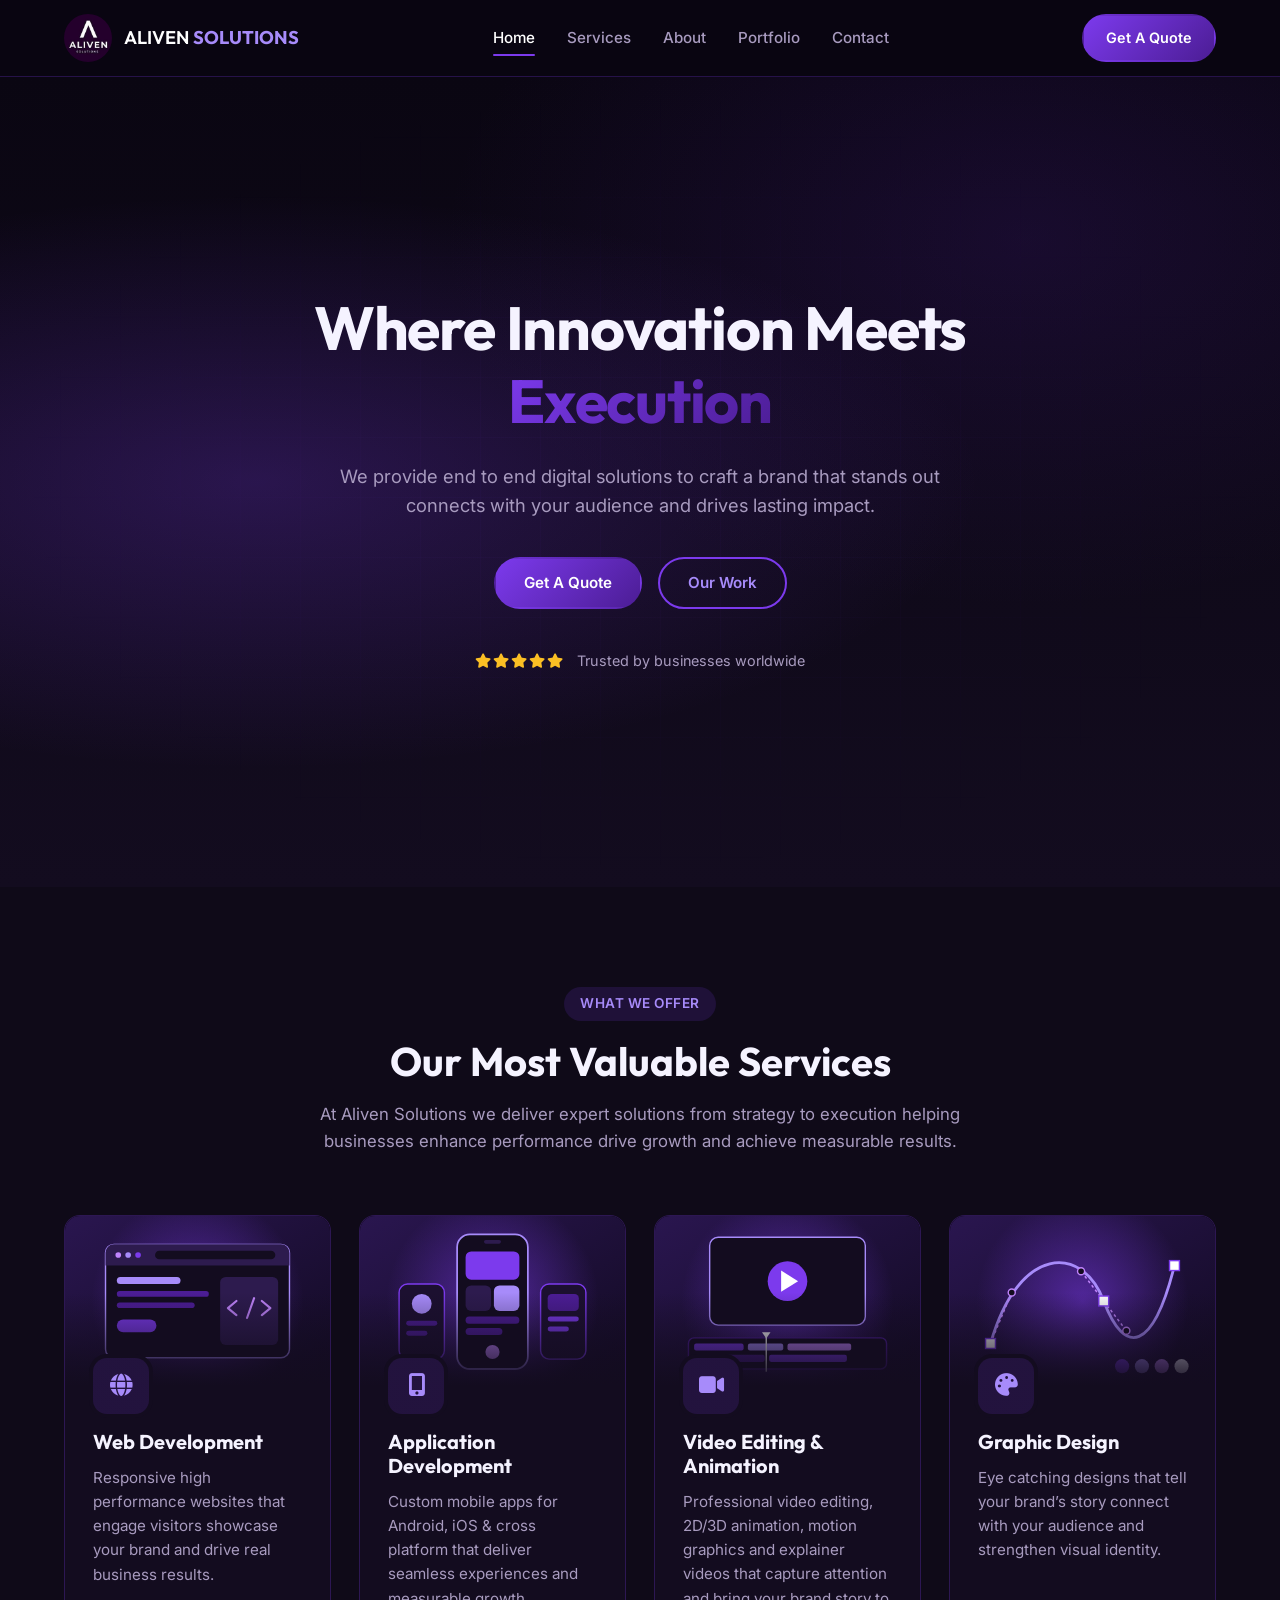
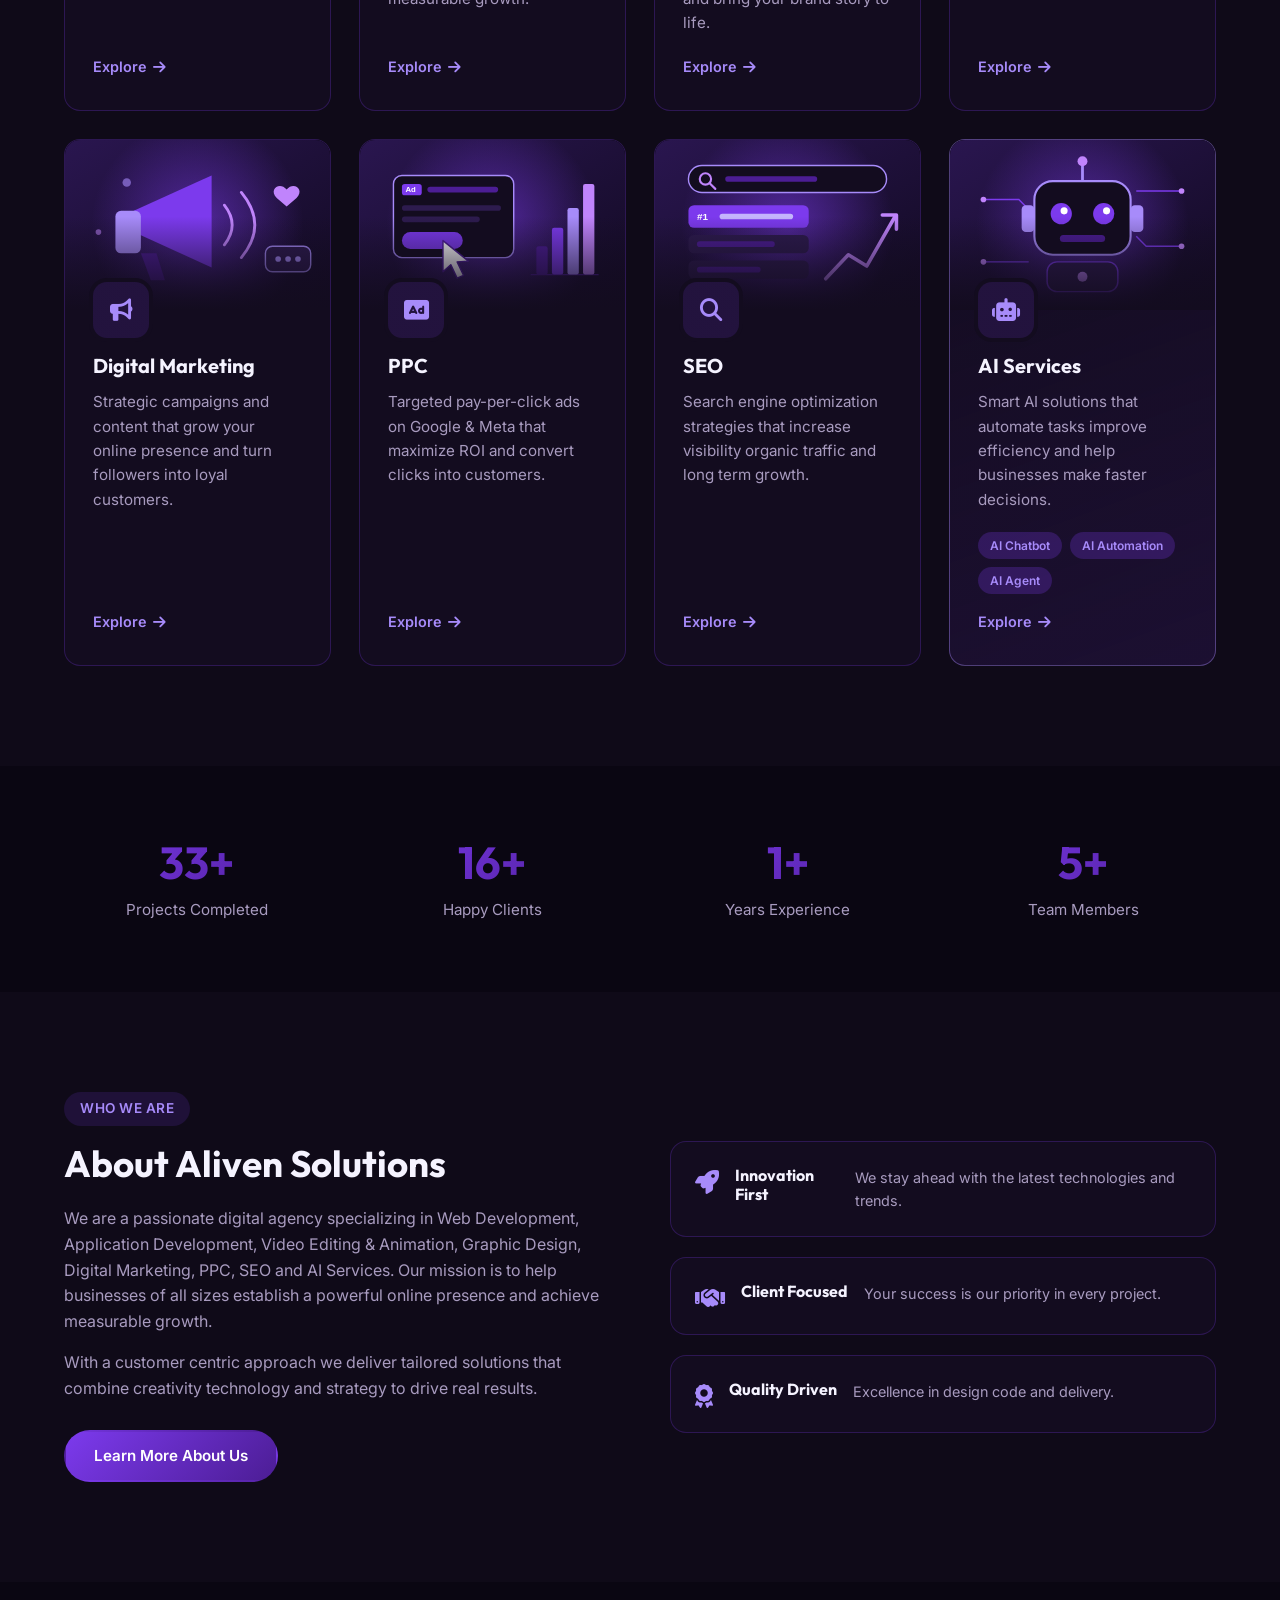
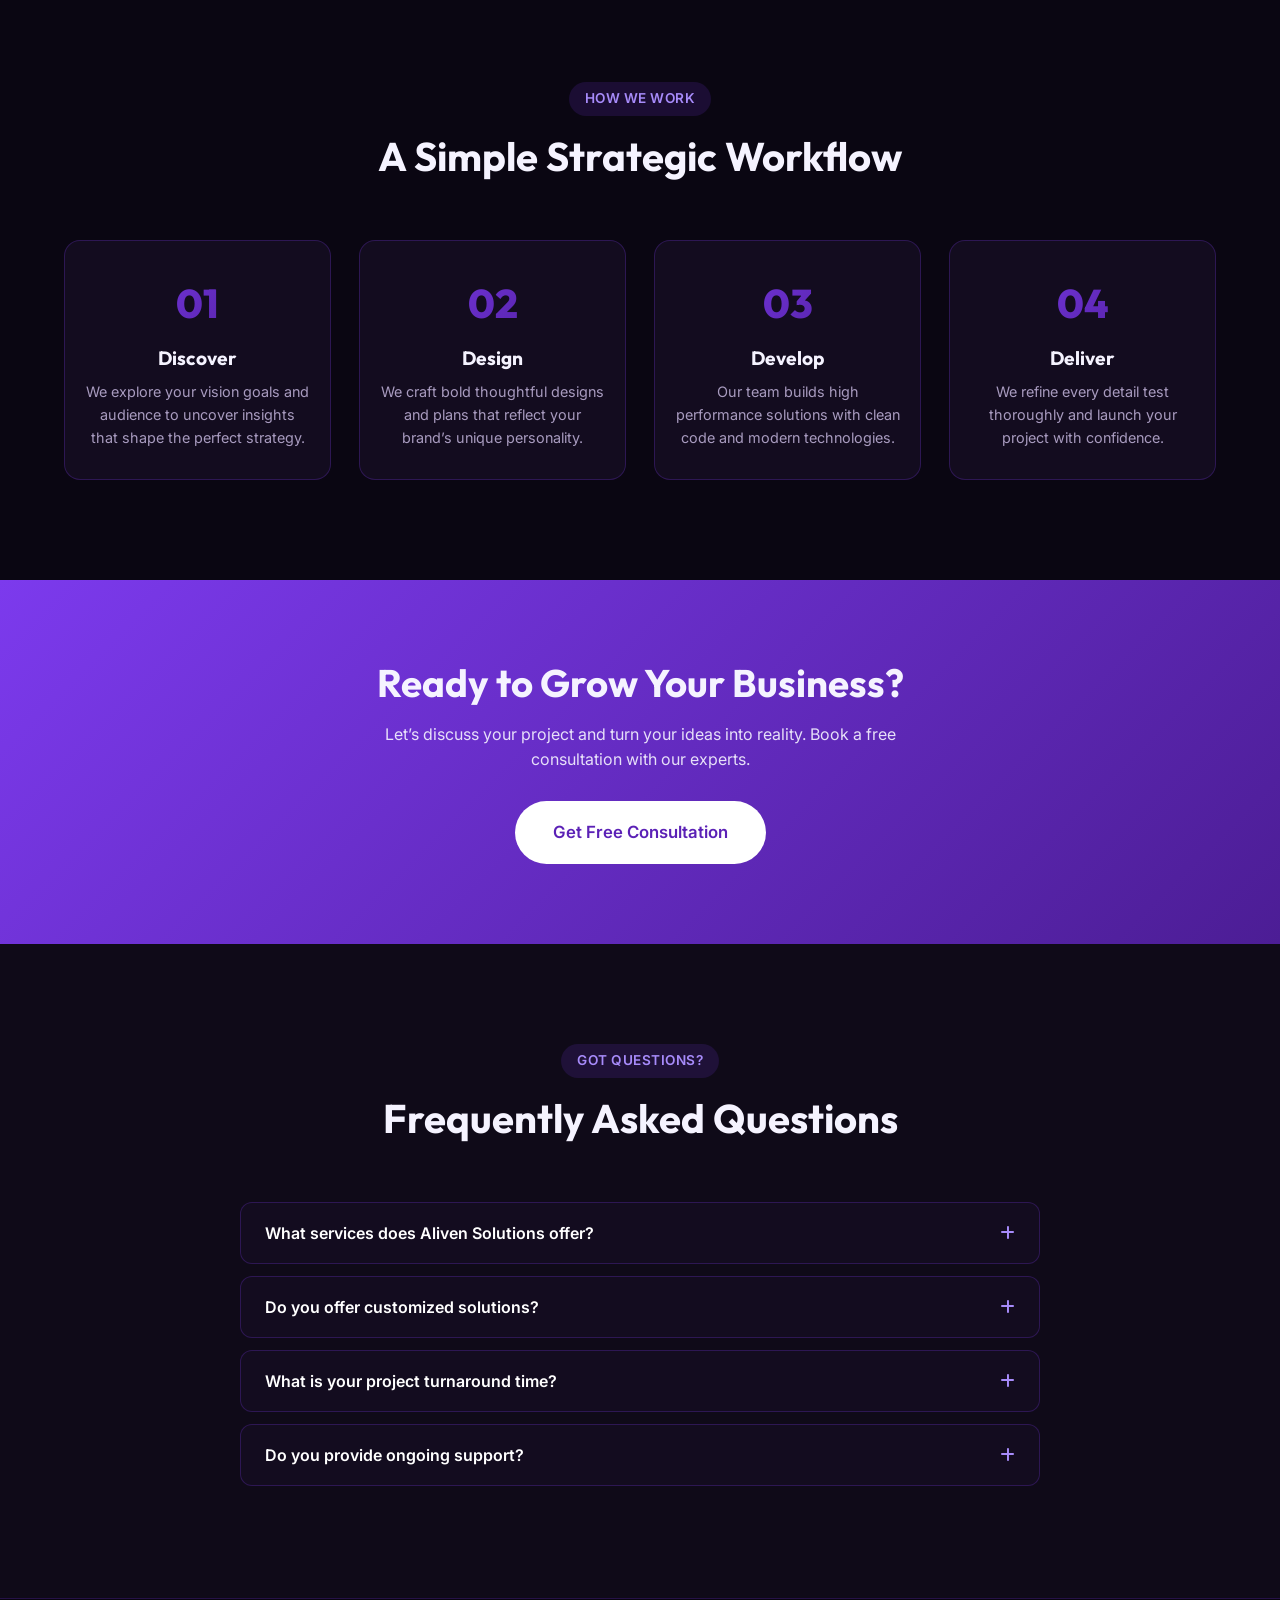
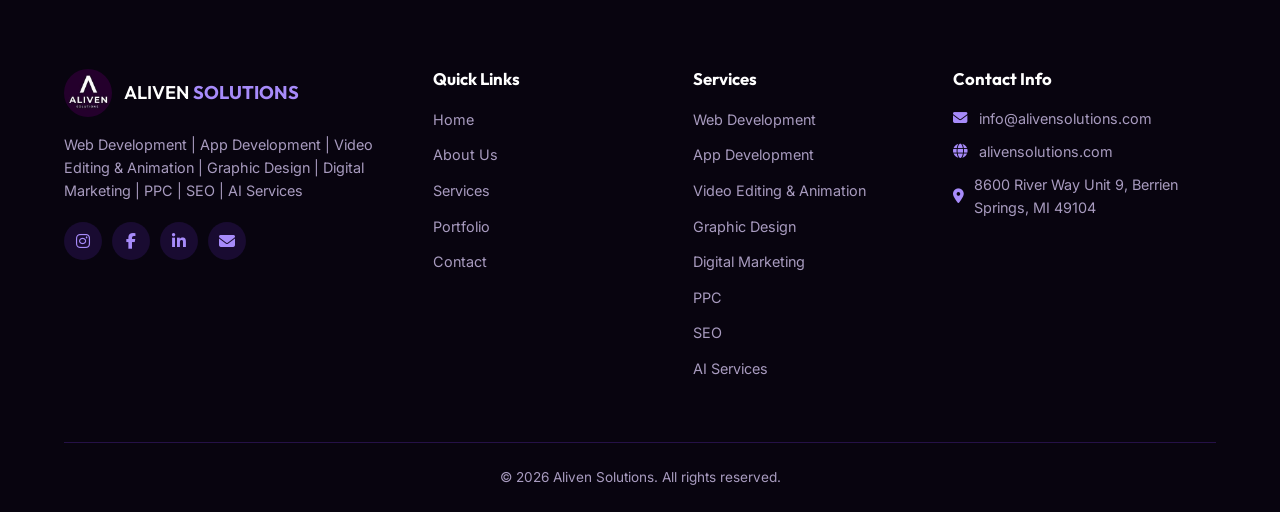
<file: index.html>
<!DOCTYPE html>
<html lang="en">
<head>
  <meta charset="UTF-8" />
  <meta name="viewport" content="width=device-width, initial-scale=1.0" />
  <title>Aliven Solutions | Web, App & Digital Marketing Experts</title>
  <meta name="description" content="Aliven Solutions - Web Development, App Development, Video Editing & Animation, Graphic Design, Digital Marketing, PPC, SEO & AI Services. Transform your digital presence." />
  <link rel="icon" type="image/png" href="images/pic.jpg" />
  <link rel="stylesheet" href="css/style.css" />
  <link rel="stylesheet" href="https://cdnjs.cloudflare.com/ajax/libs/font-awesome/6.5.1/css/all.min.css" />
  <link href="https://fonts.googleapis.com/css2?family=Inter:wght@300;400;500;600;700;800&family=Outfit:wght@400;500;600;700;800&display=swap" rel="stylesheet" />
</head>
<body>
  <header class="navbar" id="navbar">
    <div class="container nav-container">
      <a href="index.html" class="logo">
        <img src="images/pic.jpg" alt="Aliven Solutions" />
        <span>ALIVEN <strong>SOLUTIONS</strong></span>
      </a>
      <nav class="nav-links" id="navLinks">
        <a href="index.html" class="active">Home</a>
        <a href="services.html">Services</a>
        <a href="about.html">About</a>
        <a href="portfolio.html">Portfolio</a>
        <a href="contact.html">Contact</a>
      </nav>
      <a href="contact.html" class="btn btn-primary nav-cta">Get A Quote</a>
      <button class="menu-toggle" id="menuToggle" aria-label="Menu">
        <span></span><span></span><span></span>
      </button>
    </div>
  </header>

  <section class="hero">
    <div class="hero-bg"></div>
    <div class="container hero-content">
      <h1>Where Innovation Meets <span>Execution</span></h1>
      <p>We provide end to end digital solutions to craft a brand that stands out connects with your audience and drives lasting impact.</p>
      <div class="hero-buttons">
        <a href="contact.html" class="btn btn-primary">Get A Quote</a>
        <a href="portfolio.html" class="btn btn-outline">Our Work</a>
      </div>
      <div class="hero-rating">
        <div class="stars">
          <i class="fas fa-star"></i><i class="fas fa-star"></i><i class="fas fa-star"></i><i class="fas fa-star"></i><i class="fas fa-star"></i>
        </div>
        <span>Trusted by businesses worldwide</span>
      </div>
    </div>
  </section>

  <section class="services section" id="services">
    <div class="container">
      <div class="section-header">
        <span class="section-tag">What We Offer</span>
        <h2>Our Most Valuable Services</h2>
        <p>At Aliven Solutions we deliver expert solutions from strategy to execution helping businesses enhance performance drive growth and achieve measurable results.</p>
      </div>
      <div class="services-grid">
        <div class="service-card">
          <div class="service-thumb">
            <img src="images/services/web.svg" alt="Web Development" loading="lazy" />
          </div>
          <div class="service-icon"><i class="fas fa-globe"></i></div>
          <h3>Web Development</h3>
          <p>Responsive high performance websites that engage visitors showcase your brand and drive real business results.</p>
          <a href="services.html#web" class="service-link">Explore <i class="fas fa-arrow-right"></i></a>
        </div>
        <div class="service-card">
          <div class="service-thumb">
            <img src="images/services/app.svg" alt="Application Development" loading="lazy" />
          </div>
          <div class="service-icon"><i class="fas fa-mobile-alt"></i></div>
          <h3>Application Development</h3>
          <p>Custom mobile apps for Android, iOS &amp; cross platform that deliver seamless experiences and measurable growth.</p>
          <a href="services.html#app" class="service-link">Explore <i class="fas fa-arrow-right"></i></a>
        </div>
        <div class="service-card">
          <div class="service-thumb">
            <img src="images/services/video.svg" alt="Video Editing &amp; Animation" loading="lazy" />
          </div>
          <div class="service-icon"><i class="fas fa-video"></i></div>
          <h3>Video Editing &amp; Animation</h3>
          <p>Professional video editing, 2D/3D animation, motion graphics and explainer videos that capture attention and bring your brand story to life.</p>
          <a href="services.html#video" class="service-link">Explore <i class="fas fa-arrow-right"></i></a>
        </div>
        <div class="service-card">
          <div class="service-thumb">
            <img src="images/services/graphic.svg" alt="Graphic Design" loading="lazy" />
          </div>
          <div class="service-icon"><i class="fas fa-palette"></i></div>
          <h3>Graphic Design</h3>
          <p>Eye catching designs that tell your brand’s story connect with your audience and strengthen visual identity.</p>
          <a href="services.html#graphic" class="service-link">Explore <i class="fas fa-arrow-right"></i></a>
        </div>
        <div class="service-card">
          <div class="service-thumb">
            <img src="images/services/marketing.svg" alt="Digital Marketing" loading="lazy" />
          </div>
          <div class="service-icon"><i class="fas fa-bullhorn"></i></div>
          <h3>Digital Marketing</h3>
          <p>Strategic campaigns and content that grow your online presence and turn followers into loyal customers.</p>
          <a href="services.html#digital" class="service-link">Explore <i class="fas fa-arrow-right"></i></a>
        </div>
        <div class="service-card">
          <div class="service-thumb">
            <img src="images/services/ppc.svg" alt="PPC" loading="lazy" />
          </div>
          <div class="service-icon"><i class="fas fa-ad"></i></div>
          <h3>PPC</h3>
          <p>Targeted pay-per-click ads on Google &amp; Meta that maximize ROI and convert clicks into customers.</p>
          <a href="services.html#ppc" class="service-link">Explore <i class="fas fa-arrow-right"></i></a>
        </div>
        <div class="service-card">
          <div class="service-thumb">
            <img src="images/services/seo.svg" alt="SEO" loading="lazy" />
          </div>
          <div class="service-icon"><i class="fas fa-search"></i></div>
          <h3>SEO</h3>
          <p>Search engine optimization strategies that increase visibility organic traffic and long term growth.</p>
          <a href="services.html#seo" class="service-link">Explore <i class="fas fa-arrow-right"></i></a>
        </div>
        <div class="service-card service-card-ai">
          <div class="service-thumb">
            <img src="images/services/ai.svg" alt="AI Services" loading="lazy" />
          </div>
          <div class="service-icon"><i class="fas fa-robot"></i></div>
          <h3>AI Services</h3>
          <p>Smart AI solutions that automate tasks improve efficiency and help businesses make faster decisions.</p>
          <div class="ai-tags">
            <span>AI Chatbot</span>
            <span>AI Automation</span>
            <span>AI Agent</span>
          </div>
          <a href="services.html#ai" class="service-link">Explore <i class="fas fa-arrow-right"></i></a>
        </div>
      </div>
    </div>
  </section>

  <section class="stats section">
    <div class="container">
      <div class="stats-grid">
        <div class="stat-item">
          <h3 class="counter" data-target="100">0</h3>
          <p>Projects Completed</p>
        </div>
        <div class="stat-item">
          <h3 class="counter" data-target="50">0</h3>
          <p>Happy Clients</p>
        </div>
        <div class="stat-item">
          <h3 class="counter" data-target="5">0</h3>
          <p>Years Experience</p>
        </div>
        <div class="stat-item">
          <h3 class="counter" data-target="15">0</h3>
          <p>Team Members</p>
        </div>
      </div>
    </div>
  </section>

  <section class="about-preview section">
    <div class="container">
      <div class="about-grid">
        <div class="about-content">
          <span class="section-tag">Who We Are</span>
          <h2>About Aliven Solutions</h2>
          <p>We are a passionate digital agency specializing in Web Development, Application Development, Video Editing &amp; Animation, Graphic Design, Digital Marketing, PPC, SEO and AI Services. Our mission is to help businesses of all sizes establish a powerful online presence and achieve measurable growth.</p>
          <p>With a customer centric approach we deliver tailored solutions that combine creativity technology and strategy to drive real results.</p>
          <a href="about.html" class="btn btn-primary">Learn More About Us</a>
        </div>
        <div class="about-image">
          <div class="about-card">
            <i class="fas fa-rocket"></i>
            <h4>Innovation First</h4>
            <p>We stay ahead with the latest technologies and trends.</p>
          </div>
          <div class="about-card">
            <i class="fas fa-handshake"></i>
            <h4>Client Focused</h4>
            <p>Your success is our priority in every project.</p>
          </div>
          <div class="about-card">
            <i class="fas fa-award"></i>
            <h4>Quality Driven</h4>
            <p>Excellence in design code and delivery.</p>
          </div>
        </div>
      </div>
    </div>
  </section>

  <section class="process section">
    <div class="container">
      <div class="section-header">
        <span class="section-tag">How We Work</span>
        <h2>A Simple Strategic Workflow</h2>
      </div>
      <div class="process-grid">
        <div class="process-step">
          <div class="step-num">01</div>
          <h3>Discover</h3>
          <p>We explore your vision goals and audience to uncover insights that shape the perfect strategy.</p>
        </div>
        <div class="process-step">
          <div class="step-num">02</div>
          <h3>Design</h3>
          <p>We craft bold thoughtful designs and plans that reflect your brand’s unique personality.</p>
        </div>
        <div class="process-step">
          <div class="step-num">03</div>
          <h3>Develop</h3>
          <p>Our team builds high performance solutions with clean code and modern technologies.</p>
        </div>
        <div class="process-step">
          <div class="step-num">04</div>
          <h3>Deliver</h3>
          <p>We refine every detail test thoroughly and launch your project with confidence.</p>
        </div>
      </div>
    </div>
  </section>

  <section class="cta-section">
    <div class="container">
      <h2>Ready to Grow Your Business?</h2>
      <p>Let’s discuss your project and turn your ideas into reality. Book a free consultation with our experts.</p>
      <a href="contact.html" class="btn btn-primary btn-lg">Get Free Consultation</a>
    </div>
  </section>

  <section class="faq section">
    <div class="container">
      <div class="section-header">
        <span class="section-tag">Got Questions?</span>
        <h2>Frequently Asked Questions</h2>
      </div>
      <div class="faq-list">
        <div class="faq-item">
          <button class="faq-question">What services does Aliven Solutions offer? <i class="fas fa-plus"></i></button>
          <div class="faq-answer">
            <p>We offer Web Development, Application Development, Video Editing &amp; Animation, Graphic Design, Digital Marketing, PPC, SEO and AI Services everything you need to build and grow your digital presence under one roof.</p>
          </div>
        </div>
        <div class="faq-item">
          <button class="faq-question">Do you offer customized solutions? <i class="fas fa-plus"></i></button>
          <div class="faq-answer">
            <p>Yes Every project is tailored to your unique business needs goals and brand identity. We never use one size fits all templates.</p>
          </div>
        </div>
        <div class="faq-item">
          <button class="faq-question">What is your project turnaround time? <i class="fas fa-plus"></i></button>
          <div class="faq-answer">
            <p>Timelines vary based on project scope. Small websites typically take 2–4 weeks. We provide a clear estimated timeline after understanding your requirements.</p>
          </div>
        </div>
        <div class="faq-item">
          <button class="faq-question">Do you provide ongoing support? <i class="fas fa-plus"></i></button>
          <div class="faq-answer">
            <p>Absolutely We offer maintenance support and optimization packages to keep your digital assets performing at their best long after launch.</p>
          </div>
        </div>
      </div>
    </div>
  </section>

  <footer class="footer">
    <div class="container">
      <div class="footer-grid">
        <div class="footer-brand">
          <a href="index.html" class="logo">
            <img src="images/pic.jpg" alt="Aliven Solutions" />
            <span>ALIVEN <strong>SOLUTIONS</strong></span>
          </a>
          <p>Web Development | App Development | Video Editing &amp; Animation | Graphic Design | Digital Marketing | PPC | SEO | AI Services</p>
          <div class="footer-social">
            <a href="https://www.instagram.com/alivensolutions/" target="_blank"><i class="fab fa-instagram"></i></a>
            <a href="https://www.facebook.com/profile.php?id=100065460550997&sk=directory_contact_info"><i class="fab fa-facebook-f"></i></a>
            <a href="https://www.linkedin.com/company/aliven-solutions" target="_blank"><i class="fab fa-linkedin-in"></i></a>
            <a href="mailto:alivensolutions@gmail.com" target="_blank"><i class="fas fa-envelope"></i></a>
          </div>
        </div>
        <div class="footer-links">
          <h4>Quick Links</h4>
          <ul>
            <li><a href="index.html">Home</a></li>
            <li><a href="about.html">About Us</a></li>
            <li><a href="services.html">Services</a></li>
            <li><a href="portfolio.html">Portfolio</a></li>
            <li><a href="contact.html">Contact</a></li>
          </ul>
        </div>
        <div class="footer-links">
          <h4>Services</h4>
          <ul>
            <li><a href="services.html#web">Web Development</a></li>
            <li><a href="services.html#app">App Development</a></li>
            <li><a href="services.html#video">Video Editing &amp; Animation</a></li>
            <li><a href="services.html#graphic">Graphic Design</a></li>
            <li><a href="services.html#digital">Digital Marketing</a></li>
            <li><a href="services.html#ppc">PPC</a></li>
            <li><a href="services.html#seo">SEO</a></li>
            <li><a href="services.html#ai">AI Services</a></li>
          </ul>
        </div>
        <div class="footer-contact">
          <h4>Contact Info</h4>
          <ul>
            <li><i class="fas fa-envelope"></i> <a href="mailto:alivensolutions@gmail.com">info@alivensolutions.com</a></li>
            <li><i class="fas fa-globe"></i> <a href="https://alivensolutions.com">alivensolutions.com</a></li>
            <li><i class="fas fa-map-marker-alt"></i> 8600 River Way Unit 9, Berrien Springs, MI 49104</li>
          </ul>
        </div>
      </div>
      <div class="footer-bottom">
        <p>&copy; 2026 Aliven Solutions. All rights reserved.</p>
      </div>
    </div>
  </footer>

  <script src="js/main.js"></script>
</body>
</html>
</file>
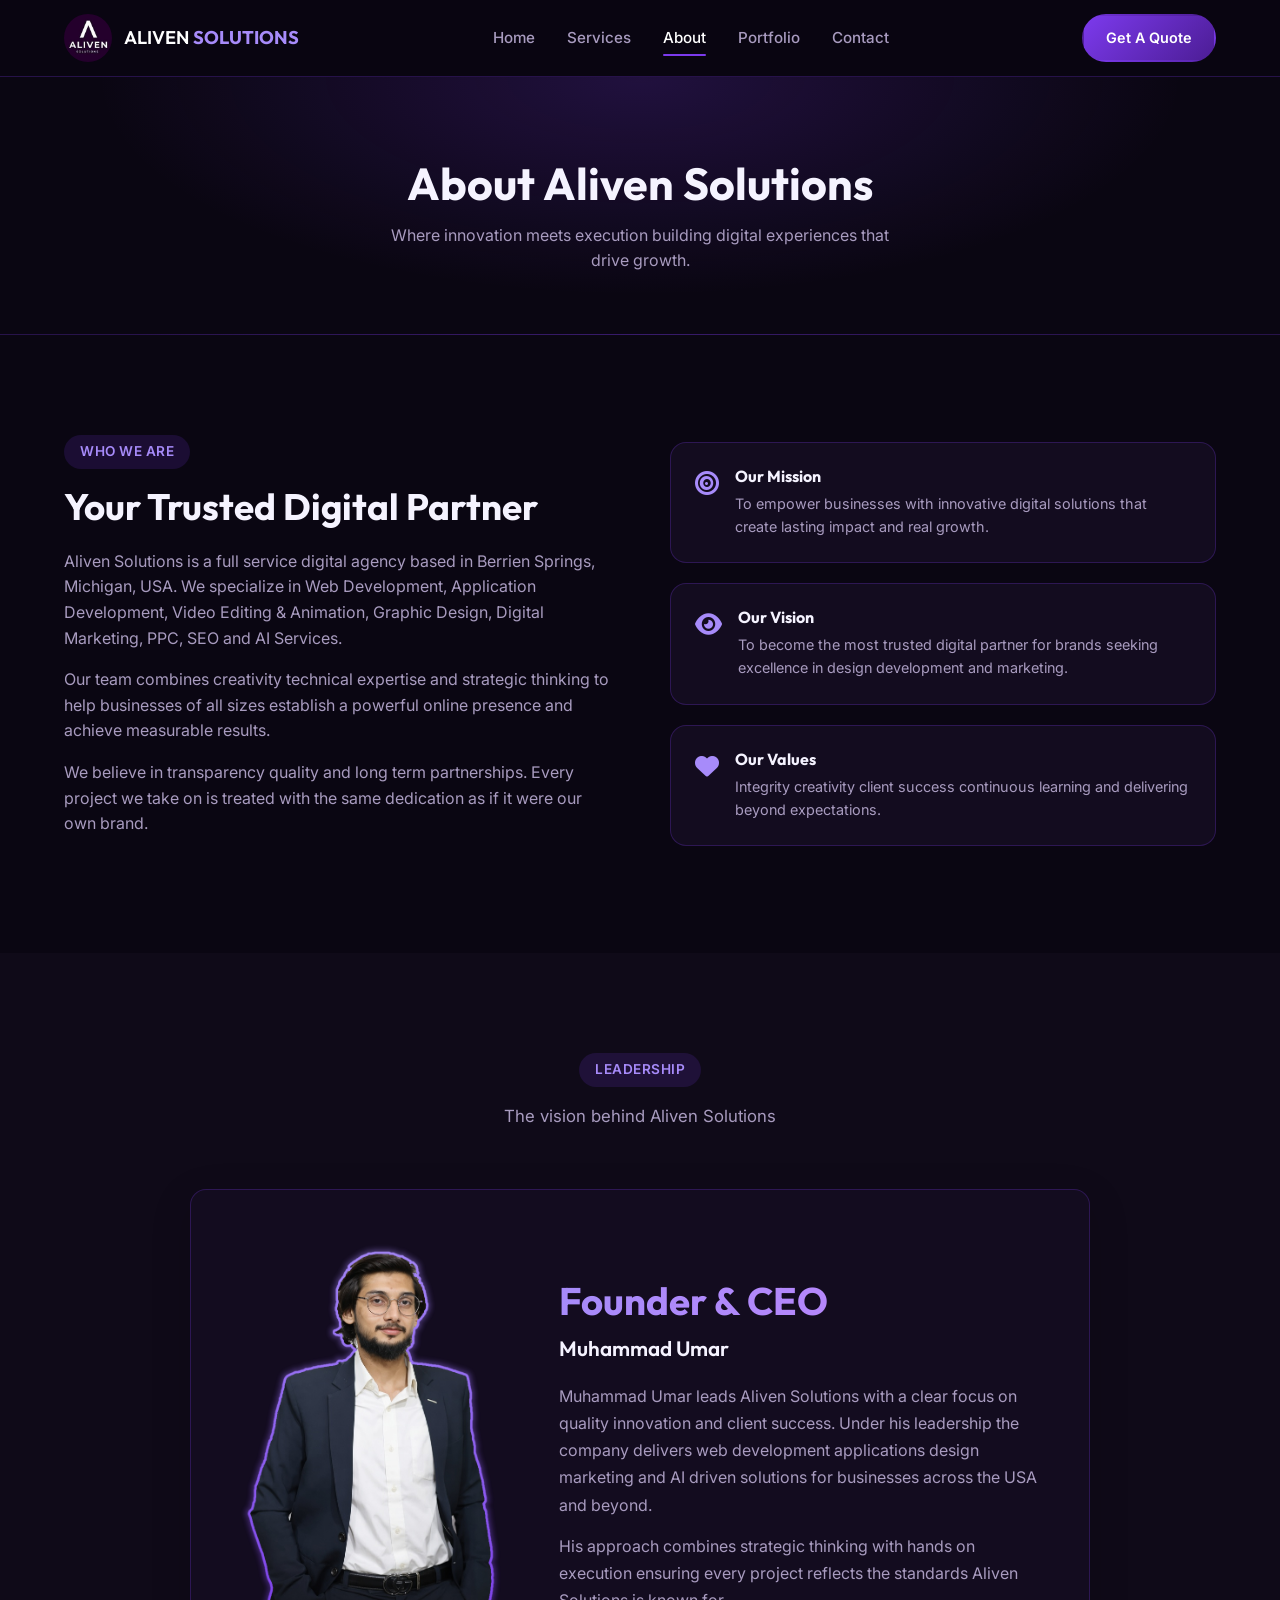
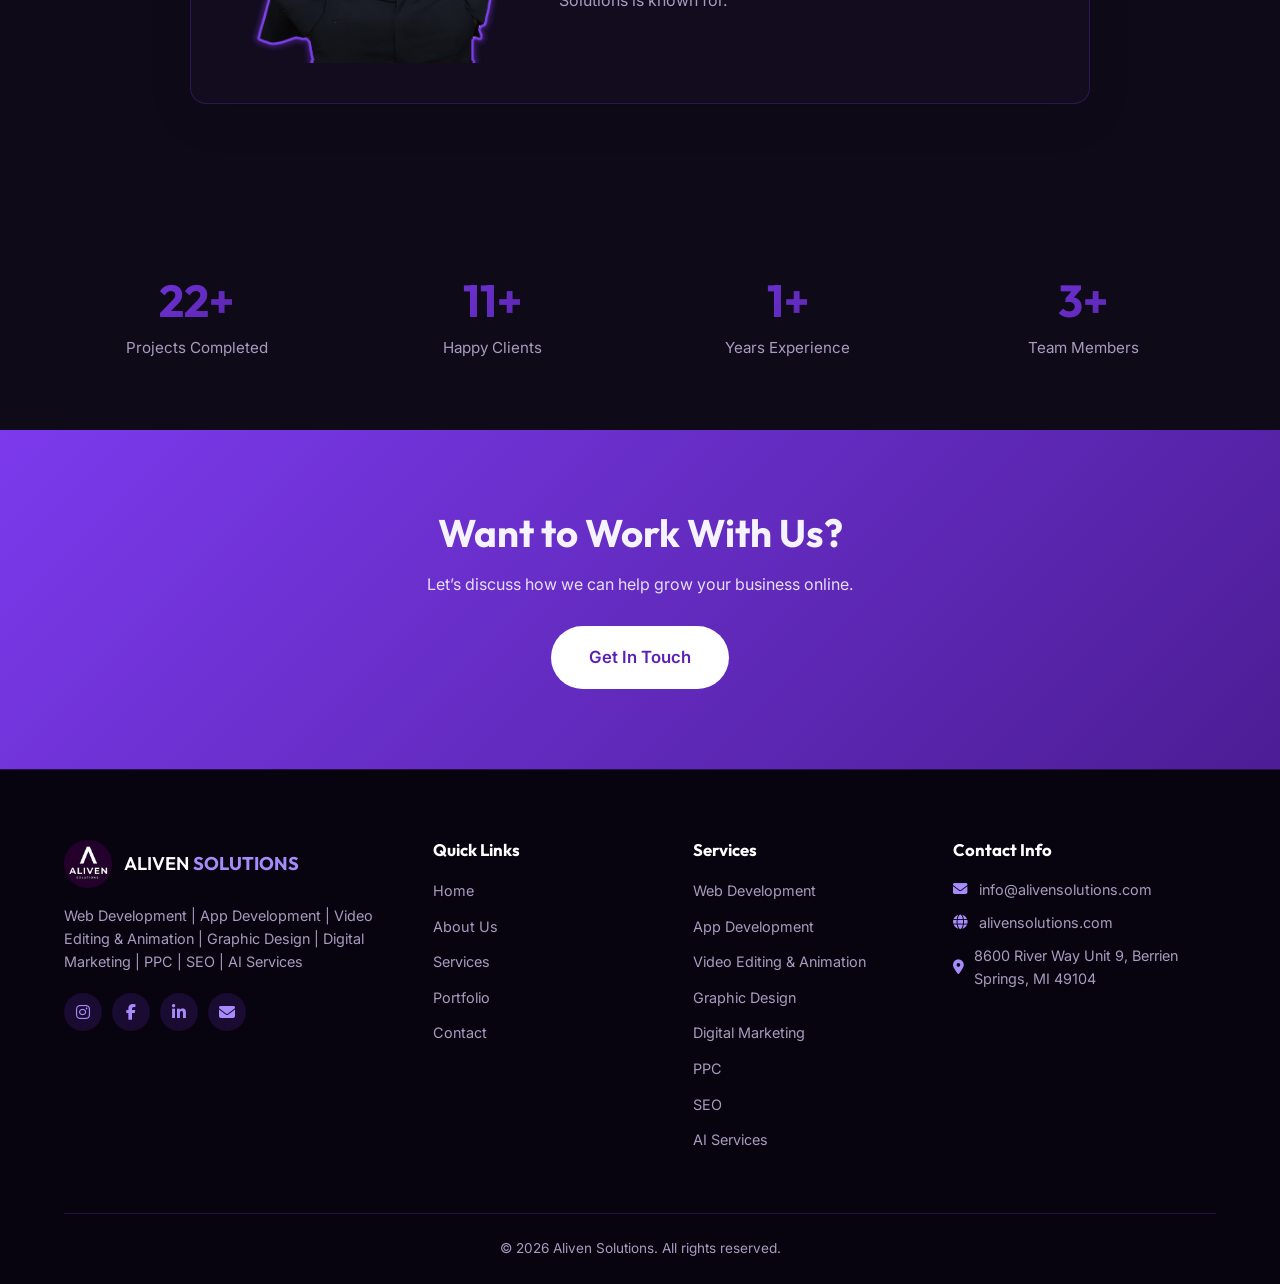
<file: about.html>
<!DOCTYPE html>
<html lang="en">
<head>
  <meta charset="UTF-8" />
  <meta name="viewport" content="width=device-width, initial-scale=1.0" />
  <title>About Us | Aliven Solutions</title>
  <meta name="description" content="Learn about Aliven Solutions — our mission, values, and expertise in digital services." />
  <link rel="icon" type="image/png" href="images/favicon.png" />
  <link rel="stylesheet" href="css/style.css" />
  <link rel="stylesheet" href="https://cdnjs.cloudflare.com/ajax/libs/font-awesome/6.5.1/css/all.min.css" />
  <link href="https://fonts.googleapis.com/css2?family=Inter:wght@300;400;500;600;700;800&family=Outfit:wght@400;500;600;700;800&display=swap" rel="stylesheet" />
  <style>
    .founder-photo {
      background: none !important;
      border: none !important;
      border-radius: 0 !important;
      box-shadow: none !important;
      overflow: visible !important;
    }
    .founder-photo img {
      background: none !important;
      border: none !important;
      border-radius: 0 !important;
      box-shadow: none !important;
      object-fit: contain;
      display: block;
      width: 100%;
      height: auto;
    }
  </style>
</head>
<body>
  <header class="navbar" id="navbar">
    <div class="container nav-container">
      <a href="index.html" class="logo">
        <img src="images/pic.jpg" alt="Aliven Solutions" />
        <span>ALIVEN <strong>SOLUTIONS</strong></span>
      </a>
      <nav class="nav-links" id="navLinks">
        <a href="index.html">Home</a>
        <a href="services.html">Services</a>
        <a href="about.html" class="active">About</a>
        <a href="portfolio.html">Portfolio</a>
        <a href="contact.html">Contact</a>
      </nav>
      <a href="contact.html" class="btn btn-primary nav-cta">Get A Quote</a>
      <button class="menu-toggle" id="menuToggle" aria-label="Menu"><span></span><span></span><span></span></button>
    </div>
  </header>

  <section class="page-hero">
    <div class="container">
      <h1>About Aliven Solutions</h1>
      <p>Where innovation meets execution building digital experiences that drive growth.</p>
    </div>
  </section>

  <section class="section">
    <div class="container">
      <div class="about-grid">
        <div class="about-content">
          <span class="section-tag">Who We Are</span>
          <h2>Your Trusted Digital Partner</h2>
          <p>Aliven Solutions is a full service digital agency based in Berrien Springs, Michigan, USA. We specialize in Web Development, Application Development, Video Editing &amp; Animation, Graphic Design, Digital Marketing, PPC, SEO and AI Services.</p>
          <p>Our team combines creativity technical expertise and strategic thinking to help businesses of all sizes establish a powerful online presence and achieve measurable results.</p>
          <p>We believe in transparency quality and long term partnerships. Every project we take on is treated with the same dedication as if it were our own brand.</p>
        </div>
        <div class="about-image">
          <div class="about-card">
            <i class="fas fa-bullseye"></i>
            <div>
              <h4>Our Mission</h4>
              <p>To empower businesses with innovative digital solutions that create lasting impact and real growth.</p>
            </div>
          </div>
          <div class="about-card">
            <i class="fas fa-eye"></i>
            <div>
              <h4>Our Vision</h4>
              <p>To become the most trusted digital partner for brands seeking excellence in design development and marketing.</p>
            </div>
          </div>
          <div class="about-card">
            <i class="fas fa-heart"></i>
            <div>
              <h4>Our Values</h4>
              <p>Integrity creativity client success continuous learning and delivering beyond expectations.</p>
            </div>
          </div>
        </div>
      </div>
    </div>
  </section>


  <section class="section founder-section" style="background: var(--bg-section);">
    <div class="container">
      <div class="section-header">
        <span class="section-tag">Leadership</span>
        <p>The vision behind Aliven Solutions</p>
      </div>
      <div class="founder-card">
        <div class="founder-photo">
          <img src="images/founder.png" alt="Muhammad Umar - Founder &amp; CEO" />
        </div>
        <div class="founder-info">
          <h3 class="founder-title">Founder &amp; CEO</h3>
          <span class="founder-name">Muhammad Umar</span>
          <p>Muhammad Umar leads Aliven Solutions with a clear focus on quality innovation and client success. Under his leadership the company delivers web development applications design marketing and AI driven solutions for businesses across the USA and beyond.</p>
          <p>His approach combines strategic thinking with hands on execution ensuring every project reflects the standards Aliven Solutions is known for.</p>
        </div>
      </div>
    </div>
  </section>

  <section class="stats section" style="background: var(--bg-section);">
    <div class="container">
      <div class="stats-grid">
        <div class="stat-item">
          <h3 class="counter" data-target="100">0</h3>
          <p>Projects Completed</p>
        </div>
        <div class="stat-item">
          <h3 class="counter" data-target="50">0</h3>
          <p>Happy Clients</p>
        </div>
        <div class="stat-item">
          <h3 class="counter" data-target="5">0</h3>
          <p>Years Experience</p>
        </div>
        <div class="stat-item">
          <h3 class="counter" data-target="15">0</h3>
          <p>Team Members</p>
        </div>
      </div>
    </div>
  </section>

  <section class="cta-section">
    <div class="container">
      <h2>Want to Work With Us?</h2>
      <p>Let’s discuss how we can help grow your business online.</p>
      <a href="contact.html" class="btn btn-primary btn-lg">Get In Touch</a>
    </div>
  </section>

  <footer class="footer">
    <div class="container">
      <div class="footer-grid">
        <div class="footer-brand">
          <a href="index.html" class="logo">
            <img src="images/pic.jpg" alt="Aliven Solutions" />
            <span>ALIVEN <strong>SOLUTIONS</strong></span>
          </a>
          <p>Web Development | App Development | Video Editing &amp; Animation | Graphic Design | Digital Marketing | PPC | SEO | AI Services</p>
          <div class="footer-social">
            <a href="https://www.instagram.com/alivensolutions/" target="_blank"><i class="fab fa-instagram"></i></a>
            <a href="https://www.facebook.com/profile.php?id=100065460550997&sk=directory_contact_info"><i class="fab fa-facebook-f"></i></a>
            <a href="https://www.linkedin.com/company/aliven-solutions" target="_blank"><i class="fab fa-linkedin-in"></i></a>
            <a href="mailto:alivensolutions@gmail.com" target="_blank"><i class="fas fa-envelope"></i></a>
          </div>
        </div>
        <div class="footer-links">
          <h4>Quick Links</h4>
          <ul>
            <li><a href="index.html">Home</a></li>
            <li><a href="about.html">About Us</a></li>
            <li><a href="services.html">Services</a></li>
            <li><a href="portfolio.html">Portfolio</a></li>
            <li><a href="contact.html">Contact</a></li>
          </ul>
        </div>
        <div class="footer-links">
          <h4>Services</h4>
          <ul>
            <li><a href="services.html#web">Web Development</a></li>
            <li><a href="services.html#app">App Development</a></li>
            <li><a href="services.html#video">Video Editing &amp; Animation</a></li>
            <li><a href="services.html#graphic">Graphic Design</a></li>
            <li><a href="services.html#digital">Digital Marketing</a></li>
            <li><a href="services.html#ppc">PPC</a></li>
            <li><a href="services.html#seo">SEO</a></li>
            <li><a href="services.html#ai">AI Services</a></li>
          </ul>
        </div>
        <div class="footer-contact">
          <h4>Contact Info</h4>
          <ul>
            <li><i class="fas fa-envelope"></i> <a href="mailto:alivensolutions@gmail.com">info@alivensolutions.com</a></li>
            <li><i class="fas fa-globe"></i> <a href="https://alivensolutions.com">alivensolutions.com</a></li>
            <li><i class="fas fa-map-marker-alt"></i> 8600 River Way Unit 9, Berrien Springs, MI 49104</li>
          </ul>
        </div>
      </div>
      <div class="footer-bottom">
        <p>&copy; 2026 Aliven Solutions. All rights reserved.</p>
      </div>
    </div>
  </footer>
  <script src="js/main.js"></script>
</body>
</html>
</file>
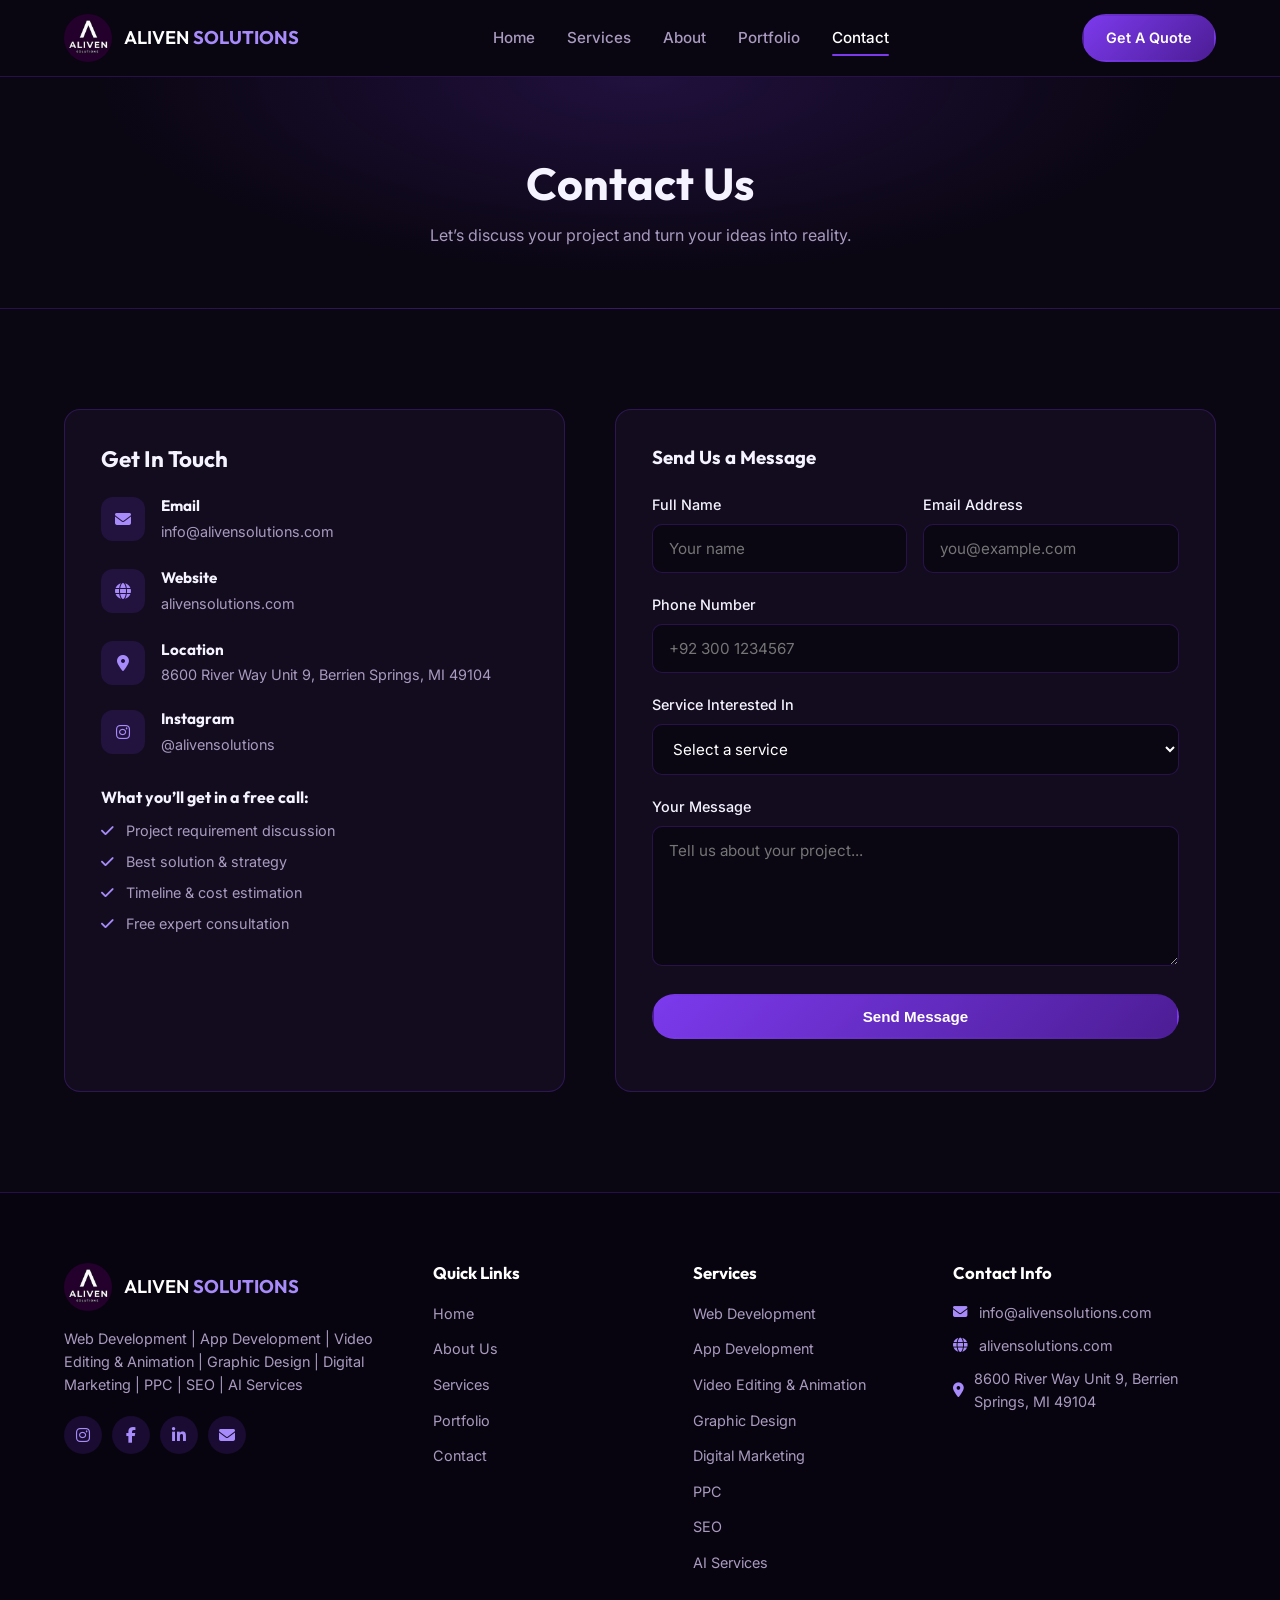
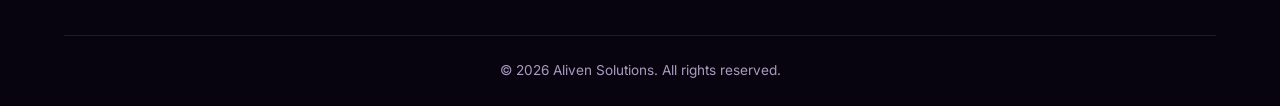
<file: contact.html>
<!DOCTYPE html>
<html lang="en">
<head>
  <meta charset="UTF-8" />
  <meta name="viewport" content="width=device-width, initial-scale=1.0" />
  <title>Contact Us | Aliven Solutions</title>
  <meta name="description" content="Get in touch with Aliven Solutions for a free consultation on your next digital project." />
  <link rel="icon" type="image/png" href="images/favicon.png" />
  <link rel="stylesheet" href="css/style.css" />
  <link rel="stylesheet" href="https://cdnjs.cloudflare.com/ajax/libs/font-awesome/6.5.1/css/all.min.css" />
  <link href="https://fonts.googleapis.com/css2?family=Inter:wght@300;400;500;600;700;800&family=Outfit:wght@400;500;600;700;800&display=swap" rel="stylesheet" />
</head>
<body>
  <header class="navbar" id="navbar">
    <div class="container nav-container">
      <a href="index.html" class="logo">
        <img src="images/pic.jpg" alt="Aliven Solutions" />
        <span>ALIVEN <strong>SOLUTIONS</strong></span>
      </a>
      <nav class="nav-links" id="navLinks">
        <a href="index.html">Home</a>
        <a href="services.html">Services</a>
        <a href="about.html">About</a>
        <a href="portfolio.html">Portfolio</a>
        <a href="contact.html" class="active">Contact</a>
      </nav>
      <a href="contact.html" class="btn btn-primary nav-cta">Get A Quote</a>
      <button class="menu-toggle" id="menuToggle" aria-label="Menu"><span></span><span></span><span></span></button>
    </div>
  </header>

  <section class="page-hero">
    <div class="container">
      <h1>Contact Us</h1>
      <p>Let’s discuss your project and turn your ideas into reality.</p>
    </div>
  </section>

  <section class="section">
    <div class="container">
      <div class="contact-grid">
        <div class="contact-info-card">
          <h3>Get In Touch</h3>
          <div class="contact-detail">
            <i class="fas fa-envelope"></i>
            <div>
              <h4>Email</h4>
              <a href="mailto:alivensolutions@gmail.com">info@alivensolutions.com</a>
            </div>
          </div>
          <div class="contact-detail">
            <i class="fas fa-globe"></i>
            <div>
              <h4>Website</h4>
              <a href="https://alivensolutions.com">alivensolutions.com</a>
            </div>
          </div>
          <div class="contact-detail">
            <i class="fas fa-map-marker-alt"></i>
            <div>
              <h4>Location</h4>
              <p>8600 River Way Unit 9, Berrien Springs, MI 49104</p>
            </div>
          </div>
          <div class="contact-detail">
            <i class="fab fa-instagram"></i>
            <div>
              <h4>Instagram</h4>
              <a href="https://www.instagram.com/alivensolutions/" target="_blank">@alivensolutions</a>
            </div>
          </div>
          <div style="margin-top: 30px;">
            <h4 style="margin-bottom: 12px;">What you’ll get in a free call:</h4>
            <ul style="list-style: none; color: var(--text-muted); font-size: 0.9rem;">
              <li style="margin-bottom: 8px;"><i class="fas fa-check" style="color: var(--primary-light); margin-right: 8px;"></i> Project requirement discussion</li>
              <li style="margin-bottom: 8px;"><i class="fas fa-check" style="color: var(--primary-light); margin-right: 8px;"></i> Best solution &amp; strategy</li>
              <li style="margin-bottom: 8px;"><i class="fas fa-check" style="color: var(--primary-light); margin-right: 8px;"></i> Timeline &amp; cost estimation</li>
              <li style="margin-bottom: 8px;"><i class="fas fa-check" style="color: var(--primary-light); margin-right: 8px;"></i> Free expert consultation</li>
            </ul>
          </div>
        </div>

        <div class="contact-form">
          <h3 style="margin-bottom: 24px;">Send Us a Message</h3>

          <!-- Web3Forms (submitted via js/main.js, with direct POST as fallback) -->
          <form id="contactForm" action="https://api.web3forms.com/submit" method="POST">

            <!-- Web3Forms Access Key -->
            <input type="hidden" name="access_key" value="1de928fa-f00a-4878-ac8d-cd3aba40ab5d" />
            <input type="hidden" name="subject" value="New message from Aliven Solutions website" />
            <input type="hidden" name="from_name" value="Aliven Solutions Website" />

            <!-- Spam Trap -->
            <input type="checkbox" name="botcheck" style="display:none" tabindex="-1" autocomplete="off" />

            <div class="form-row">
              <div class="form-group">
                <label for="name">Full Name</label>
                <input type="text" id="name" name="name" required placeholder="Your name" />
              </div>
              <div class="form-group">
                <label for="email">Email Address</label>
                <input type="email" id="email" name="email" required placeholder="you@example.com" />
              </div>
            </div>
            <div class="form-group">
              <label for="phone">Phone Number</label>
              <input type="tel" id="phone" name="phone" placeholder="+92 300 1234567" />
            </div>
            <div class="form-group">
              <label for="service">Service Interested In</label>
              <select id="service" name="service">
                <option value="">Select a service</option>
                <option value="Web Development">Web Development</option>
                <option value="Application Development">Application Development</option>
                <option value="Video Editing &amp; Animation">Video Editing &amp; Animation</option>
                <option value="Graphic Design">Graphic Design</option>
                <option value="Digital Marketing">Digital Marketing</option>
                <option value="PPC">PPC</option>
                <option value="SEO">SEO</option>
                <option value="AI Services">AI Services</option>
                <option value="Other">Other</option>
              </select>
            </div>
            <div class="form-group">
              <label for="message">Your Message</label>
              <textarea id="message" name="message" required placeholder="Tell us about your project..."></textarea>
            </div>
            <button type="submit" class="btn btn-primary" style="width: 100%; justify-content: center;">Send Message</button>
            <p id="formStatus" role="status" aria-live="polite" style="text-align:center; margin-top:16px;"></p>
          </form>

        </div>
      </div>
    </div>
  </section>

  <footer class="footer">
    <div class="container">
      <div class="footer-grid">
        <div class="footer-brand">
          <a href="index.html" class="logo">
            <img src="images/pic.jpg" alt="Aliven Solutions" />
            <span>ALIVEN <strong>SOLUTIONS</strong></span>
          </a>
          <p>Web Development | App Development | Video Editing &amp; Animation | Graphic Design | Digital Marketing | PPC | SEO | AI Services</p>
          <div class="footer-social">
            <a href="https://www.instagram.com/alivensolutions/" target="_blank"><i class="fab fa-instagram"></i></a>
            <a href="https://www.facebook.com/profile.php?id=100065460550997&sk=directory_contact_info"><i class="fab fa-facebook-f"></i></a>
            <a href="https://www.linkedin.com/company/aliven-solutions"><i class="fab fa-linkedin-in"></i></a>
            <a href="mailto:alivensolutions@gmail.com" target="_blank"><i class="fas fa-envelope"></i></a>
          </div>
        </div>
        <div class="footer-links">
          <h4>Quick Links</h4>
          <ul>
            <li><a href="index.html">Home</a></li>
            <li><a href="about.html">About Us</a></li>
            <li><a href="services.html">Services</a></li>
            <li><a href="portfolio.html">Portfolio</a></li>
            <li><a href="contact.html">Contact</a></li>
          </ul>
        </div>
        <div class="footer-links">
          <h4>Services</h4>
          <ul>
            <li><a href="services.html#web">Web Development</a></li>
            <li><a href="services.html#app">App Development</a></li>
            <li><a href="services.html#video">Video Editing &amp; Animation</a></li>
            <li><a href="services.html#graphic">Graphic Design</a></li>
            <li><a href="services.html#digital">Digital Marketing</a></li>
            <li><a href="services.html#ppc">PPC</a></li>
            <li><a href="services.html#seo">SEO</a></li>
            <li><a href="services.html#ai">AI Services</a></li>
          </ul>
        </div>
        <div class="footer-contact">
          <h4>Contact Info</h4>
          <ul>
            <li><i class="fas fa-envelope"></i> <a href="mailto:alivensolutions@gmail.com">info@alivensolutions.com</a></li>
            <li><i class="fas fa-globe"></i> <a href="https://alivensolutions.com">alivensolutions.com</a></li>
            <li><i class="fas fa-map-marker-alt"></i> 8600 River Way Unit 9, Berrien Springs, MI 49104</li>
          </ul>
        </div>
      </div>
      <div class="footer-bottom">
        <p>&copy; 2026 Aliven Solutions. All rights reserved.</p>
      </div>
    </div>
  </footer>

  <script src="js/main.js"></script>
</body>
</html>
</file>
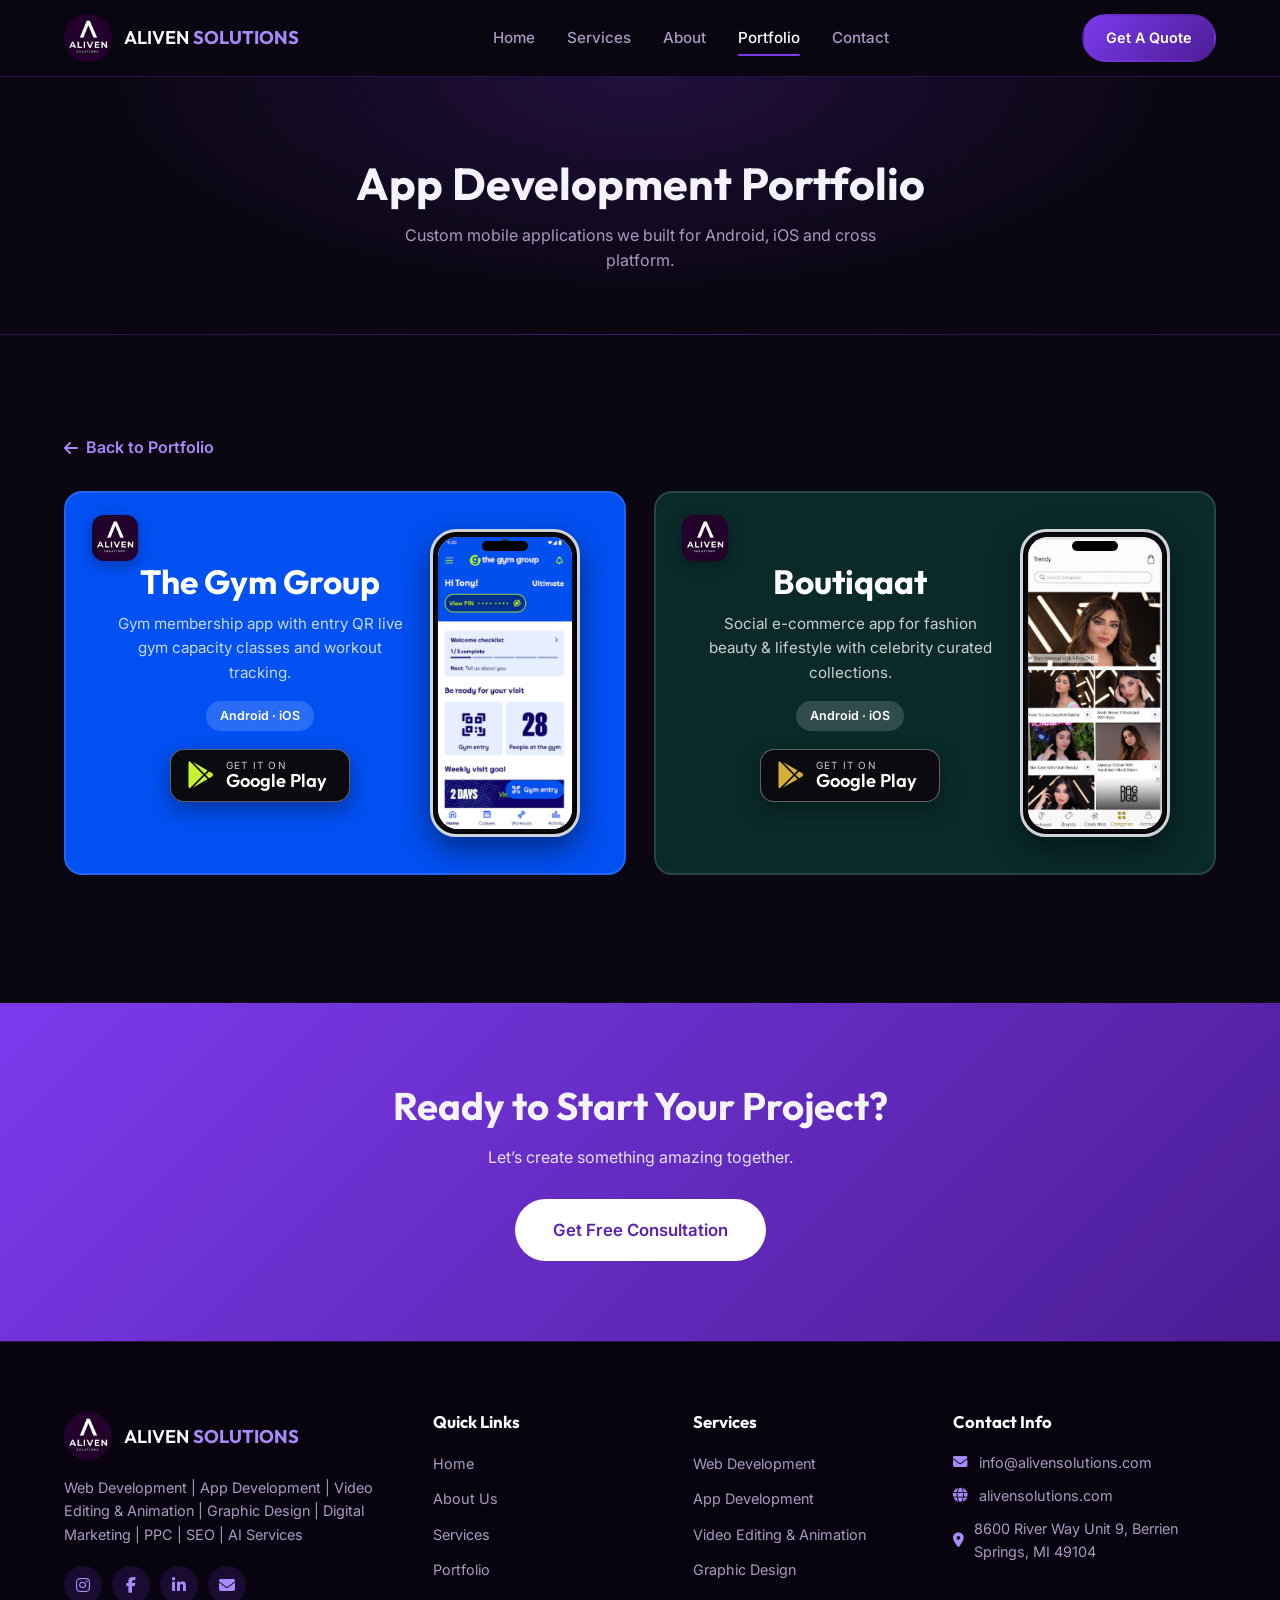
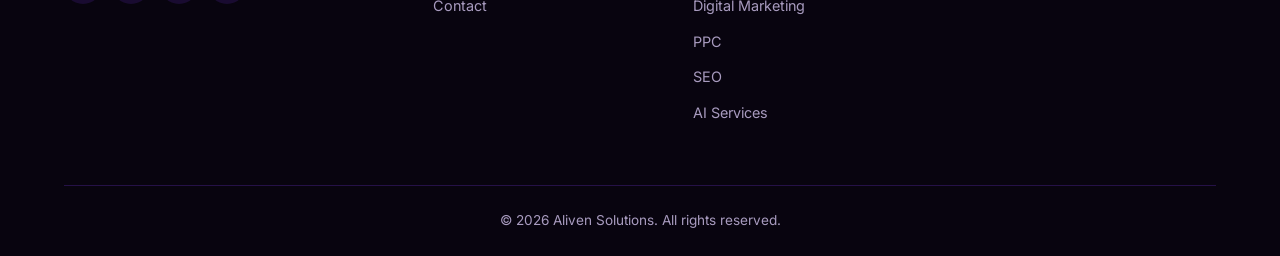
<file: portfolio-app.html>
<!DOCTYPE html>
<html lang="en">
<head>
  <meta charset="UTF-8" />
  <meta name="viewport" content="width=device-width, initial-scale=1.0" />
  <title>App Development Portfolio | Aliven Solutions</title>
  <meta name="description" content="Mobile app projects by Aliven Solutions." />
  <link rel="icon" type="image/png" href="images/favicon.png" />
  <link rel="stylesheet" href="css/style.css" />
  <link rel="stylesheet" href="https://cdnjs.cloudflare.com/ajax/libs/font-awesome/6.5.1/css/all.min.css" />
  <link href="https://fonts.googleapis.com/css2?family=Inter:wght@300;400;500;600;700;800&family=Outfit:wght@400;500;600;700;800&display=swap" rel="stylesheet" />
  <style>
    .cat-grid {
      display: grid;
      grid-template-columns: repeat(auto-fit, minmax(280px, 1fr));
      gap: 28px;
    }
    .cat-card {
      background: var(--bg-card);
      border: 1px solid var(--border);
      border-radius: var(--radius);
      overflow: hidden;
      transition: var(--transition);
    }
    .cat-card:hover {
      transform: translateY(-6px);
      border-color: var(--primary);
      box-shadow: var(--shadow);
    }
    .cat-card-img {
      height: 180px;
      background: linear-gradient(135deg, #1e1033, #2d1b4e);
      display: flex;
      align-items: center;
      justify-content: center;
      font-size: 3rem;
      color: var(--primary-light);
    }
    .cat-card-body {
      padding: 24px;
    }
    .cat-card-body h3 {
      margin-bottom: 8px;
      font-size: 1.15rem;
    }
    .cat-card-body p {
      color: var(--text-muted);
      font-size: 0.9rem;
      margin-bottom: 14px;
    }
    .cat-tag {
      display: inline-block;
      background: rgba(124, 58, 237, 0.15);
      color: var(--primary-light);
      padding: 4px 12px;
      border-radius: 50px;
      font-size: 0.75rem;
      font-weight: 600;
    }
    .app-grid {
      display: grid;
      grid-template-columns: repeat(auto-fit, minmax(420px, 1fr));
      gap: 28px;
      margin-bottom: 28px;
    }
    .app-card {
      position: relative;
      display: flex;
      align-items: center;
      justify-content: space-between;
      gap: 20px;
      min-height: 360px;
      padding: 36px 44px;
      border-radius: 18px;
      border: 2px solid rgba(255,255,255,0.12);
      overflow: hidden;
      background: var(--app-bg, #1e1033);
      color: #fff;
      text-decoration: none;
      transition: transform .3s, box-shadow .3s, border-color .3s;
    }
    .app-card:hover {
      transform: translateY(-6px);
      border-color: var(--app-accent, #a78bfa);
      box-shadow: 0 18px 40px rgba(0,0,0,0.45);
    }
    .app-card .app-brand {
      position: absolute;
      top: 22px; left: 26px;
      width: 46px; height: 46px;
      border-radius: 12px;
      object-fit: cover;
      box-shadow: 0 4px 14px rgba(0,0,0,0.3);
    }
    .app-info { flex: 1; text-align: center; z-index: 1; }
    .app-info h3 {
      font-family: 'Outfit', sans-serif;
      font-size: 2.1rem;
      line-height: 1.15;
      margin-bottom: 10px;
      color: #fff;
    }
    .app-info p {
      color: rgba(255,255,255,0.78);
      font-size: 0.95rem;
      margin-bottom: 16px;
    }
    .app-tag {
      display: inline-block;
      background: rgba(255,255,255,0.16);
      color: #fff;
      padding: 5px 14px;
      border-radius: 50px;
      font-size: 0.78rem;
      font-weight: 600;
    }
    .store-btn {
      display: inline-flex;
      align-items: center;
      gap: 12px;
      margin-top: 18px;
      padding: 10px 22px 10px 16px;
      background: #0b0b0f;
      color: #fff !important;
      border: 1.5px solid rgba(255,255,255,0.35);
      border-radius: 14px;
      text-decoration: none;
      text-align: left;
      line-height: 1.1;
      box-shadow: 0 8px 20px rgba(0,0,0,0.35);
      transition: transform .25s, box-shadow .25s, border-color .25s, background .25s;
    }
    .store-btn i { font-size: 1.7rem; color: var(--app-accent, #fff); transition: color .25s; }
    .store-btn small {
      display: block;
      font-size: 0.62rem;
      letter-spacing: 0.12em;
      text-transform: uppercase;
      opacity: 0.8;
    }
    .store-btn strong {
      display: block;
      font-family: 'Outfit', sans-serif;
      font-size: 1.15rem;
      font-weight: 600;
    }
    .store-btn:hover {
      transform: translateY(-3px);
      border-color: var(--app-accent, #fff);
      box-shadow: 0 12px 26px rgba(0,0,0,0.5);
    }
    .store-btn:focus-visible { outline: 2px solid var(--app-accent, #fff); outline-offset: 3px; }
    .phone {
      flex: 0 0 auto;
      width: 150px;
      aspect-ratio: 9 / 18.5;
      background: #0b0b0f;
      border: 3px solid #cfd2d8;
      border-radius: 26px;
      padding: 5px;
      position: relative;
      box-shadow: 0 12px 30px rgba(0,0,0,0.45), inset 0 0 0 2px #000;
    }
    .phone::before {
      content: '';
      position: absolute;
      top: 9px; left: 50%;
      transform: translateX(-50%);
      width: 46px; height: 10px;
      background: #000;
      border-radius: 10px;
      z-index: 2;
    }
    .phone-screen {
      width: 100%; height: 100%;
      border-radius: 20px;
      overflow: hidden;
      background: var(--screen-bg, #fff);
      display: flex;
      align-items: center;
      justify-content: center;
      font-size: 3.2rem;
      color: var(--screen-fg, #7c3aed);
    }
    .phone-screen img { width: 100%; height: 100%; object-fit: cover; object-position: top; display: block; }
    .phone-screen img.icon { width: 64%; height: auto; border-radius: 22%; object-fit: contain; }
    @media (max-width: 520px) { .app-grid { grid-template-columns: 1fr; } }
    @media (max-width: 480px) {
      .app-card { flex-direction: column; padding: 70px 20px 28px; min-height: 0; }
      .phone { width: 130px; }
    }
    .back-link {
      display: inline-flex;
      align-items: center;
      gap: 8px;
      color: var(--primary-light);
      font-weight: 600;
      margin-bottom: 30px;
    }
    .back-link:hover { gap: 12px; }
  </style>
</head>
<body>
  <header class="navbar" id="navbar">
    <div class="container nav-container">
      <a href="index.html" class="logo">
        <img src="images/pic.jpg" alt="Aliven Solutions" />
        <span>ALIVEN <strong>SOLUTIONS</strong></span>
      </a>
      <nav class="nav-links" id="navLinks">
        <a href="index.html">Home</a>
        <a href="services.html">Services</a>
        <a href="about.html">About</a>
        <a href="portfolio.html" class="active">Portfolio</a>
        <a href="contact.html">Contact</a>
      </nav>
      <a href="contact.html" class="btn btn-primary nav-cta">Get A Quote</a>
      <button class="menu-toggle" id="menuToggle" aria-label="Menu"><span></span><span></span><span></span></button>
    </div>
  </header>
  <section class="page-hero">
    <div class="container">
      <h1>App Development Portfolio</h1>
      <p>Custom mobile applications we built for Android, iOS and cross platform.</p>
    </div>
  </section>
  <section class="section">
    <div class="container">
      <a href="portfolio.html" class="back-link"><i class="fas fa-arrow-left"></i> Back to Portfolio</a>
      <div class="app-grid">

        <div class="app-card" style="--app-bg:#0150f2; --app-accent:#c6f432;">
          <img class="app-brand" src="images/pic.jpg" alt="Aliven Solutions" />
          <div class="app-info">
            <h3>The Gym Group</h3>
            <p>Gym membership app with entry QR live gym capacity classes and workout tracking.</p>
            <span class="app-tag">Android &middot; iOS</span>
            <br />
            <a class="store-btn" href="https://play.google.com/store/apps/details?id=com.netpulse.mobile.thegymgroup&amp;hl=en_GB&amp;gl=US" target="_blank" rel="noopener noreferrer" aria-label="Get The Gym Group on Google Play">
              <i class="fab fa-google-play"></i>
              <span><small>Get it on</small><strong>Google Play</strong></span>
            </a>
          </div>
          <div class="phone">
            <div class="phone-screen">
              <img src="images/app 11.png" alt="The Gym Group app screen" />
            </div>
          </div>
        </div>

        <div class="app-card" style="--app-bg:#0a2a2a; --app-accent:#d4af37;">
          <img class="app-brand" src="images/pic.jpg" alt="Aliven Solutions" />
          <div class="app-info">
            <h3>Boutiqaat</h3>
            <p>Social e-commerce app for fashion beauty &amp; lifestyle with celebrity curated collections.</p>
            <span class="app-tag">Android &middot; iOS</span>
            <br />
            <a class="store-btn" href="https://play.google.com/store/apps/details?id=com.lezasolutions.boutiqaat" target="_blank" rel="noopener noreferrer" aria-label="Get Boutiqaat on Google Play">
              <i class="fab fa-google-play"></i>
              <span><small>Get it on</small><strong>Google Play</strong></span>
            </a>
          </div>
          <div class="phone">
            <div class="phone-screen">
              <img src="images/app 22.png" alt="Boutiqaat app screen" />
            </div>
          </div>
        </div>

      </div>
    </div>
  </section>
  <section class="cta-section">
    <div class="container">
      <h2>Ready to Start Your Project?</h2>
      <p>Let’s create something amazing together.</p>
      <a href="contact.html" class="btn btn-primary btn-lg">Get Free Consultation</a>
    </div>
  </section>
  <footer class="footer">
    <div class="container">
      <div class="footer-grid">
        <div class="footer-brand">
          <a href="index.html" class="logo">
            <img src="images/pic.jpg" alt="Aliven Solutions" />
            <span>ALIVEN <strong>SOLUTIONS</strong></span>
          </a>
          <p>Web Development | App Development | Video Editing &amp; Animation | Graphic Design | Digital Marketing | PPC | SEO | AI Services</p>
          <div class="footer-social">
            <a href="https://www.instagram.com/alivensolutions/" target="_blank"><i class="fab fa-instagram"></i></a>
            <a href="https://www.facebook.com/profile.php?id=100065460550997&sk=directory_contact_info"><i class="fab fa-facebook-f"></i></a>
            <a href="https://www.linkedin.com/company/aliven-solutions" target="_blank"><i class="fab fa-linkedin-in"></i></a>
            <a href="mailto:alivensolutions@gmail.com" target="_blank"><i class="fas fa-envelope"></i></a>
          </div>
        </div>
        <div class="footer-links">
          <h4>Quick Links</h4>
          <ul>
            <li><a href="index.html">Home</a></li>
            <li><a href="about.html">About Us</a></li>
            <li><a href="services.html">Services</a></li>
            <li><a href="portfolio.html">Portfolio</a></li>
            <li><a href="contact.html">Contact</a></li>
          </ul>
        </div>
        <div class="footer-links">
          <h4>Services</h4>
          <ul>
            <li><a href="services.html#web">Web Development</a></li>
            <li><a href="services.html#app">App Development</a></li>
            <li><a href="services.html#video">Video Editing &amp; Animation</a></li>
            <li><a href="services.html#graphic">Graphic Design</a></li>
            <li><a href="services.html#digital">Digital Marketing</a></li>
            <li><a href="services.html#ppc">PPC</a></li>
            <li><a href="services.html#seo">SEO</a></li>
            <li><a href="services.html#ai">AI Services</a></li>
          </ul>
        </div>
        <div class="footer-contact">
          <h4>Contact Info</h4>
          <ul>
            <li><i class="fas fa-envelope"></i> <a href="mailto:alivensolutions@gmail.com">info@alivensolutions.com</a></li>
            <li><i class="fas fa-globe"></i> <a href="https://alivensolutions.com">alivensolutions.com</a></li>
            <li><i class="fas fa-map-marker-alt"></i> 8600 River Way Unit 9, Berrien Springs, MI 49104</li>
          </ul>
        </div>
      </div>
      <div class="footer-bottom">
        <p>&copy; 2026 Aliven Solutions. All rights reserved.</p>
      </div>
    </div>
  </footer>
  <script src="js/main.js"></script>
</body>
</html>
</file>
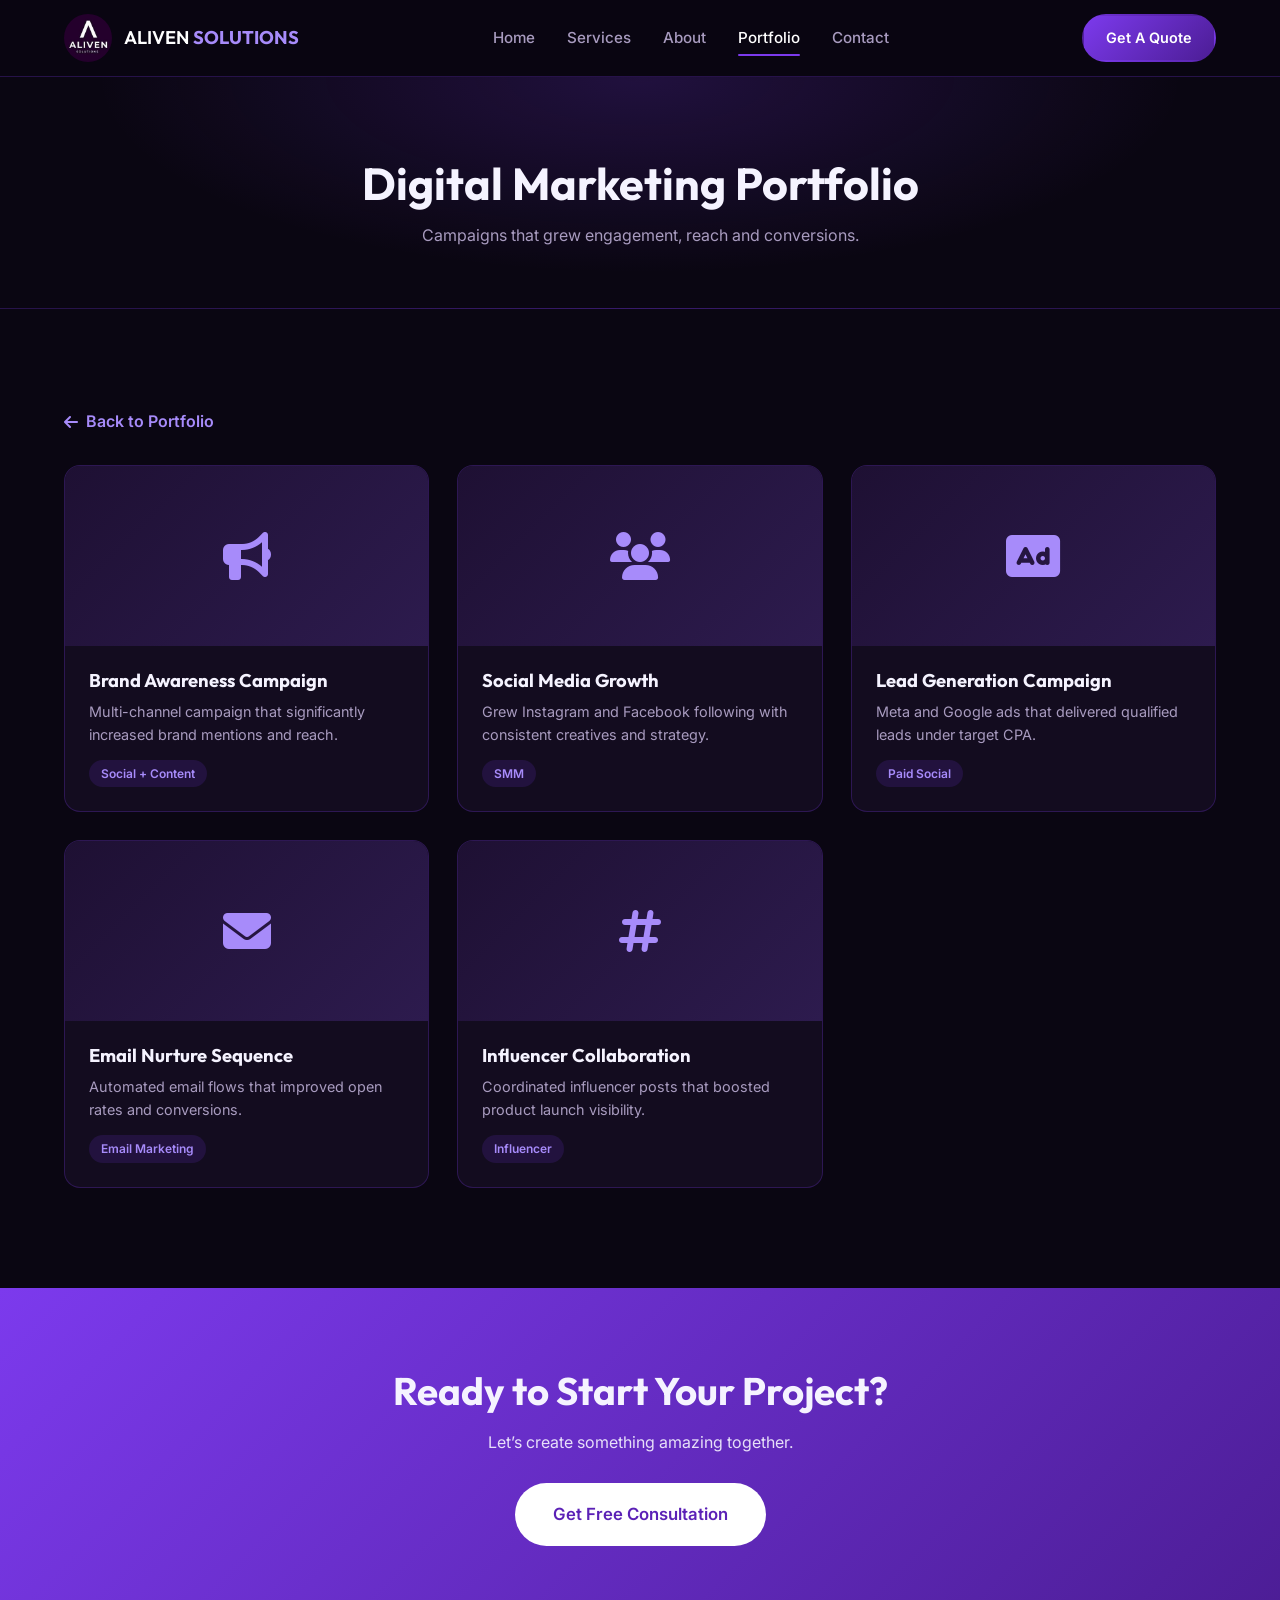
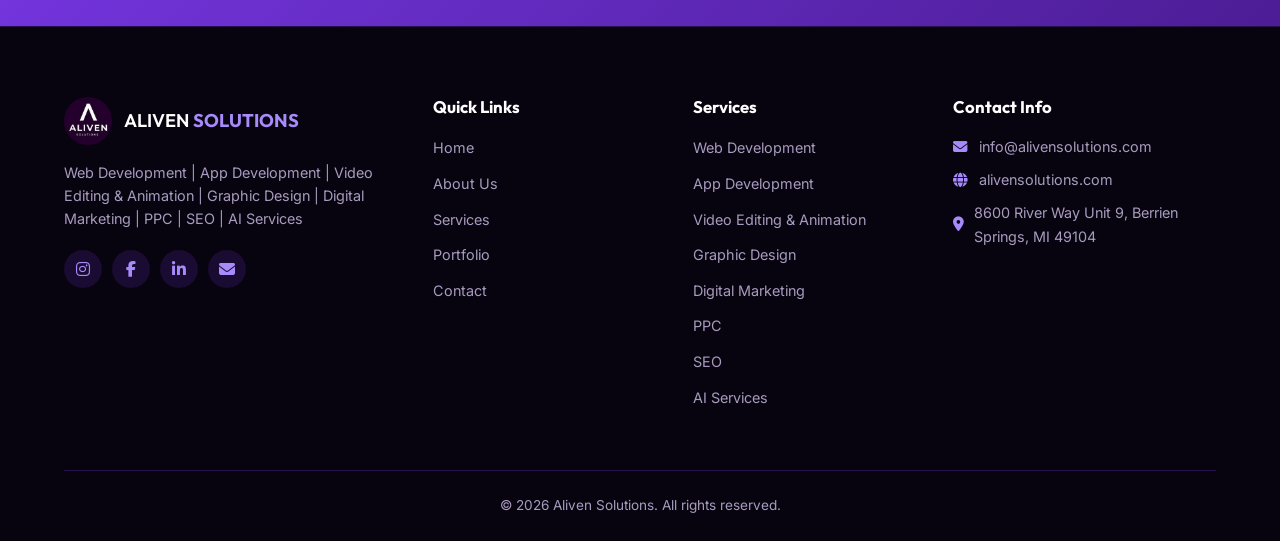
<file: portfolio-digital.html>
<!DOCTYPE html>
<html lang="en">
<head>
  <meta charset="UTF-8" />
  <meta name="viewport" content="width=device-width, initial-scale=1.0" />
  <title>Digital Marketing Portfolio | Aliven Solutions</title>
  <meta name="description" content="Digital marketing campaigns by Aliven Solutions." />
  <link rel="icon" type="image/png" href="images/favicon.png" />
  <link rel="stylesheet" href="css/style.css" />
  <link rel="stylesheet" href="https://cdnjs.cloudflare.com/ajax/libs/font-awesome/6.5.1/css/all.min.css" />
  <link href="https://fonts.googleapis.com/css2?family=Inter:wght@300;400;500;600;700;800&family=Outfit:wght@400;500;600;700;800&display=swap" rel="stylesheet" />
  <style>
    .cat-grid {
      display: grid;
      grid-template-columns: repeat(auto-fit, minmax(280px, 1fr));
      gap: 28px;
    }
    .cat-card {
      background: var(--bg-card);
      border: 1px solid var(--border);
      border-radius: var(--radius);
      overflow: hidden;
      transition: var(--transition);
    }
    .cat-card:hover {
      transform: translateY(-6px);
      border-color: var(--primary);
      box-shadow: var(--shadow);
    }
    .cat-card-img {
      height: 180px;
      background: linear-gradient(135deg, #1e1033, #2d1b4e);
      display: flex;
      align-items: center;
      justify-content: center;
      font-size: 3rem;
      color: var(--primary-light);
    }
    .cat-card-body {
      padding: 24px;
    }
    .cat-card-body h3 {
      margin-bottom: 8px;
      font-size: 1.15rem;
    }
    .cat-card-body p {
      color: var(--text-muted);
      font-size: 0.9rem;
      margin-bottom: 14px;
    }
    .cat-tag {
      display: inline-block;
      background: rgba(124, 58, 237, 0.15);
      color: var(--primary-light);
      padding: 4px 12px;
      border-radius: 50px;
      font-size: 0.75rem;
      font-weight: 600;
    }
    .back-link {
      display: inline-flex;
      align-items: center;
      gap: 8px;
      color: var(--primary-light);
      font-weight: 600;
      margin-bottom: 30px;
    }
    .back-link:hover { gap: 12px; }
  </style>
</head>
<body>
  <header class="navbar" id="navbar">
    <div class="container nav-container">
      <a href="index.html" class="logo">
        <img src="images/pic.jpg" alt="Aliven Solutions" />
        <span>ALIVEN <strong>SOLUTIONS</strong></span>
      </a>
      <nav class="nav-links" id="navLinks">
        <a href="index.html">Home</a>
        <a href="services.html">Services</a>
        <a href="about.html">About</a>
        <a href="portfolio.html" class="active">Portfolio</a>
        <a href="contact.html">Contact</a>
      </nav>
      <a href="contact.html" class="btn btn-primary nav-cta">Get A Quote</a>
      <button class="menu-toggle" id="menuToggle" aria-label="Menu"><span></span><span></span><span></span></button>
    </div>
  </header>
  <section class="page-hero">
    <div class="container">
      <h1>Digital Marketing Portfolio</h1>
      <p>Campaigns that grew engagement, reach and conversions.</p>
    </div>
  </section>
  <section class="section">
    <div class="container">
      <a href="portfolio.html" class="back-link"><i class="fas fa-arrow-left"></i> Back to Portfolio</a>
      <div class="cat-grid">
        <div class="cat-card">
          <div class="cat-card-img"><i class="fas fa-bullhorn"></i></div>
          <div class="cat-card-body">
            <h3>Brand Awareness Campaign</h3>
            <p>Multi-channel campaign that significantly increased brand mentions and reach.</p>
            <span class="cat-tag">Social + Content</span>
          </div>
        </div>
        <div class="cat-card">
          <div class="cat-card-img"><i class="fas fa-users"></i></div>
          <div class="cat-card-body">
            <h3>Social Media Growth</h3>
            <p>Grew Instagram and Facebook following with consistent creatives and strategy.</p>
            <span class="cat-tag">SMM</span>
          </div>
        </div>
        <div class="cat-card">
          <div class="cat-card-img"><i class="fas fa-ad"></i></div>
          <div class="cat-card-body">
            <h3>Lead Generation Campaign</h3>
            <p>Meta and Google ads that delivered qualified leads under target CPA.</p>
            <span class="cat-tag">Paid Social</span>
          </div>
        </div>
        <div class="cat-card">
          <div class="cat-card-img"><i class="fas fa-envelope"></i></div>
          <div class="cat-card-body">
            <h3>Email Nurture Sequence</h3>
            <p>Automated email flows that improved open rates and conversions.</p>
            <span class="cat-tag">Email Marketing</span>
          </div>
        </div>
        <div class="cat-card">
          <div class="cat-card-img"><i class="fas fa-hashtag"></i></div>
          <div class="cat-card-body">
            <h3>Influencer Collaboration</h3>
            <p>Coordinated influencer posts that boosted product launch visibility.</p>
            <span class="cat-tag">Influencer</span>
          </div>
        </div>

      </div>
    </div>
  </section>
  <section class="cta-section">
    <div class="container">
      <h2>Ready to Start Your Project?</h2>
      <p>Let’s create something amazing together.</p>
      <a href="contact.html" class="btn btn-primary btn-lg">Get Free Consultation</a>
    </div>
  </section>
  <footer class="footer">
    <div class="container">
      <div class="footer-grid">
        <div class="footer-brand">
          <a href="index.html" class="logo">
            <img src="images/pic.jpg" alt="Aliven Solutions" />
            <span>ALIVEN <strong>SOLUTIONS</strong></span>
          </a>
          <p>Web Development | App Development | Video Editing &amp; Animation | Graphic Design | Digital Marketing | PPC | SEO | AI Services</p>
          <div class="footer-social">
            <a href="https://www.instagram.com/alivensolutions/" target="_blank"><i class="fab fa-instagram"></i></a>
            <a href="https://www.facebook.com/profile.php?id=100065460550997&sk=directory_contact_info"><i class="fab fa-facebook-f"></i></a>
            <a href="https://www.linkedin.com/company/aliven-solutions" target="_blank"><i class="fab fa-linkedin-in"></i></a>
            <a href="mailto:alivensolutions@gmail.com" target="_blank"><i class="fas fa-envelope"></i></a>
          </div>
        </div>
        <div class="footer-links">
          <h4>Quick Links</h4>
          <ul>
            <li><a href="index.html">Home</a></li>
            <li><a href="about.html">About Us</a></li>
            <li><a href="services.html">Services</a></li>
            <li><a href="portfolio.html">Portfolio</a></li>
            <li><a href="contact.html">Contact</a></li>
          </ul>
        </div>
        <div class="footer-links">
          <h4>Services</h4>
          <ul>
            <li><a href="services.html#web">Web Development</a></li>
            <li><a href="services.html#app">App Development</a></li>
            <li><a href="services.html#video">Video Editing &amp; Animation</a></li>
            <li><a href="services.html#graphic">Graphic Design</a></li>
            <li><a href="services.html#digital">Digital Marketing</a></li>
            <li><a href="services.html#ppc">PPC</a></li>
            <li><a href="services.html#seo">SEO</a></li>
            <li><a href="services.html#ai">AI Services</a></li>
          </ul>
        </div>
        <div class="footer-contact">
          <h4>Contact Info</h4>
          <ul>
            <li><i class="fas fa-envelope"></i> <a href="mailto:alivensolutions@gmail.com">info@alivensolutions.com</a></li>
            <li><i class="fas fa-globe"></i> <a href="https://alivensolutions.com">alivensolutions.com</a></li>
            <li><i class="fas fa-map-marker-alt"></i> 8600 River Way Unit 9, Berrien Springs, MI 49104</li>
          </ul>
        </div>
      </div>
      <div class="footer-bottom">
        <p>&copy; 2026 Aliven Solutions. All rights reserved.</p>
      </div>
    </div>
  </footer>
  <script src="js/main.js"></script>
</body>
</html>
</file>
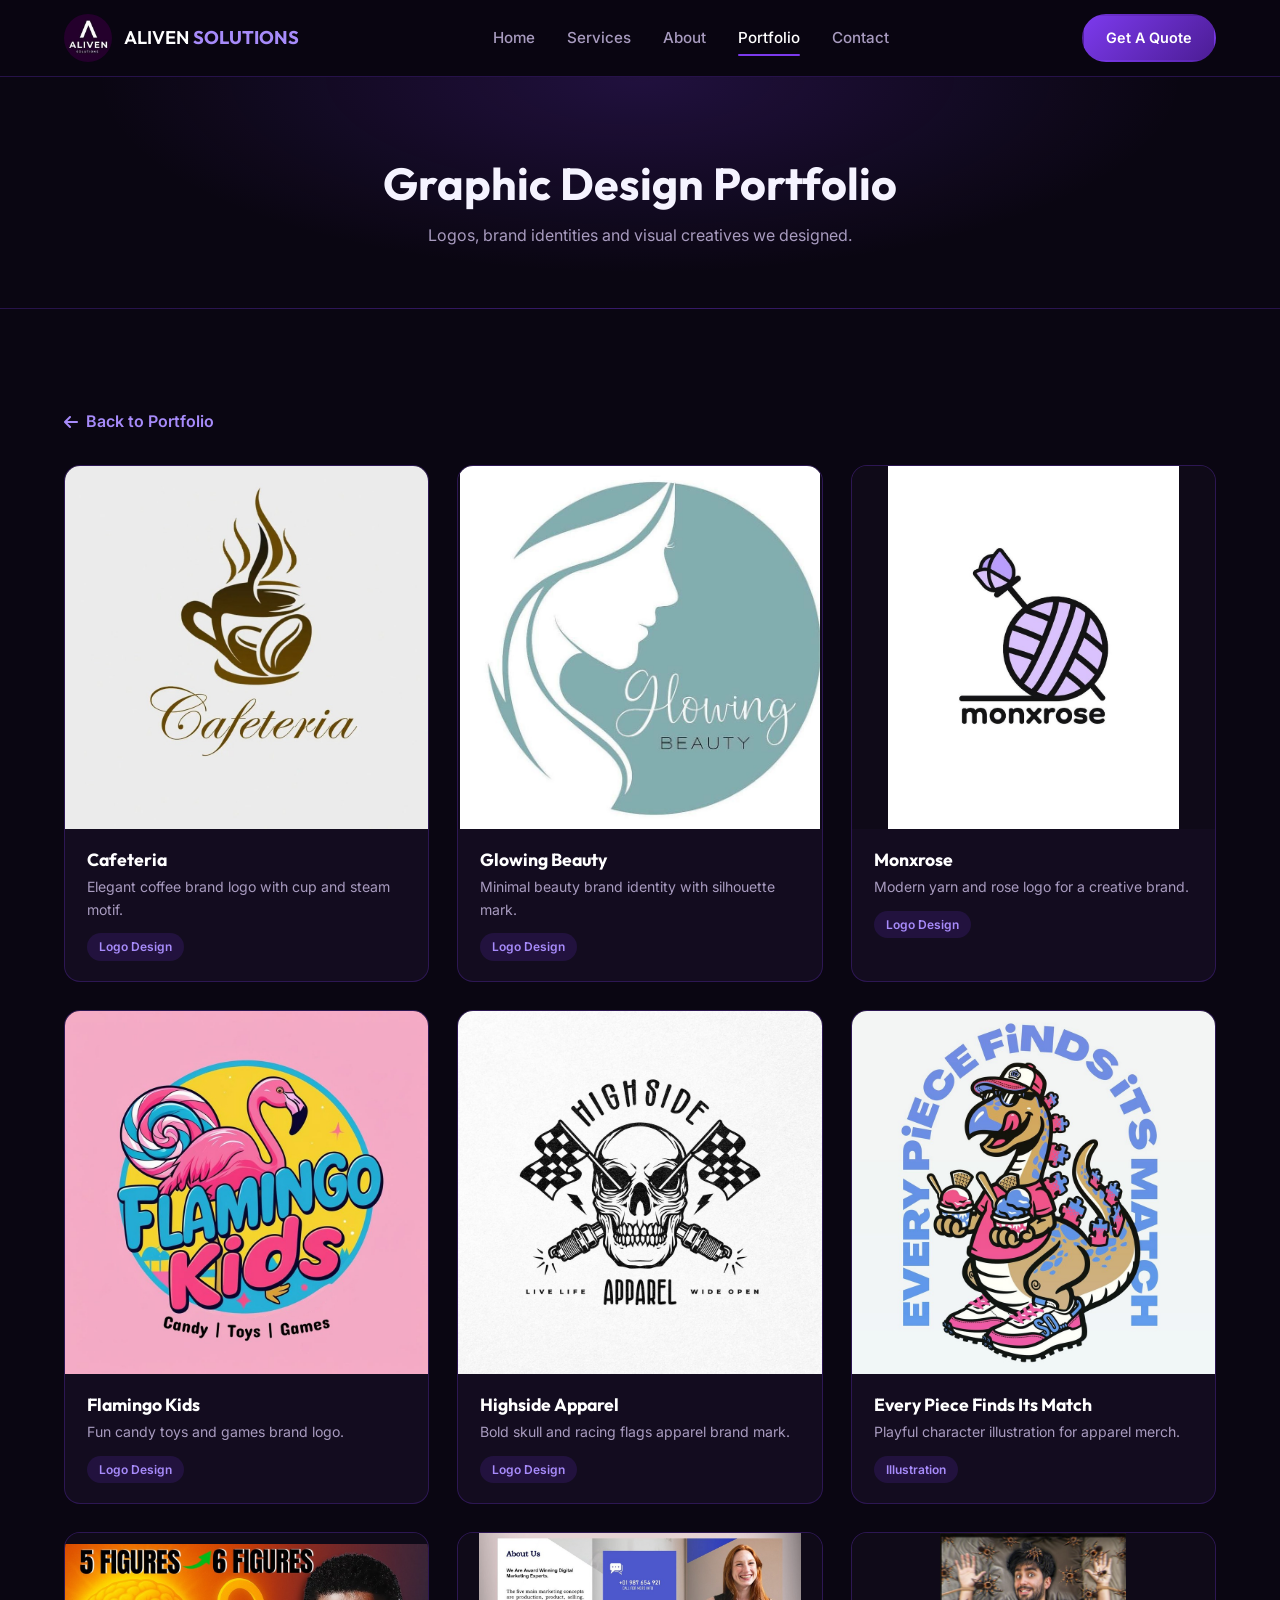
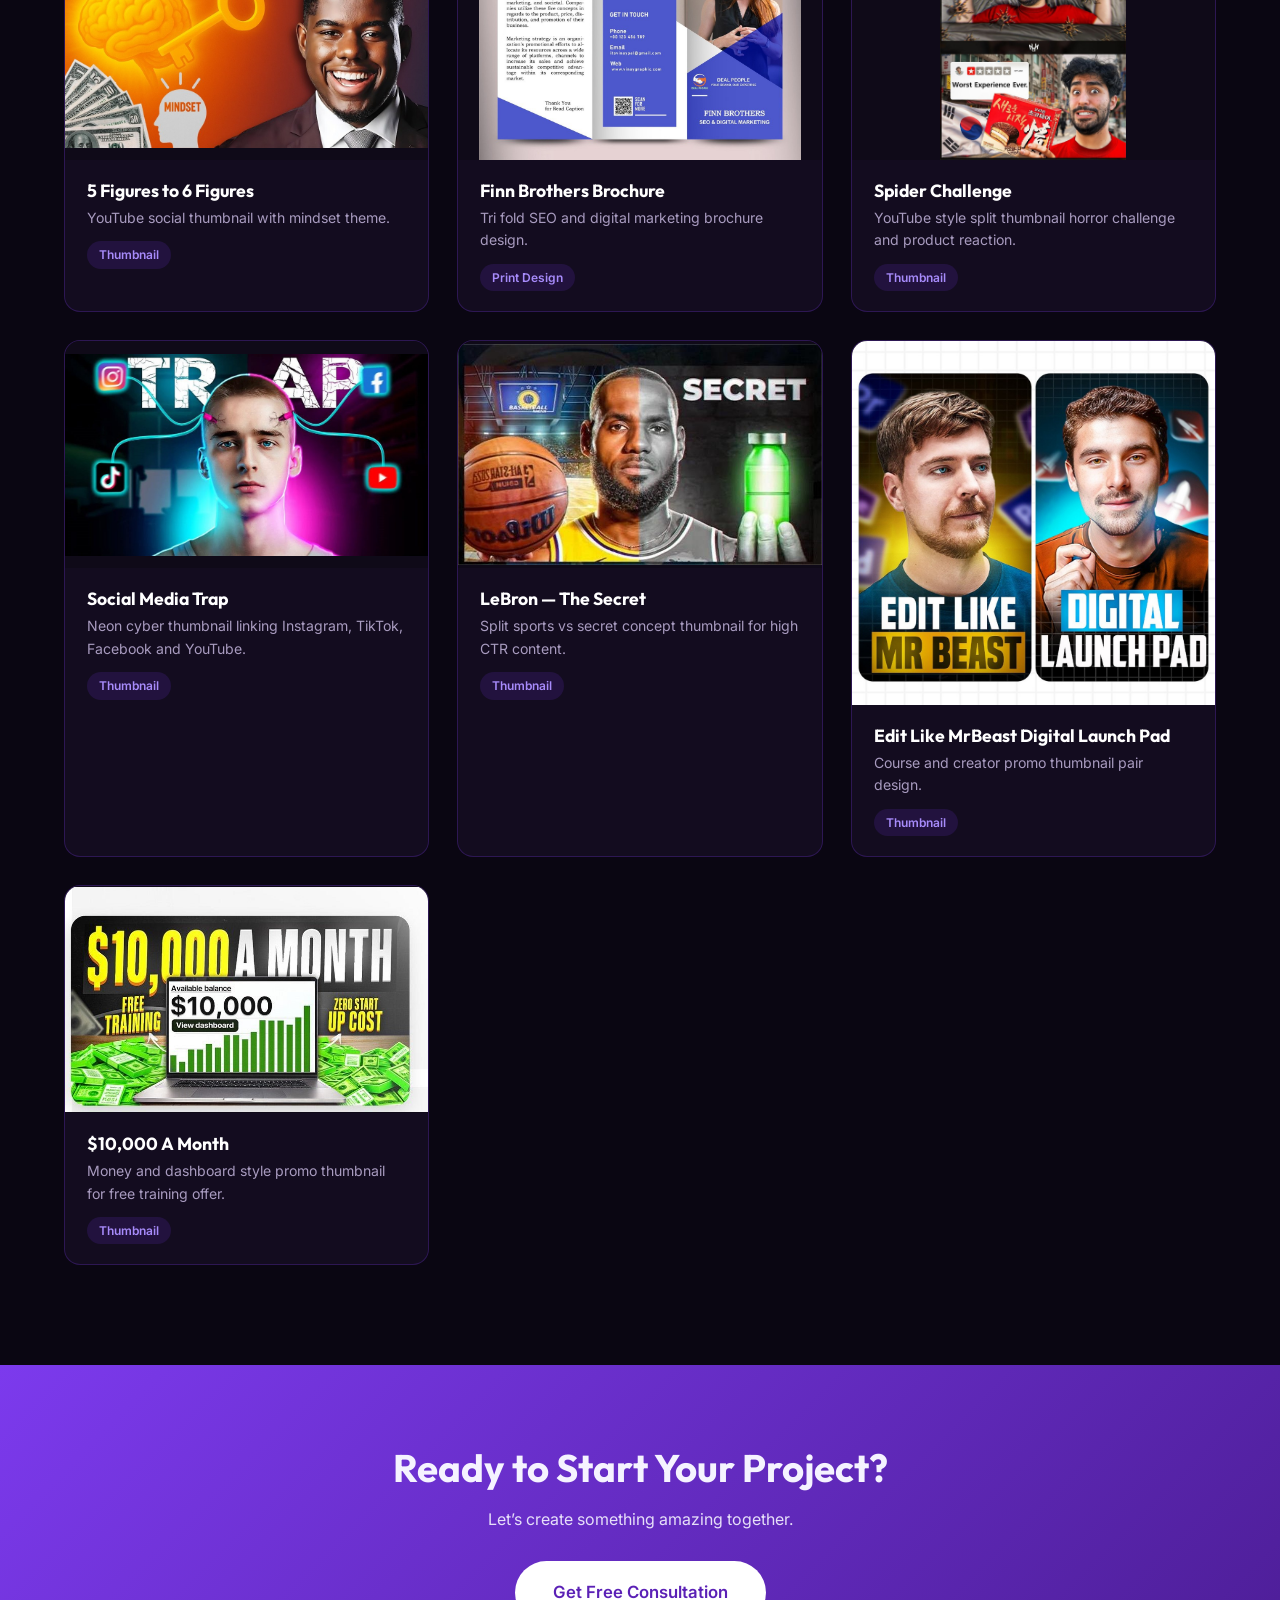
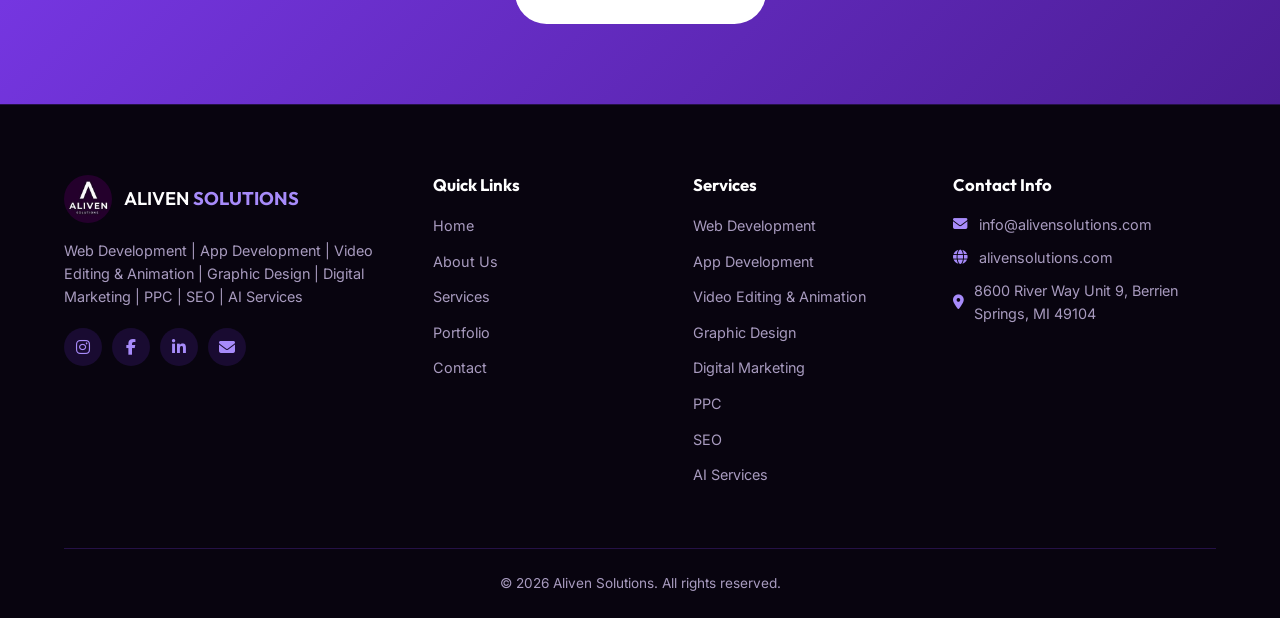
<file: portfolio-graphic.html>
<!DOCTYPE html>
<html lang="en">
<head>
  <meta charset="UTF-8" />
  <meta name="viewport" content="width=device-width, initial-scale=1.0" />
  <title>Graphic Design Portfolio | Aliven Solutions</title>
  <meta name="description" content="Graphic design and branding work by Aliven Solutions." />
  <link rel="icon" type="image/png" href="images/favicon.png" />
  <link rel="stylesheet" href="css/style.css" />
  <link rel="stylesheet" href="https://cdnjs.cloudflare.com/ajax/libs/font-awesome/6.5.1/css/all.min.css" />
  <link href="https://fonts.googleapis.com/css2?family=Inter:wght@300;400;500;600;700;800&family=Outfit:wght@400;500;600;700;800&display=swap" rel="stylesheet" />
  <style>
    .graphic-grid {
      display: grid;
      grid-template-columns: repeat(auto-fit, minmax(280px, 1fr));
      gap: 28px;
    }
    .graphic-card {
      background: var(--bg-card);
      border: 1px solid var(--border);
      border-radius: var(--radius);
      overflow: hidden;
      transition: var(--transition);
    }
    .graphic-card:hover {
      transform: translateY(-6px);
      border-color: var(--primary);
      box-shadow: var(--shadow);
    }
    .graphic-card-img {
      aspect-ratio: 1 / 1;
      background: #0f0a18;
      overflow: hidden;
      display: flex;
      align-items: center;
      justify-content: center;
    }
    .graphic-card-img.wide {
      aspect-ratio: 16 / 10;
    }
    .graphic-card-img img {
      width: 100%;
      height: 100%;
      object-fit: contain;
      display: block;
      transition: transform 0.4s ease;
    }
    .graphic-card:hover .graphic-card-img img {
      transform: scale(1.04);
    }
    .graphic-card-body {
      padding: 20px 22px;
    }
    .graphic-card-body h3 {
      margin-bottom: 6px;
      font-size: 1.1rem;
      color: #fff;
    }
    .graphic-card-body p {
      color: var(--text-muted);
      font-size: 0.88rem;
      margin-bottom: 12px;
    }
    .cat-tag {
      display: inline-block;
      background: rgba(124, 58, 237, 0.15);
      color: var(--primary-light);
      padding: 4px 12px;
      border-radius: 50px;
      font-size: 0.75rem;
      font-weight: 600;
    }
    .back-link {
      display: inline-flex;
      align-items: center;
      gap: 8px;
      color: var(--primary-light);
      font-weight: 600;
      margin-bottom: 30px;
    }
    .back-link:hover { gap: 12px; }
  </style>
</head>
<body>
  <header class="navbar" id="navbar">
    <div class="container nav-container">
      <a href="index.html" class="logo">
        <img src="images/pic.jpg" alt="Aliven Solutions" />
        <span>ALIVEN <strong>SOLUTIONS</strong></span>
      </a>
      <nav class="nav-links" id="navLinks">
        <a href="index.html">Home</a>
        <a href="services.html">Services</a>
        <a href="about.html">About</a>
        <a href="portfolio.html" class="active">Portfolio</a>
        <a href="contact.html">Contact</a>
      </nav>
      <a href="contact.html" class="btn btn-primary nav-cta">Get A Quote</a>
      <button class="menu-toggle" id="menuToggle" aria-label="Menu"><span></span><span></span><span></span></button>
    </div>
  </header>
  <section class="page-hero">
    <div class="container">
      <h1>Graphic Design Portfolio</h1>
      <p>Logos, brand identities and visual creatives we designed.</p>
    </div>
  </section>
  <section class="section">
    <div class="container">
      <a href="portfolio.html" class="back-link"><i class="fas fa-arrow-left"></i> Back to Portfolio</a>

      <div class="graphic-grid">

        <div class="graphic-card">
          <div class="graphic-card-img">
            <img src="images/portfolio/graphic/cafeteria.jpg" alt="Cafeteria Logo" loading="lazy" />
          </div>
          <div class="graphic-card-body">
            <h3>Cafeteria</h3>
            <p>Elegant coffee brand logo with cup and steam motif.</p>
            <span class="cat-tag">Logo Design</span>
          </div>
        </div>

        <div class="graphic-card">
          <div class="graphic-card-img">
            <img src="images/portfolio/graphic/glowing.jpg" alt="Glowing Beauty Logo" loading="lazy" />
          </div>
          <div class="graphic-card-body">
            <h3>Glowing Beauty</h3>
            <p>Minimal beauty brand identity with silhouette mark.</p>
            <span class="cat-tag">Logo Design</span>
          </div>
        </div>

        <div class="graphic-card">
          <div class="graphic-card-img">
            <img src="images/portfolio/graphic/monxrose.jpg" alt="Monxrose Logo" loading="lazy" />
          </div>
          <div class="graphic-card-body">
            <h3>Monxrose</h3>
            <p>Modern yarn and rose logo for a creative brand.</p>
            <span class="cat-tag">Logo Design</span>
          </div>
        </div>

        <div class="graphic-card">
          <div class="graphic-card-img">
            <img src="images/portfolio/graphic/flamingo.jpg" alt="Flamingo Kids Logo" loading="lazy" />
          </div>
          <div class="graphic-card-body">
            <h3>Flamingo Kids</h3>
            <p>Fun candy toys and games brand logo.</p>
            <span class="cat-tag">Logo Design</span>
          </div>
        </div>

        <div class="graphic-card">
          <div class="graphic-card-img">
            <img src="images/portfolio/graphic/highside.jpg" alt="Highside Apparel Logo" loading="lazy" />
          </div>
          <div class="graphic-card-body">
            <h3>Highside Apparel</h3>
            <p>Bold skull and racing flags apparel brand mark.</p>
            <span class="cat-tag">Logo Design</span>
          </div>
        </div>

        <div class="graphic-card">
          <div class="graphic-card-img">
            <img src="images/portfolio/graphic/dinosaur.jpg" alt="Every Piece Finds Its Match" loading="lazy" />
          </div>
          <div class="graphic-card-body">
            <h3>Every Piece Finds Its Match</h3>
            <p>Playful character illustration for apparel merch.</p>
            <span class="cat-tag">Illustration</span>
          </div>
        </div>

        <div class="graphic-card">
          <div class="graphic-card-img wide">
            <img src="images/portfolio/graphic/mindset.jpg" alt="Mindset Thumbnail" loading="lazy" />
          </div>
          <div class="graphic-card-body">
            <h3>5 Figures to 6 Figures</h3>
            <p>YouTube social thumbnail with mindset theme.</p>
            <span class="cat-tag">Thumbnail</span>
          </div>
        </div>

        <div class="graphic-card">
          <div class="graphic-card-img wide">
            <img src="images/portfolio/graphic/brochure.jpg" alt="Finn Brothers Brochure" loading="lazy" />
          </div>
          <div class="graphic-card-body">
            <h3>Finn Brothers Brochure</h3>
            <p>Tri fold SEO and digital marketing brochure design.</p>
            <span class="cat-tag">Print Design</span>
          </div>
        </div>

        <div class="graphic-card">
          <div class="graphic-card-img wide">
            <img src="images/portfolio/graphic/spiders.jpg" alt="Spider Challenge Thumbnail" loading="lazy" />
          </div>
          <div class="graphic-card-body">
            <h3>Spider Challenge</h3>
            <p>YouTube style split thumbnail horror challenge and product reaction.</p>
            <span class="cat-tag">Thumbnail</span>
          </div>
        </div>

        <div class="graphic-card">
          <div class="graphic-card-img wide">
            <img src="images/portfolio/graphic/trap.jpg" alt="Social Media Trap Thumbnail" loading="lazy" />
          </div>
          <div class="graphic-card-body">
            <h3>Social Media Trap</h3>
            <p>Neon cyber thumbnail linking Instagram, TikTok, Facebook and YouTube.</p>
            <span class="cat-tag">Thumbnail</span>
          </div>
        </div>

        <div class="graphic-card">
          <div class="graphic-card-img wide">
            <img src="images/portfolio/graphic/lebron.jpg" alt="LeBron Secret Thumbnail" loading="lazy" />
          </div>
          <div class="graphic-card-body">
            <h3>LeBron — The Secret</h3>
            <p>Split sports vs secret concept thumbnail for high CTR content.</p>
            <span class="cat-tag">Thumbnail</span>
          </div>
        </div>

        <div class="graphic-card">
          <div class="graphic-card-img">
            <img src="images/portfolio/graphic/mrbeast.jpg" alt="Edit Like Mr Beast Thumbnail" loading="lazy" />
          </div>
          <div class="graphic-card-body">
            <h3>Edit Like MrBeast Digital Launch Pad</h3>
            <p>Course and creator promo thumbnail pair design.</p>
            <span class="cat-tag">Thumbnail</span>
          </div>
        </div>

        <div class="graphic-card">
          <div class="graphic-card-img wide">
            <img src="images/portfolio/graphic/tenthousand.jpg" alt="$10,000 A Month Thumbnail" loading="lazy" />
          </div>
          <div class="graphic-card-body">
            <h3>$10,000 A Month</h3>
            <p>Money and dashboard style promo thumbnail for free training offer.</p>
            <span class="cat-tag">Thumbnail</span>
          </div>
        </div>


      </div>
    </div>
  </section>

  <section class="cta-section">
    <div class="container">
      <h2>Ready to Start Your Project?</h2>
      <p>Let’s create something amazing together.</p>
      <a href="contact.html" class="btn btn-primary btn-lg">Get Free Consultation</a>
    </div>
  </section>
  <footer class="footer">
    <div class="container">
      <div class="footer-grid">
        <div class="footer-brand">
          <a href="index.html" class="logo">
            <img src="images/pic.jpg" alt="Aliven Solutions" />
            <span>ALIVEN <strong>SOLUTIONS</strong></span>
          </a>
          <p>Web Development | App Development | Video Editing &amp; Animation | Graphic Design | Digital Marketing | PPC | SEO | AI Services</p>
          <div class="footer-social">
            <a href="https://www.instagram.com/alivensolutions/" target="_blank"><i class="fab fa-instagram"></i></a>
            <a href="https://www.facebook.com/profile.php?id=100065460550997&sk=directory_contact_info"><i class="fab fa-facebook-f"></i></a>
            <a href="https://www.linkedin.com/company/aliven-solutions" target="_blank"><i class="fab fa-linkedin-in"></i></a>
            <a href="mailto:alivensolutions@gmail.com" target="_blank"><i class="fas fa-envelope"></i></a>
          </div>
        </div>
        <div class="footer-links">
          <h4>Quick Links</h4>
          <ul>
            <li><a href="index.html">Home</a></li>
            <li><a href="about.html">About Us</a></li>
            <li><a href="services.html">Services</a></li>
            <li><a href="portfolio.html">Portfolio</a></li>
            <li><a href="contact.html">Contact</a></li>
          </ul>
        </div>
        <div class="footer-links">
          <h4>Services</h4>
          <ul>
            <li><a href="services.html#web">Web Development</a></li>
            <li><a href="services.html#app">App Development</a></li>
            <li><a href="services.html#video">Video Editing &amp; Animation</a></li>
            <li><a href="services.html#graphic">Graphic Design</a></li>
            <li><a href="services.html#digital">Digital Marketing</a></li>
            <li><a href="services.html#ppc">PPC</a></li>
            <li><a href="services.html#seo">SEO</a></li>
            <li><a href="services.html#ai">AI Services</a></li>
          </ul>
        </div>
        <div class="footer-contact">
          <h4>Contact Info</h4>
          <ul>
            <li><i class="fas fa-envelope"></i> <a href="mailto:alivensolutions@gmail.com">info@alivensolutions.com</a></li>
            <li><i class="fas fa-globe"></i> <a href="https://alivensolutions.com">alivensolutions.com</a></li>
            <li><i class="fas fa-map-marker-alt"></i> 8600 River Way Unit 9, Berrien Springs, MI 49104</li>
          </ul>
        </div>
      </div>
      <div class="footer-bottom">
        <p>&copy; 2026 Aliven Solutions. All rights reserved.</p>
      </div>
    </div>
  </footer>
  <script src="js/main.js"></script>
</body>
</html>
</file>
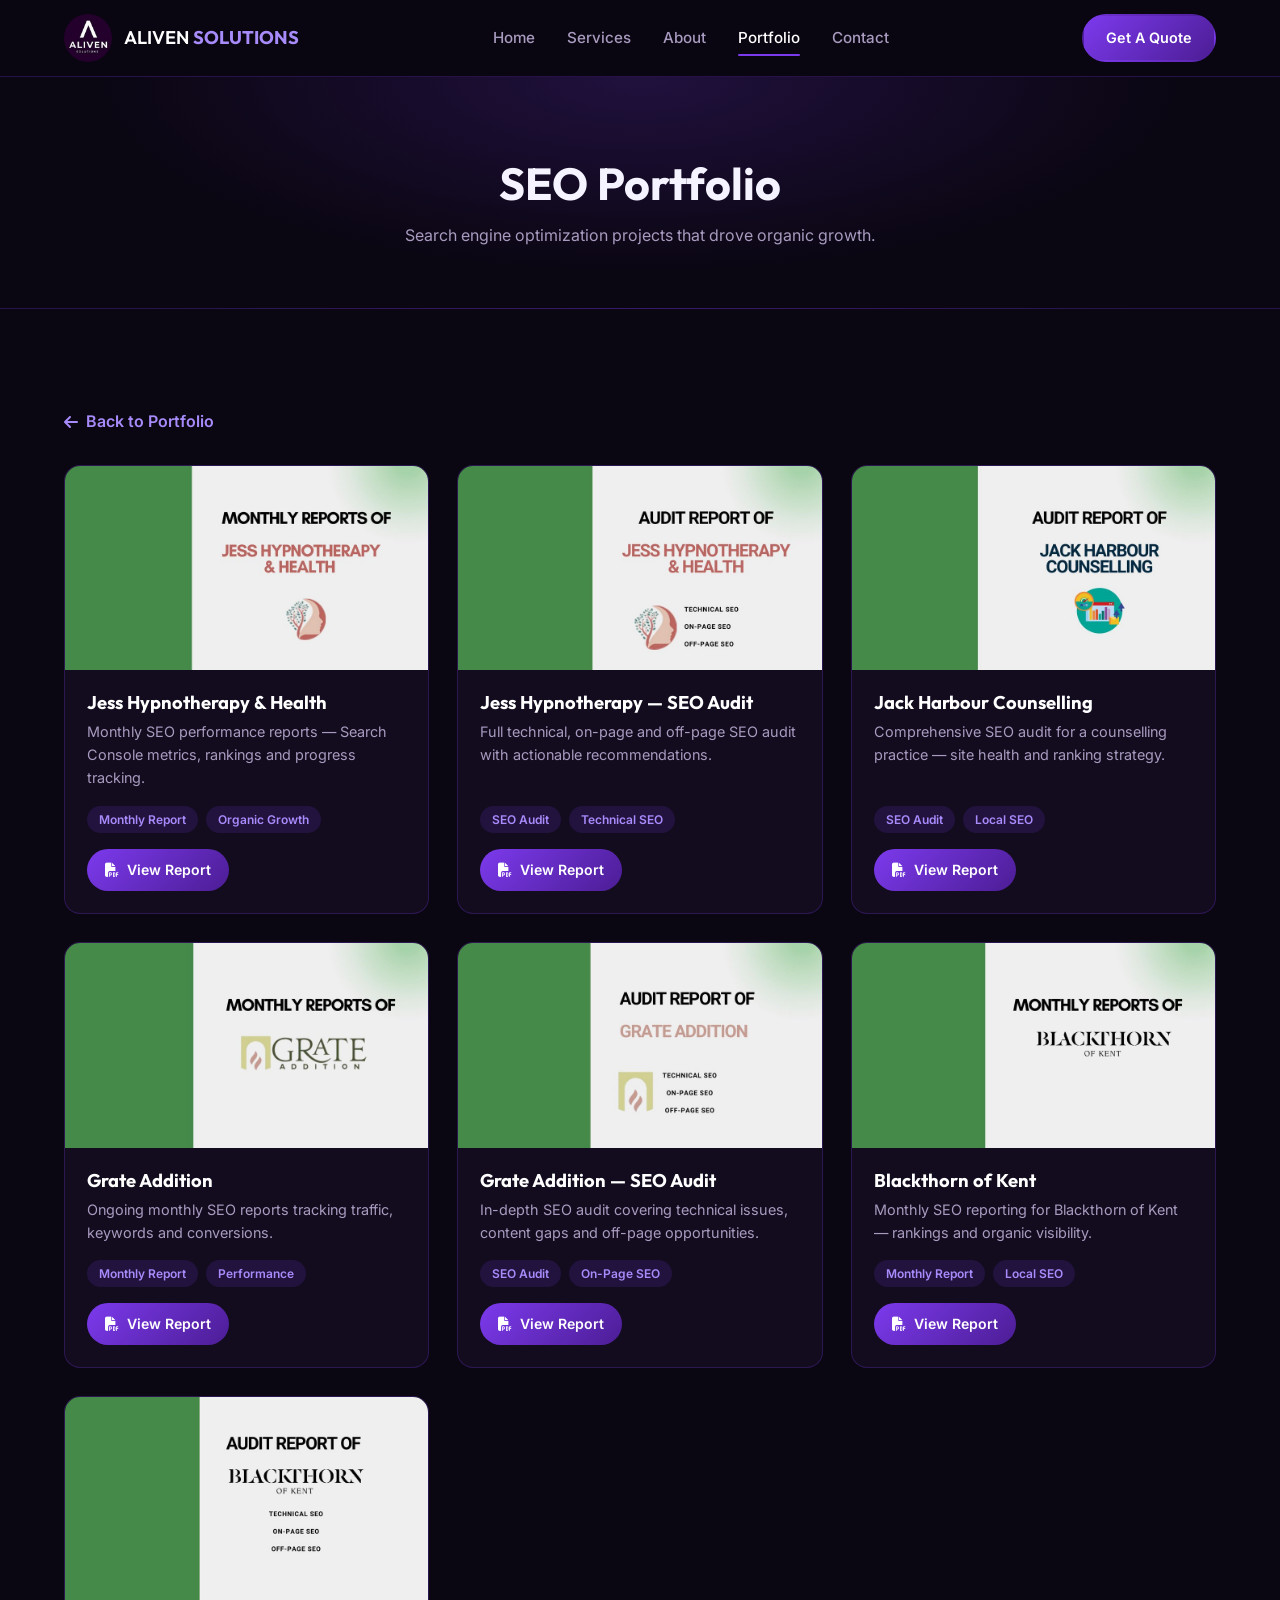
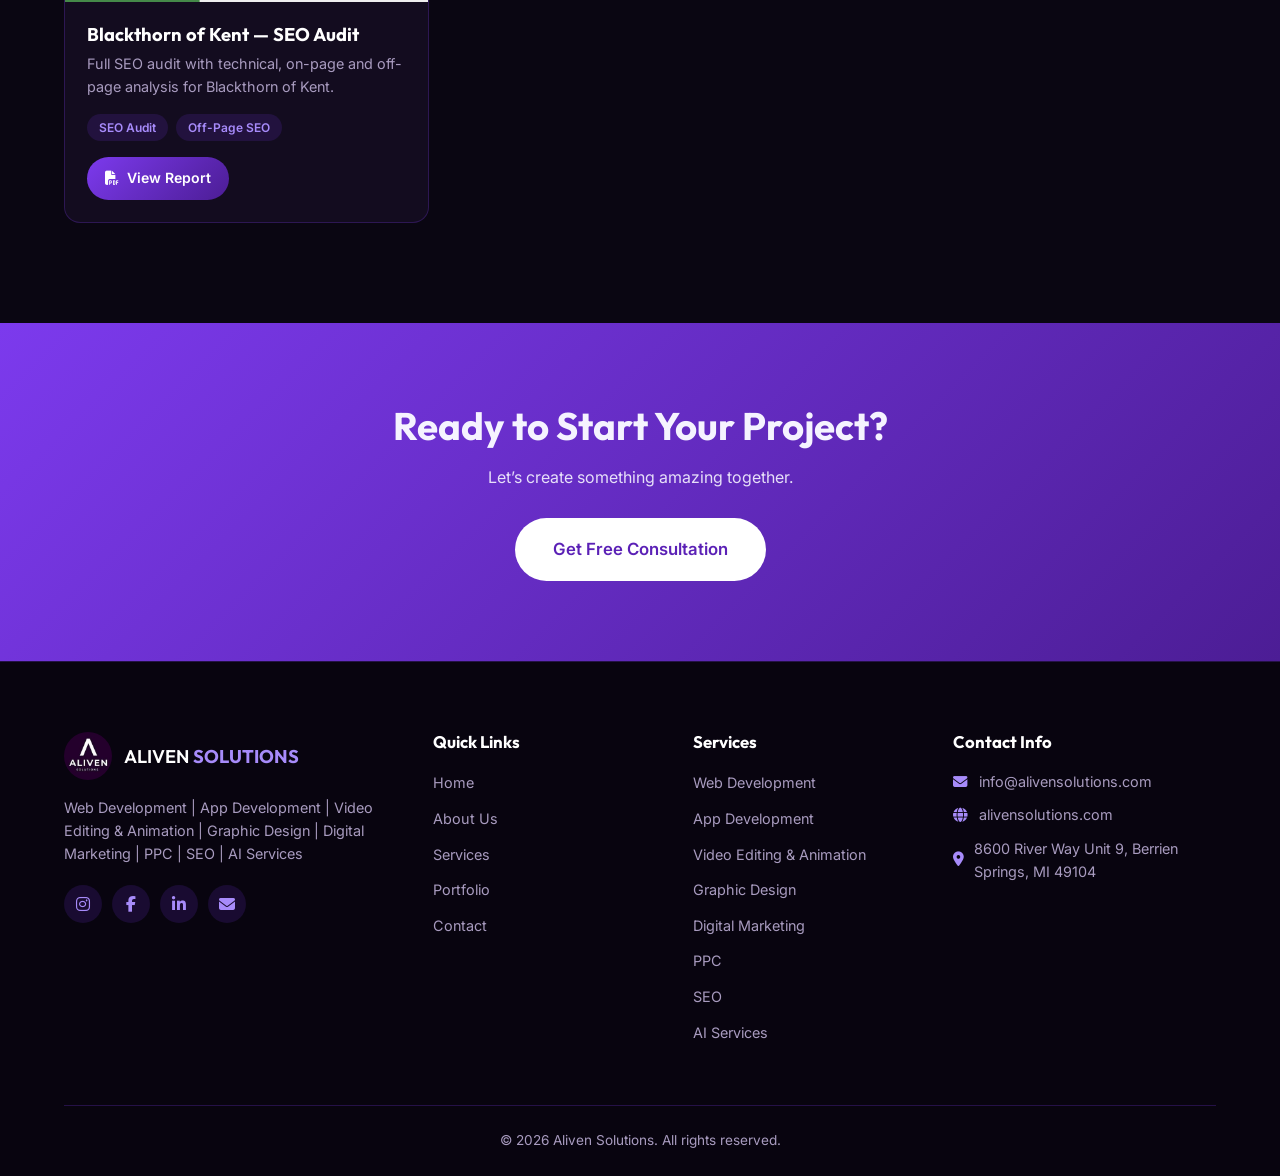
<file: portfolio-seo.html>
<!DOCTYPE html>
<html lang="en">
<head>
  <meta charset="UTF-8" />
  <meta name="viewport" content="width=device-width, initial-scale=1.0" />
  <title>SEO Portfolio | Aliven Solutions</title>
  <meta name="description" content="SEO case studies and ranking improvements by Aliven Solutions." />
  <link rel="icon" type="image/png" href="images/favicon.png" />
  <link rel="stylesheet" href="css/style.css" />
  <link rel="stylesheet" href="https://cdnjs.cloudflare.com/ajax/libs/font-awesome/6.5.1/css/all.min.css" />
  <link href="https://fonts.googleapis.com/css2?family=Inter:wght@300;400;500;600;700;800&family=Outfit:wght@400;500;600;700;800&display=swap" rel="stylesheet" />
  <style>
    .seo-grid {
      display: grid;
      grid-template-columns: repeat(auto-fit, minmax(300px, 1fr));
      gap: 28px;
    }
    .seo-card {
      background: var(--bg-card);
      border: 1px solid var(--border);
      border-radius: var(--radius);
      overflow: hidden;
      transition: var(--transition);
      display: flex;
      flex-direction: column;
    }
    .seo-card:hover {
      transform: translateY(-6px);
      border-color: var(--primary);
      box-shadow: var(--shadow);
    }
    .seo-card-img {
      aspect-ratio: 16 / 9;
      background: #0f0a18;
      overflow: hidden;
    }
    .seo-card-img img {
      width: 100%;
      height: 100%;
      object-fit: cover;
      object-position: center top;
      display: block;
      transition: transform 0.35s ease;
    }
    .seo-card:hover .seo-card-img img {
      transform: scale(1.04);
    }
    .seo-card-body {
      padding: 22px;
      flex: 1;
      display: flex;
      flex-direction: column;
    }
    .seo-card-body h3 {
      margin-bottom: 6px;
      font-size: 1.15rem;
      color: #fff;
    }
    .seo-card-body p {
      color: var(--text-muted);
      font-size: 0.9rem;
      margin-bottom: 16px;
      flex: 1;
    }
    .seo-tags {
      display: flex;
      flex-wrap: wrap;
      gap: 8px;
      margin-bottom: 16px;
    }
    .cat-tag {
      display: inline-block;
      background: rgba(124, 58, 237, 0.15);
      color: var(--primary-light);
      padding: 4px 12px;
      border-radius: 50px;
      font-size: 0.75rem;
      font-weight: 600;
    }
    .seo-btn {
      display: inline-flex;
      align-items: center;
      gap: 8px;
      background: var(--gradient);
      color: #fff !important;
      padding: 10px 18px;
      border-radius: 50px;
      font-weight: 600;
      font-size: 0.88rem;
      text-decoration: none;
      transition: transform 0.2s ease, box-shadow 0.2s ease;
      align-self: flex-start;
    }
    .seo-btn:hover {
      transform: translateY(-2px);
      box-shadow: 0 8px 22px rgba(124, 58, 237, 0.35);
      color: #fff !important;
    }
    .back-link {
      display: inline-flex;
      align-items: center;
      gap: 8px;
      color: var(--primary-light);
      font-weight: 600;
      margin-bottom: 30px;
    }
    .back-link:hover { gap: 12px; }
  </style>
</head>
<body>
  <header class="navbar" id="navbar">
    <div class="container nav-container">
      <a href="index.html" class="logo">
        <img src="images/pic.jpg" alt="Aliven Solutions" />
        <span>ALIVEN <strong>SOLUTIONS</strong></span>
      </a>
      <nav class="nav-links" id="navLinks">
        <a href="index.html">Home</a>
        <a href="services.html">Services</a>
        <a href="about.html">About</a>
        <a href="portfolio.html" class="active">Portfolio</a>
        <a href="contact.html">Contact</a>
      </nav>
      <a href="contact.html" class="btn btn-primary nav-cta">Get A Quote</a>
      <button class="menu-toggle" id="menuToggle" aria-label="Menu"><span></span><span></span><span></span></button>
    </div>
  </header>
  <section class="page-hero">
    <div class="container">
      <h1>SEO Portfolio</h1>
      <p>Search engine optimization projects that drove organic growth.</p>
    </div>
  </section>
  <section class="section">
    <div class="container">
      <a href="portfolio.html" class="back-link"><i class="fas fa-arrow-left"></i> Back to Portfolio</a>

      <div class="seo-grid">

        <div class="seo-card">
          <div class="seo-card-img">
            <img src="images/portfolio/seo/jess-monthly.jpg" alt="Jess Hypnotherapy Monthly Reports" loading="lazy" />
          </div>
          <div class="seo-card-body">
            <h3>Jess Hypnotherapy &amp; Health</h3>
            <p>Monthly SEO performance reports — Search Console metrics, rankings and progress tracking.</p>
            <div class="seo-tags"><span class="cat-tag">Monthly Report</span><span class="cat-tag">Organic Growth</span></div>
            <a href="seo-reports/jess-hypnotherapy-monthly.pdf" target="_blank" rel="noopener" class="seo-btn"><i class="fas fa-file-pdf"></i> View Report</a>
          </div>
        </div>

        <div class="seo-card">
          <div class="seo-card-img">
            <img src="images/portfolio/seo/jess-audit.jpg" alt="Jess Hypnotherapy Audit Report" loading="lazy" />
          </div>
          <div class="seo-card-body">
            <h3>Jess Hypnotherapy — SEO Audit</h3>
            <p>Full technical, on-page and off-page SEO audit with actionable recommendations.</p>
            <div class="seo-tags"><span class="cat-tag">SEO Audit</span><span class="cat-tag">Technical SEO</span></div>
            <a href="seo-reports/jess-hypnotherapy-audit.pdf" target="_blank" rel="noopener" class="seo-btn"><i class="fas fa-file-pdf"></i> View Report</a>
          </div>
        </div>

        <div class="seo-card">
          <div class="seo-card-img">
            <img src="images/portfolio/seo/jack-audit.jpg" alt="Jack Harbour Counselling Audit" loading="lazy" />
          </div>
          <div class="seo-card-body">
            <h3>Jack Harbour Counselling</h3>
            <p>Comprehensive SEO audit for a counselling practice — site health and ranking strategy.</p>
            <div class="seo-tags"><span class="cat-tag">SEO Audit</span><span class="cat-tag">Local SEO</span></div>
            <a href="seo-reports/jack-counselling-audit.pdf" target="_blank" rel="noopener" class="seo-btn"><i class="fas fa-file-pdf"></i> View Report</a>
          </div>
        </div>

        <div class="seo-card">
          <div class="seo-card-img">
            <img src="images/portfolio/seo/grate-monthly.jpg" alt="Grate Addition Monthly Reports" loading="lazy" />
          </div>
          <div class="seo-card-body">
            <h3>Grate Addition</h3>
            <p>Ongoing monthly SEO reports tracking traffic, keywords and conversions.</p>
            <div class="seo-tags"><span class="cat-tag">Monthly Report</span><span class="cat-tag">Performance</span></div>
            <a href="seo-reports/grate-addition-monthly.pdf" target="_blank" rel="noopener" class="seo-btn"><i class="fas fa-file-pdf"></i> View Report</a>
          </div>
        </div>

        <div class="seo-card">
          <div class="seo-card-img">
            <img src="images/portfolio/seo/grate-audit.jpg" alt="Grate Addition Audit Report" loading="lazy" />
          </div>
          <div class="seo-card-body">
            <h3>Grate Addition — SEO Audit</h3>
            <p>In-depth SEO audit covering technical issues, content gaps and off-page opportunities.</p>
            <div class="seo-tags"><span class="cat-tag">SEO Audit</span><span class="cat-tag">On-Page SEO</span></div>
            <a href="seo-reports/grate-addition-audit.pdf" target="_blank" rel="noopener" class="seo-btn"><i class="fas fa-file-pdf"></i> View Report</a>
          </div>
        </div>

        <div class="seo-card">
          <div class="seo-card-img">
            <img src="images/portfolio/seo/blackthorn-monthly.jpg" alt="Blackthorn of Kent Monthly Reports" loading="lazy" />
          </div>
          <div class="seo-card-body">
            <h3>Blackthorn of Kent</h3>
            <p>Monthly SEO reporting for Blackthorn of Kent — rankings and organic visibility.</p>
            <div class="seo-tags"><span class="cat-tag">Monthly Report</span><span class="cat-tag">Local SEO</span></div>
            <a href="seo-reports/blackthorn-monthly.pdf" target="_blank" rel="noopener" class="seo-btn"><i class="fas fa-file-pdf"></i> View Report</a>
          </div>
        </div>

        <div class="seo-card">
          <div class="seo-card-img">
            <img src="images/portfolio/seo/blackthorn-audit.jpg" alt="Blackthorn of Kent Audit Report" loading="lazy" />
          </div>
          <div class="seo-card-body">
            <h3>Blackthorn of Kent — SEO Audit</h3>
            <p>Full SEO audit with technical, on-page and off-page analysis for Blackthorn of Kent.</p>
            <div class="seo-tags"><span class="cat-tag">SEO Audit</span><span class="cat-tag">Off-Page SEO</span></div>
            <a href="seo-reports/blackthorn-audit.pdf" target="_blank" rel="noopener" class="seo-btn"><i class="fas fa-file-pdf"></i> View Report</a>
          </div>
        </div>

      </div>
    </div>
  </section>

  <section class="cta-section">
    <div class="container">
      <h2>Ready to Start Your Project?</h2>
      <p>Let’s create something amazing together.</p>
      <a href="contact.html" class="btn btn-primary btn-lg">Get Free Consultation</a>
    </div>
  </section>
  <footer class="footer">
    <div class="container">
      <div class="footer-grid">
        <div class="footer-brand">
          <a href="index.html" class="logo">
            <img src="images/pic.jpg" alt="Aliven Solutions" />
            <span>ALIVEN <strong>SOLUTIONS</strong></span>
          </a>
          <p>Web Development | App Development | Video Editing &amp; Animation | Graphic Design | Digital Marketing | PPC | SEO | AI Services</p>
          <div class="footer-social">
            <a href="https://www.instagram.com/alivensolutions/" target="_blank"><i class="fab fa-instagram"></i></a>
            <a href="https://www.facebook.com/profile.php?id=100065460550997&sk=directory_contact_info"><i class="fab fa-facebook-f"></i></a>
            <a href="https://www.linkedin.com/company/aliven-solutions" target="_blank"><i class="fab fa-linkedin-in"></i></a>
            <a href="mailto:alivensolutions@gmail.com" target="_blank"><i class="fas fa-envelope"></i></a>
          </div>
        </div>
        <div class="footer-links">
          <h4>Quick Links</h4>
          <ul>
            <li><a href="index.html">Home</a></li>
            <li><a href="about.html">About Us</a></li>
            <li><a href="services.html">Services</a></li>
            <li><a href="portfolio.html">Portfolio</a></li>
            <li><a href="contact.html">Contact</a></li>
          </ul>
        </div>
        <div class="footer-links">
          <h4>Services</h4>
          <ul>
            <li><a href="services.html#web">Web Development</a></li>
            <li><a href="services.html#app">App Development</a></li>
            <li><a href="services.html#video">Video Editing &amp; Animation</a></li>
            <li><a href="services.html#graphic">Graphic Design</a></li>
            <li><a href="services.html#digital">Digital Marketing</a></li>
            <li><a href="services.html#ppc">PPC</a></li>
            <li><a href="services.html#seo">SEO</a></li>
            <li><a href="services.html#ai">AI Services</a></li>
          </ul>
        </div>
        <div class="footer-contact">
          <h4>Contact Info</h4>
          <ul>
            <li><i class="fas fa-envelope"></i> <a href="mailto:alivensolutions@gmail.com">info@alivensolutions.com</a></li>
            <li><i class="fas fa-globe"></i> <a href="https://alivensolutions.com">alivensolutions.com</a></li>
            <li><i class="fas fa-map-marker-alt"></i> 8600 River Way Unit 9, Berrien Springs, MI 49104</li>
          </ul>
        </div>
      </div>
      <div class="footer-bottom">
        <p>&copy; 2026 Aliven Solutions. All rights reserved.</p>
      </div>
    </div>
  </footer>
  <script src="js/main.js"></script>
</body>
</html>
</file>
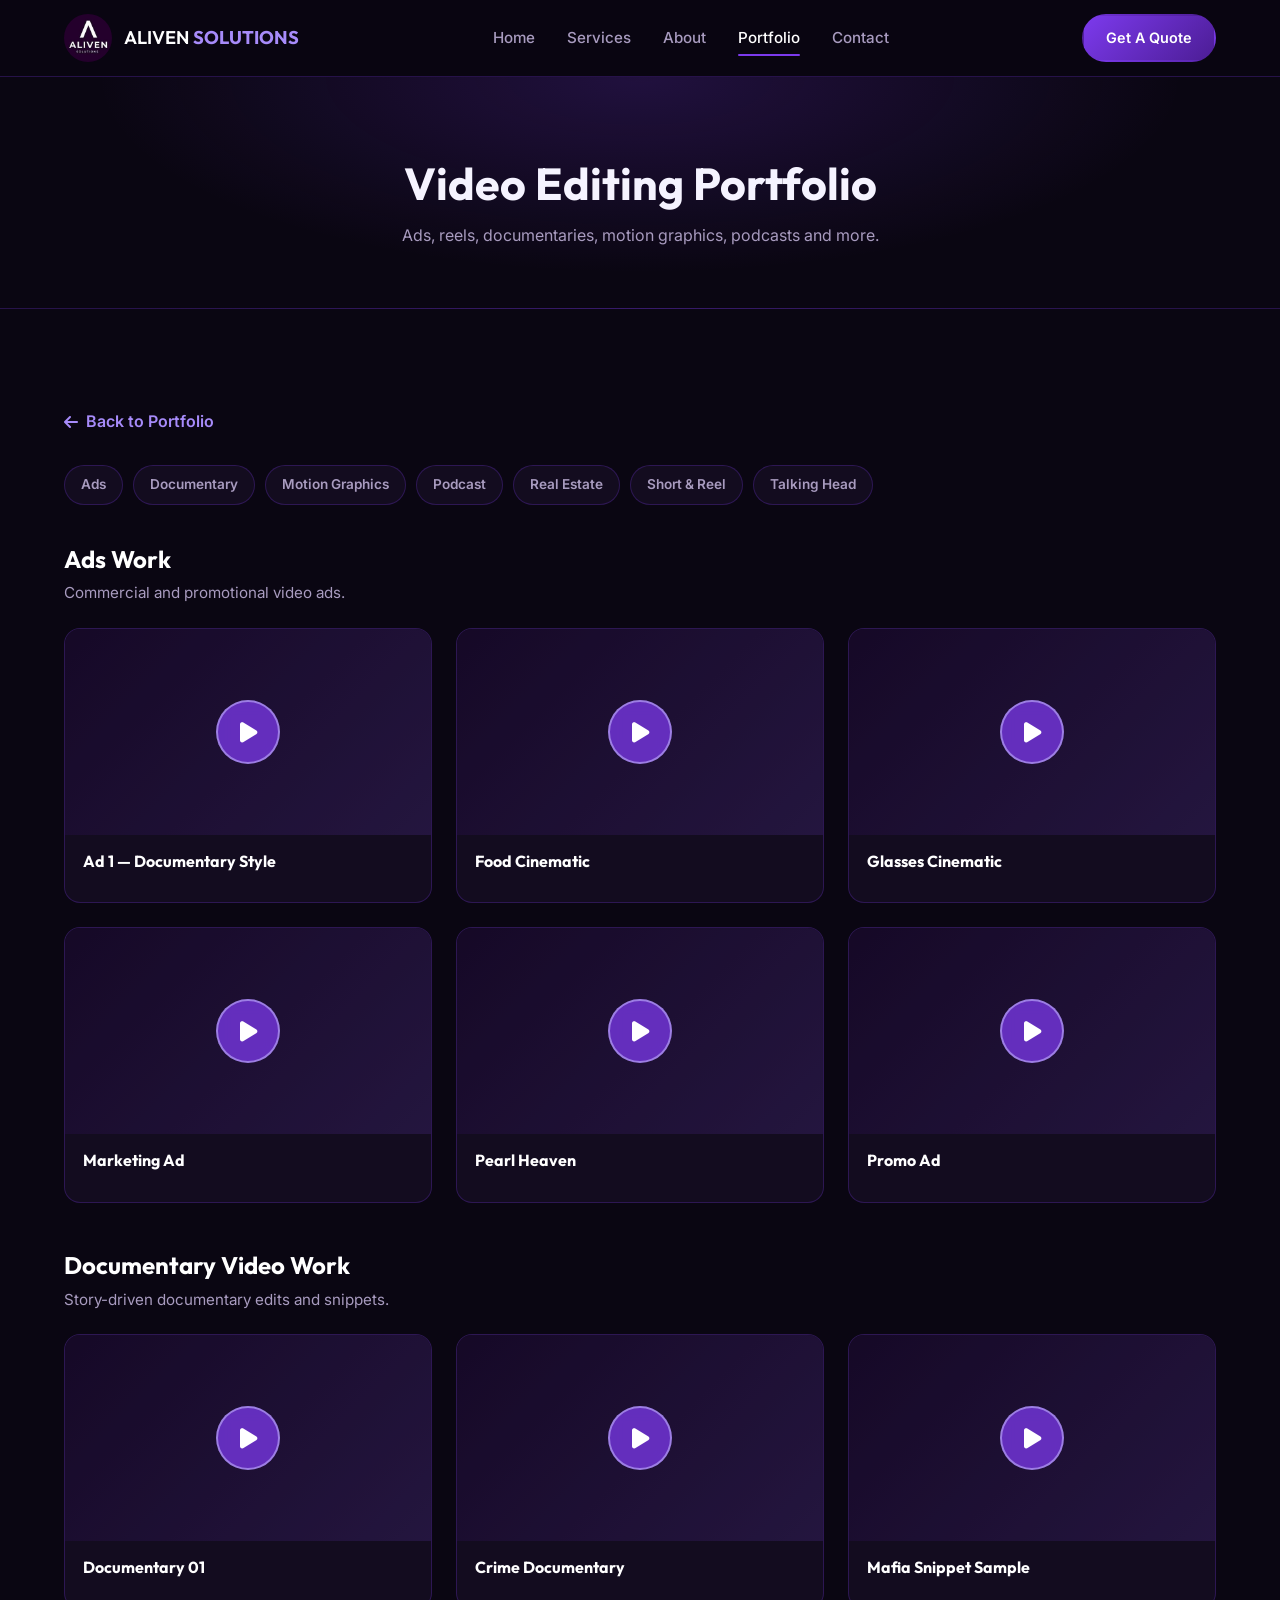
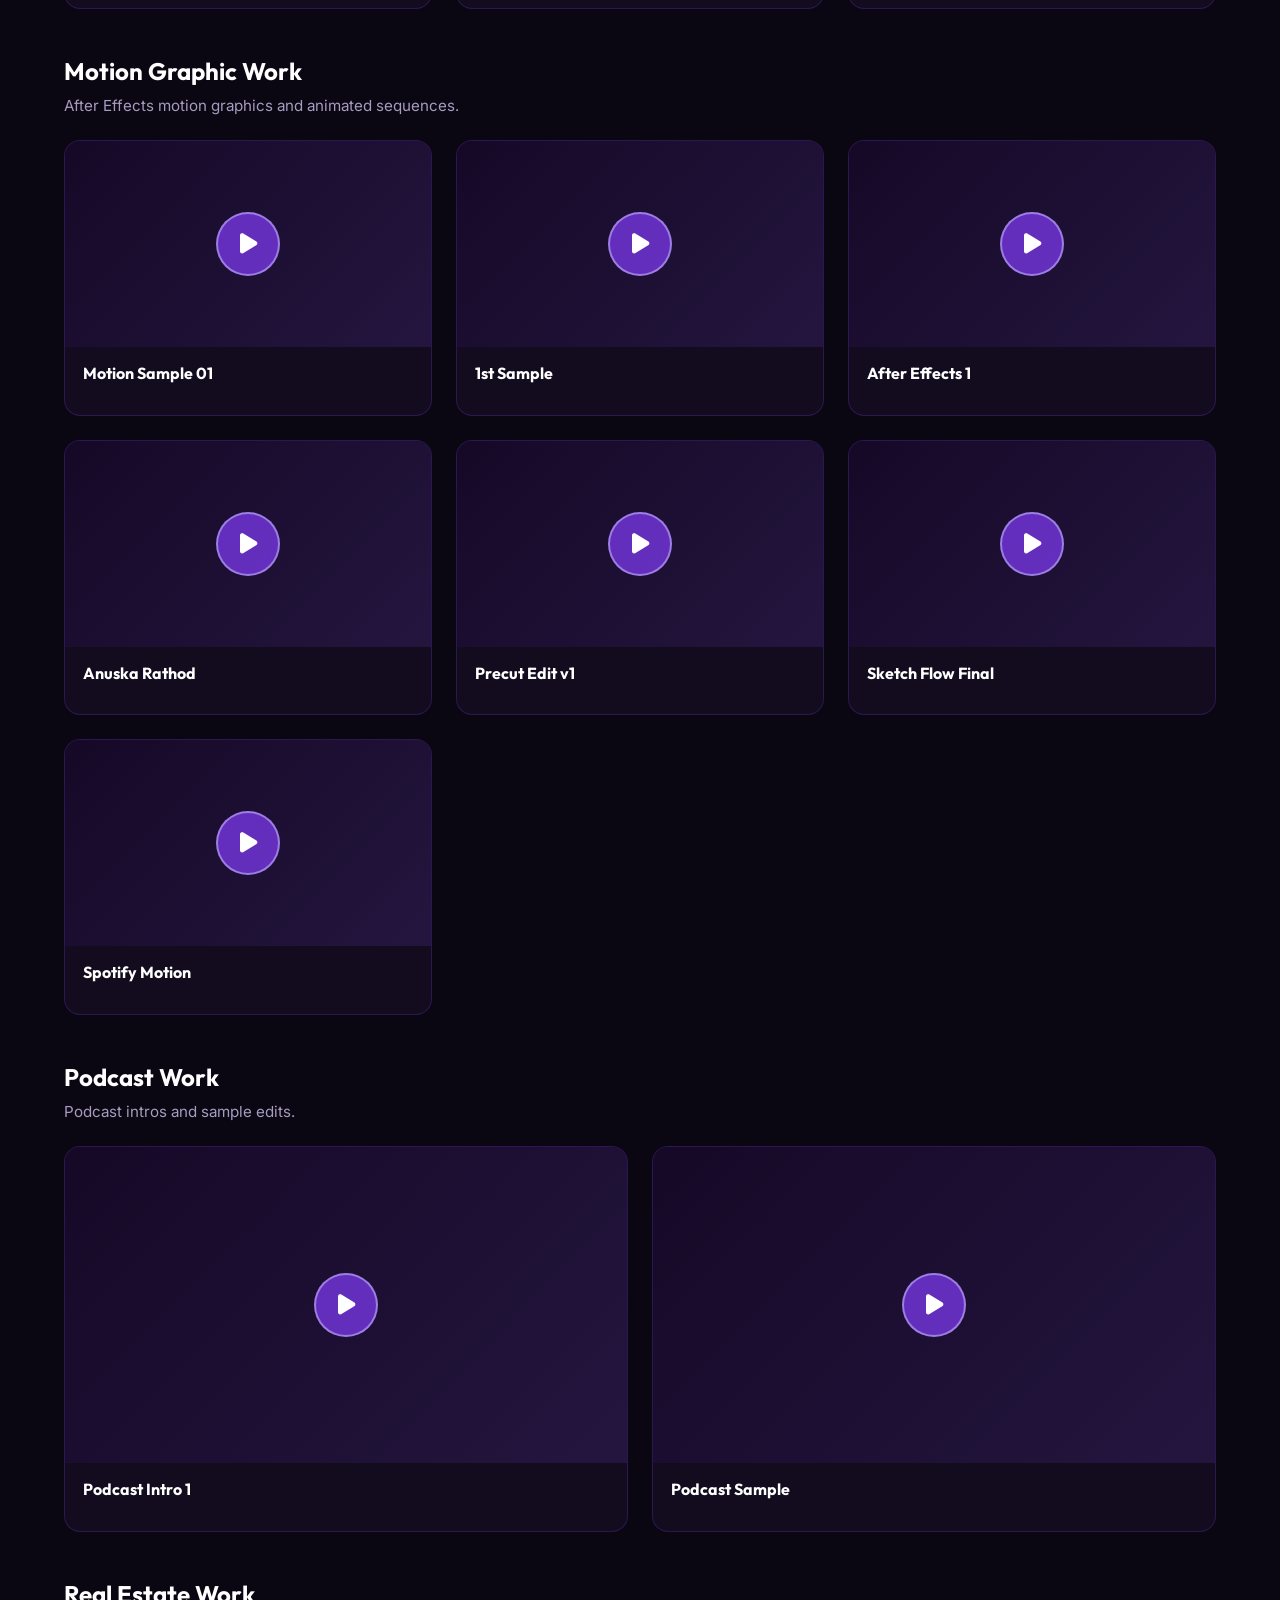
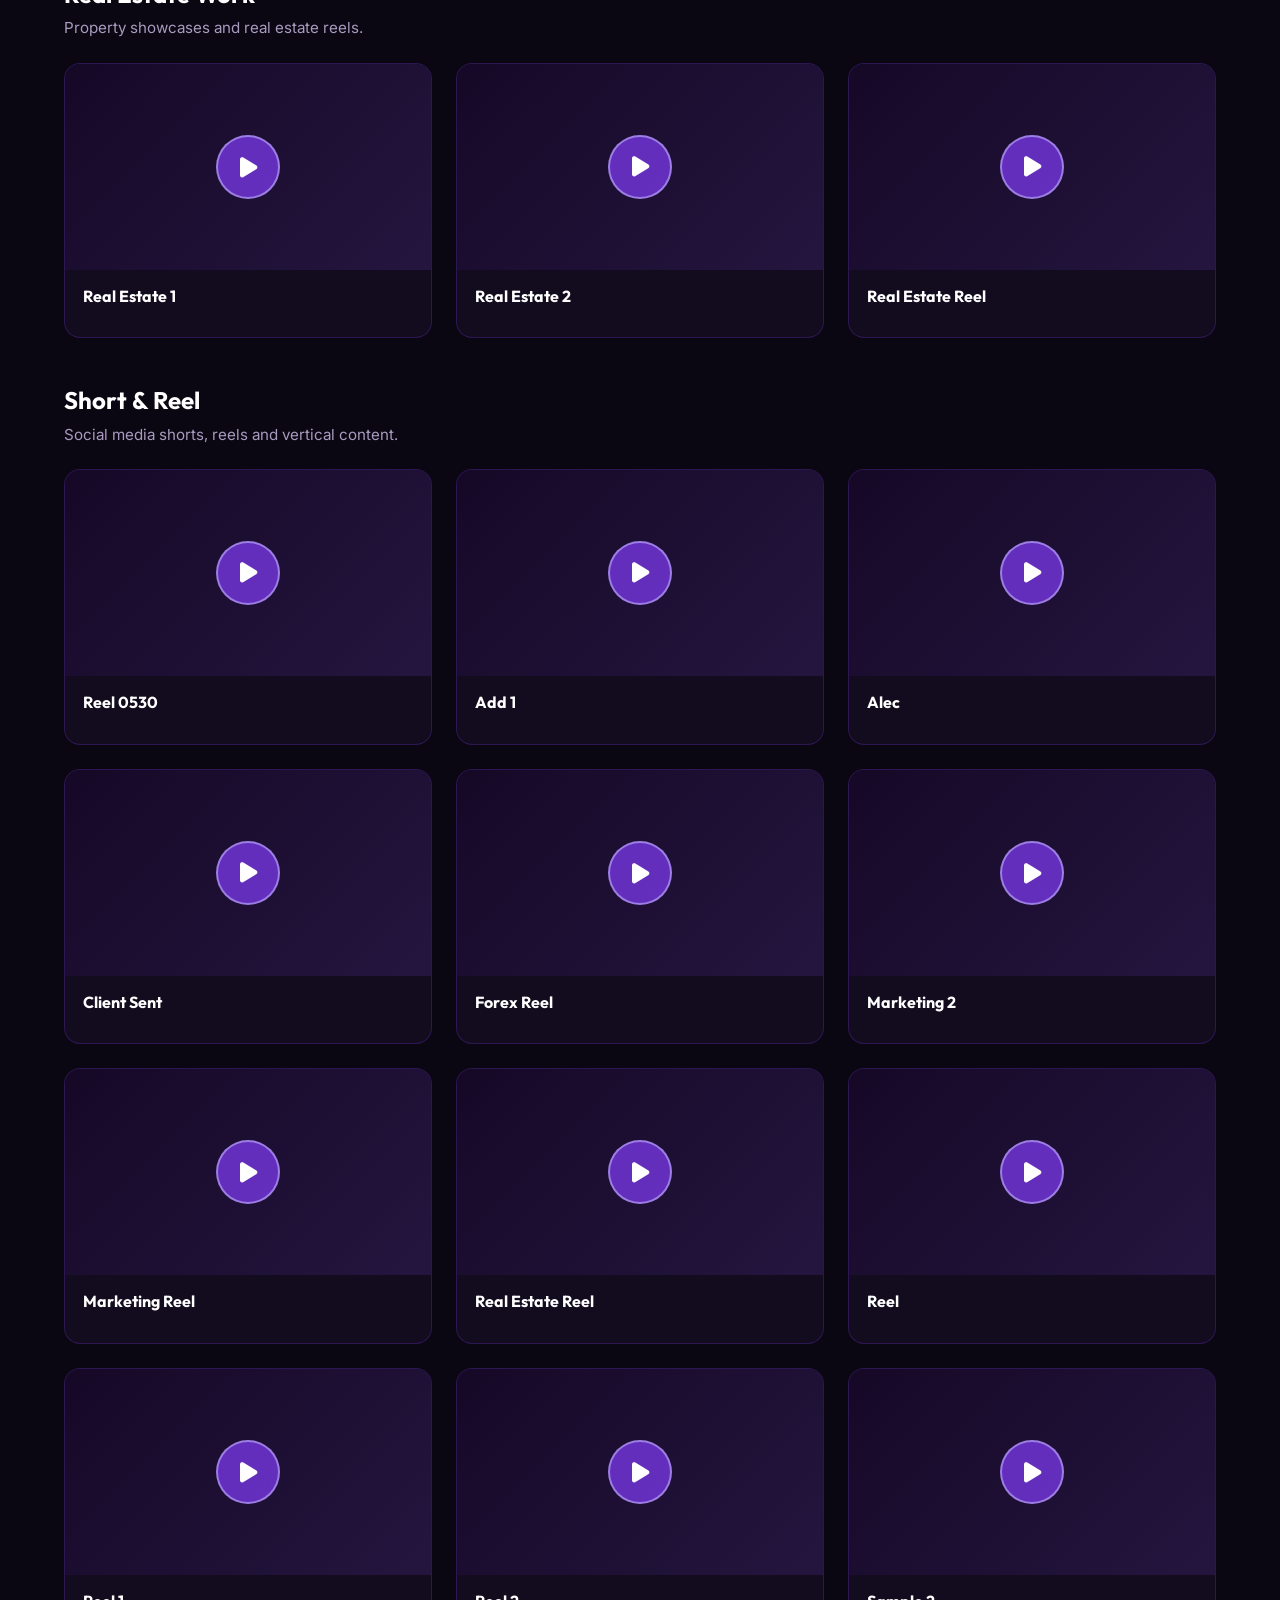
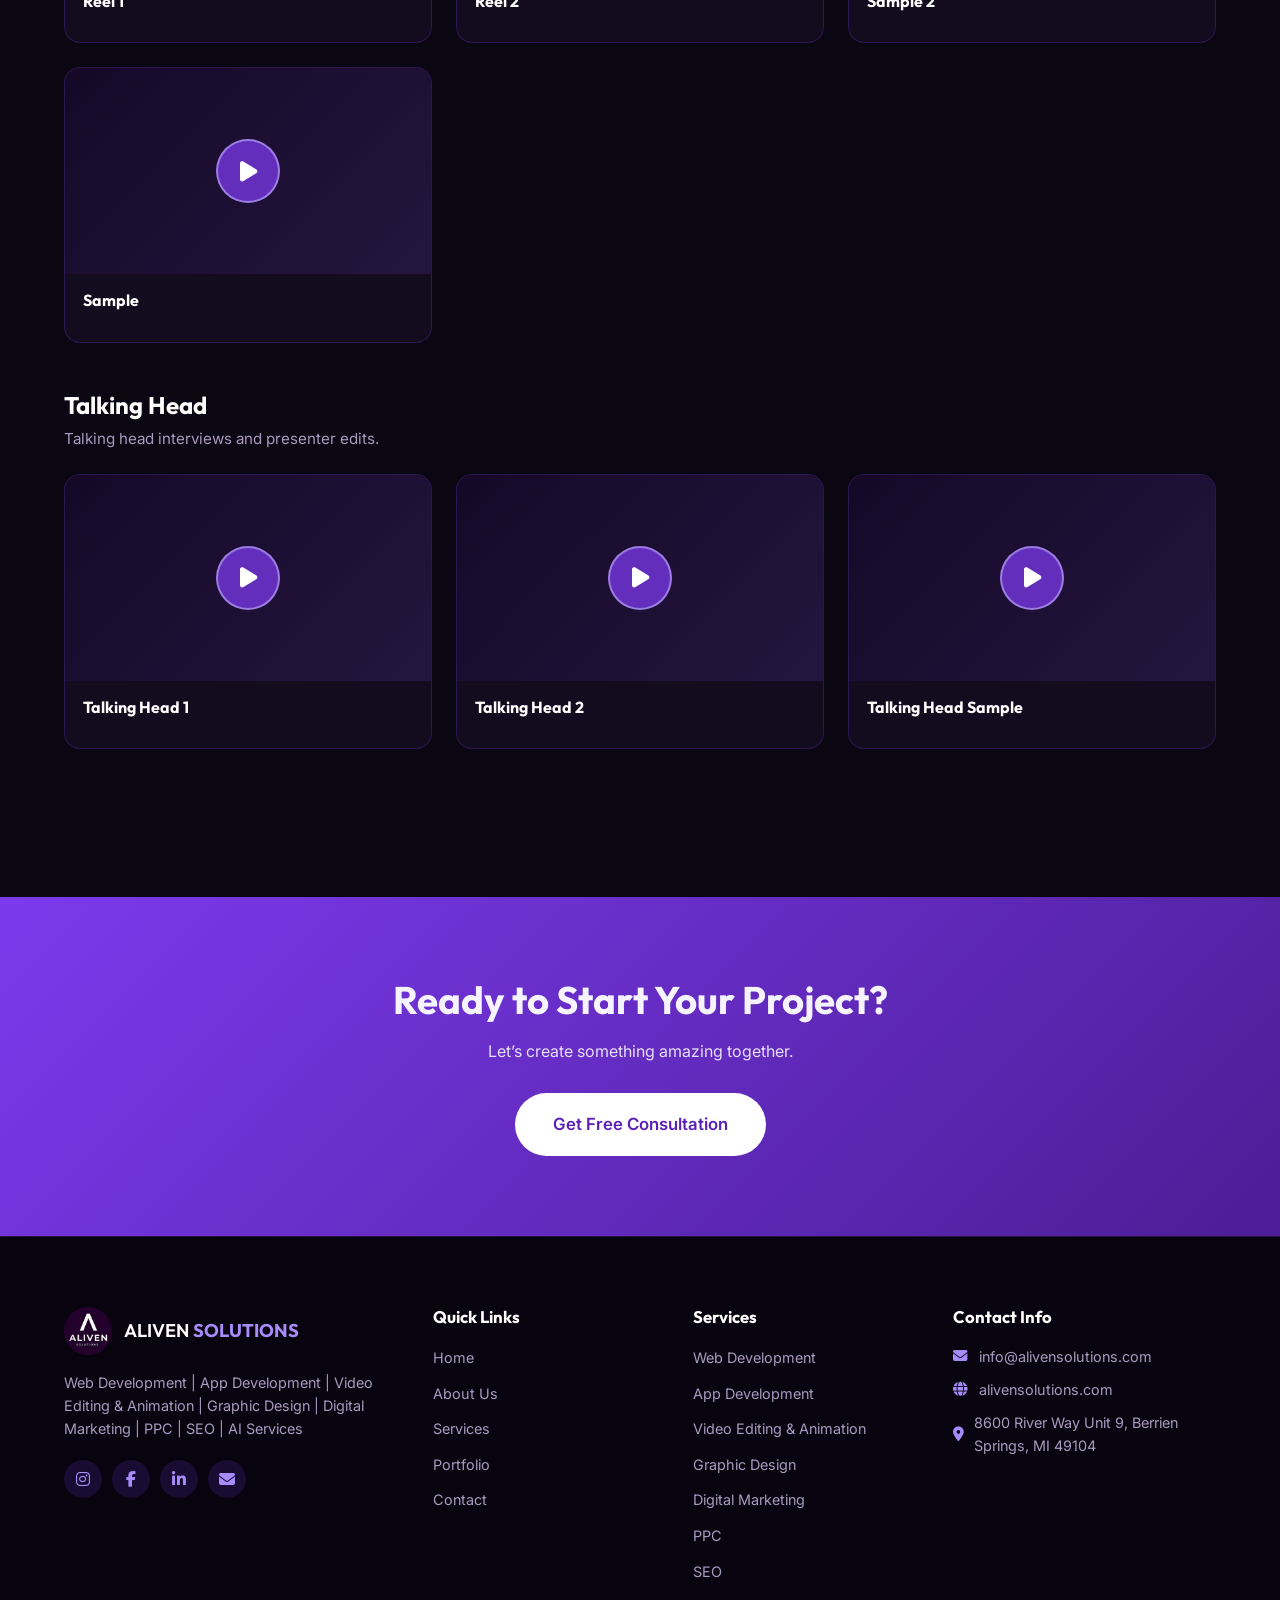
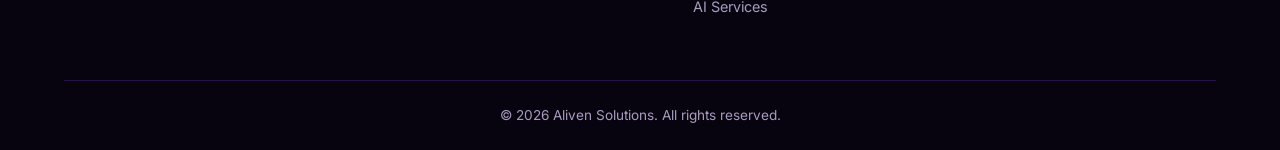
<file: portfolio-video.html>
<!DOCTYPE html>
<html lang="en">
<head>
  <meta charset="UTF-8" />
  <meta name="viewport" content="width=device-width, initial-scale=1.0" />
  <title>Video Editing Portfolio | Aliven Solutions</title>
  <meta name="description" content="Video editing portfolio — ads, reels, documentaries, motion graphics and more by Aliven Solutions." />
  <link rel="icon" type="image/png" href="images/favicon.png" />
  <link rel="stylesheet" href="css/style.css" />
  <link rel="stylesheet" href="https://cdnjs.cloudflare.com/ajax/libs/font-awesome/6.5.1/css/all.min.css" />
  <link href="https://fonts.googleapis.com/css2?family=Inter:wght@300;400;500;600;700;800&family=Outfit:wght@400;500;600;700;800&display=swap" rel="stylesheet" />
  <style>
    .back-link {
      display: inline-flex; align-items: center; gap: 8px;
      color: var(--primary-light); font-weight: 600; margin-bottom: 30px;
    }
    .back-link:hover { gap: 12px; }
    .video-cat {
      margin-bottom: 48px;
    }
    .video-cat h2 {
      font-family: 'Outfit', sans-serif;
      font-size: 1.5rem;
      margin-bottom: 8px;
      color: #fff;
    }
    .video-cat .cat-desc {
      color: var(--text-muted);
      font-size: 0.95rem;
      margin-bottom: 22px;
    }
    .video-grid {
      display: grid;
      grid-template-columns: repeat(auto-fit, minmax(280px, 1fr));
      gap: 24px;
    }
    .video-card {
      background: var(--bg-card);
      border: 1px solid var(--border);
      border-radius: var(--radius);
      overflow: hidden;
      transition: var(--transition);
      display: flex;
      flex-direction: column;
    }
    .video-card:hover {
      transform: translateY(-5px);
      border-color: var(--primary);
      box-shadow: var(--shadow);
    }
    .video-thumb {
      aspect-ratio: 16 / 9;
      background: linear-gradient(135deg, #1a0a2e, #2d1b4e);
      position: relative;
      overflow: hidden;
    }
    .video-thumb .thumb-img {
      position: absolute;
      inset: 0;
      width: 100%;
      height: 100%;
      object-fit: cover;
      z-index: 0;
    }
    .video-thumb iframe {
      position: absolute;
      left: 0;
      width: 100%;
      height: calc(100% + 48px);
      top: -48px;
      border: 0;
      z-index: 1;
    }
    .video-thumb .drive-mask {
      position: absolute;
      top: 0;
      left: 0;
      right: 0;
      height: 8px;
      z-index: 4;
      background: transparent;
      pointer-events: none;
      display: none;
    }
    .video-thumb.playing .drive-mask {
      display: block;
    }
    .video-thumb .play-overlay {
      position: absolute;
      inset: 0;
      display: flex;
      align-items: center;
      justify-content: center;
      background: rgba(10,6,18,0.25);
      transition: background 0.3s, opacity 0.3s;
      z-index: 3;
      width: 100%;
      padding: 0;
    }
    .video-card:hover .play-overlay {
      background: rgba(10,6,18,0.1);
    }
    .video-thumb.playing .play-overlay {
      opacity: 0;
      pointer-events: none;
    }

    .play-actions {
      display: flex;
      gap: 12px;
      align-items: center;
      justify-content: center;
      position: relative;
      z-index: 4;
    }
    .play-actions .action-btn {
      width: 52px;
      height: 52px;
      border-radius: 50%;
      border: 2px solid rgba(255,255,255,0.35);
      background: rgba(10, 6, 18, 0.65);
      color: #fff;
      display: flex;
      align-items: center;
      justify-content: center;
      cursor: pointer;
      transition: transform 0.2s, background 0.2s, border-color 0.2s;
      backdrop-filter: blur(8px);
    }
    .play-actions .action-btn:hover {
      transform: scale(1.08);
      background: rgba(124, 58, 237, 0.85);
      border-color: rgba(196, 181, 253, 0.7);
    }
    .play-actions .action-btn.primary {
      width: 64px;
      height: 64px;
      border-width: 2px;
      background: rgba(124, 58, 237, 0.75);
      border-color: rgba(196, 181, 253, 0.6);
    }
    .play-actions .action-btn.primary:hover {
      background: rgba(124, 58, 237, 0.95);
    }
    .play-actions .action-btn i {
      font-size: 1.15rem;
      pointer-events: none;
    }
    .play-actions .action-btn.primary i {
      font-size: 1.45rem;
    }

    .video-thumb:fullscreen,
    .video-thumb:-webkit-full-screen {
      aspect-ratio: auto;
      width: 100%;
      height: 100%;
      background: #000;
      overflow: hidden;
    }
    .video-thumb:fullscreen iframe,
    .video-thumb:-webkit-full-screen iframe {
      width: 100%;
      height: calc(100% + 70px);
      top: -60px;
    }
    .video-thumb:fullscreen .drive-mask,
    .video-thumb:-webkit-full-screen .drive-mask {
      height: 12px;
      background: transparent;
    }
    .video-body {
      padding: 16px 18px 20px;
      flex: 1;
      display: flex;
      flex-direction: column;
    }
    .video-body h3 {
      font-size: 1rem;
      margin-bottom: 10px;
      color: #fff;
      line-height: 1.35;
    }
    .video-btn {
      display: inline-flex;
      align-items: center;
      gap: 8px;
      margin-top: auto;
      background: var(--gradient);
      color: #fff !important;
      padding: 9px 16px;
      border-radius: 50px;
      font-weight: 600;
      font-size: 0.85rem;
      text-decoration: none;
      align-self: flex-start;
      transition: transform 0.2s, box-shadow 0.2s;
    }
    .video-btn:hover {
      transform: translateY(-2px);
      box-shadow: 0 8px 20px rgba(124,58,237,0.35);
      color: #fff !important;
    }
    .cat-nav {
      display: flex;
      flex-wrap: wrap;
      gap: 10px;
      margin-bottom: 40px;
    }
    .cat-nav a {
      padding: 8px 16px;
      border-radius: 50px;
      border: 1px solid var(--border);
      background: var(--bg-card);
      color: var(--text-muted);
      font-size: 0.85rem;
      font-weight: 600;
      text-decoration: none;
      transition: all 0.2s;
    }
    .cat-nav a:hover {
      border-color: var(--primary);
      color: var(--primary-light);
    }
  </style>
</head>
<body>
  <header class="navbar" id="navbar">
    <div class="container nav-container">
      <a href="index.html" class="logo">
        <img src="images/pic.jpg" alt="Aliven Solutions" />
        <span>ALIVEN <strong>SOLUTIONS</strong></span>
      </a>
      <nav class="nav-links" id="navLinks">
        <a href="index.html">Home</a>
        <a href="services.html">Services</a>
        <a href="about.html">About</a>
        <a href="portfolio.html" class="active">Portfolio</a>
        <a href="contact.html">Contact</a>
      </nav>
      <a href="contact.html" class="btn btn-primary nav-cta">Get A Quote</a>
      <button class="menu-toggle" id="menuToggle" aria-label="Menu"><span></span><span></span><span></span></button>
    </div>
  </header>

  <section class="page-hero">
    <div class="container">
      <h1>Video Editing Portfolio</h1>
      <p>Ads, reels, documentaries, motion graphics, podcasts and more.</p>
    </div>
  </section>

  <section class="section">
    <div class="container">
      <a href="portfolio.html" class="back-link"><i class="fas fa-arrow-left"></i> Back to Portfolio</a>

      <div class="cat-nav">
        <a href="#ads">Ads</a>
        <a href="#documentary">Documentary</a>
        <a href="#motion">Motion Graphics</a>
        <a href="#podcast">Podcast</a>
        <a href="#realestate">Real Estate</a>
        <a href="#reels">Short &amp; Reel</a>
        <a href="#talking">Talking Head</a>
      </div>

      <div class="video-cat" id="ads">
        <h2>Ads Work</h2>
        <p class="cat-desc">Commercial and promotional video ads.</p>
        <div class="video-grid">

        <div class="video-card">
          <div class="video-thumb" data-src="https://drive.google.com/file/d/1vmZIrpoKlP8hTFmpsKOYQMyZWZsol17m/preview">
            <div class="play-overlay">
              <div class="play-actions">
                <button type="button" class="action-btn primary btn-play" aria-label="Play Ad 1 — Documentary Style" title="Play">
                  <i class="fas fa-play"></i>
                </button>
              </div>
            </div>
          </div>
          <div class="video-body">
            <h3>Ad 1 — Documentary Style</h3>
          </div>
        </div>
        <div class="video-card">
          <div class="video-thumb" data-src="https://drive.google.com/file/d/1UP03pU4dy65ZBMfo9aiDUi3ets1Po_qp/preview">
            <div class="play-overlay">
              <div class="play-actions">
                <button type="button" class="action-btn primary btn-play" aria-label="Play Food Cinematic" title="Play">
                  <i class="fas fa-play"></i>
                </button>
              </div>
            </div>
          </div>
          <div class="video-body">
            <h3>Food Cinematic</h3>
          </div>
        </div>
        <div class="video-card">
          <div class="video-thumb" data-src="https://drive.google.com/file/d/1xWRrH1zmh6G76okSwYZ6VVuSc-Ae0DxO/preview">
            <div class="play-overlay">
              <div class="play-actions">
                <button type="button" class="action-btn primary btn-play" aria-label="Play Glasses Cinematic" title="Play">
                  <i class="fas fa-play"></i>
                </button>
              </div>
            </div>
          </div>
          <div class="video-body">
            <h3>Glasses Cinematic</h3>
          </div>
        </div>
        <div class="video-card">
          <div class="video-thumb" data-src="https://drive.google.com/file/d/1w4NDfZeyzfpDL4XF8f8yE3zIBdX8s3Wg/preview">
            <div class="play-overlay">
              <div class="play-actions">
                <button type="button" class="action-btn primary btn-play" aria-label="Play Marketing Ad" title="Play">
                  <i class="fas fa-play"></i>
                </button>
              </div>
            </div>
          </div>
          <div class="video-body">
            <h3>Marketing Ad</h3>
          </div>
        </div>
        <div class="video-card">
          <div class="video-thumb" data-src="https://drive.google.com/file/d/1RtkYs90YqSOsHB4g7Lg-PwdQZ8ijBSyd/preview">
            <div class="play-overlay">
              <div class="play-actions">
                <button type="button" class="action-btn primary btn-play" aria-label="Play Pearl Heaven" title="Play">
                  <i class="fas fa-play"></i>
                </button>
              </div>
            </div>
          </div>
          <div class="video-body">
            <h3>Pearl Heaven</h3>
          </div>
        </div>
        <div class="video-card">
          <div class="video-thumb" data-src="https://drive.google.com/file/d/1c-k8Ox1xNfG-xbyOQDBJfd5b9KKRlWMR/preview">
            <div class="play-overlay">
              <div class="play-actions">
                <button type="button" class="action-btn primary btn-play" aria-label="Play Promo Ad" title="Play">
                  <i class="fas fa-play"></i>
                </button>
              </div>
            </div>
          </div>
          <div class="video-body">
            <h3>Promo Ad</h3>
          </div>
        </div>
        </div>
      </div>

      <div class="video-cat" id="documentary">
        <h2>Documentary Video Work</h2>
        <p class="cat-desc">Story-driven documentary edits and snippets.</p>
        <div class="video-grid">

        <div class="video-card">
          <div class="video-thumb" data-src="https://drive.google.com/file/d/13s3dQj3CrH2AUkYHA9d32__83RAGXSEq/preview">
            <div class="play-overlay">
              <div class="play-actions">
                <button type="button" class="action-btn primary btn-play" aria-label="Play Documentary 01" title="Play">
                  <i class="fas fa-play"></i>
                </button>
              </div>
            </div>
          </div>
          <div class="video-body">
            <h3>Documentary 01</h3>
          </div>
        </div>
        <div class="video-card">
          <div class="video-thumb" data-src="https://drive.google.com/file/d/19kXcTutUPt9A-Cc6WuhlqUrPKPl7gp3U/preview">
            <div class="play-overlay">
              <div class="play-actions">
                <button type="button" class="action-btn primary btn-play" aria-label="Play Crime Documentary" title="Play">
                  <i class="fas fa-play"></i>
                </button>
              </div>
            </div>
          </div>
          <div class="video-body">
            <h3>Crime Documentary</h3>
          </div>
        </div>
        <div class="video-card">
          <div class="video-thumb" data-src="https://drive.google.com/file/d/1FRXA860elBus5Doi4BWT_4tKWqdN1qTp/preview">
            <div class="play-overlay">
              <div class="play-actions">
                <button type="button" class="action-btn primary btn-play" aria-label="Play Mafia Snippet Sample" title="Play">
                  <i class="fas fa-play"></i>
                </button>
              </div>
            </div>
          </div>
          <div class="video-body">
            <h3>Mafia Snippet Sample</h3>
          </div>
        </div>
        </div>
      </div>

      <div class="video-cat" id="motion">
        <h2>Motion Graphic Work</h2>
        <p class="cat-desc">After Effects motion graphics and animated sequences.</p>
        <div class="video-grid">

        <div class="video-card">
          <div class="video-thumb" data-src="https://drive.google.com/file/d/1Hxj8EKsR2VU4QFBIM0u3AumpGtw8_wgD/preview">
            <div class="play-overlay">
              <div class="play-actions">
                <button type="button" class="action-btn primary btn-play" aria-label="Play Motion Sample 01" title="Play">
                  <i class="fas fa-play"></i>
                </button>
              </div>
            </div>
          </div>
          <div class="video-body">
            <h3>Motion Sample 01</h3>
          </div>
        </div>
        <div class="video-card">
          <div class="video-thumb" data-src="https://drive.google.com/file/d/1thTGFiVKn_2juvriPGKDaffOLQm_fa9g/preview">
            <div class="play-overlay">
              <div class="play-actions">
                <button type="button" class="action-btn primary btn-play" aria-label="Play 1st Sample" title="Play">
                  <i class="fas fa-play"></i>
                </button>
              </div>
            </div>
          </div>
          <div class="video-body">
            <h3>1st Sample</h3>
          </div>
        </div>
        <div class="video-card">
          <div class="video-thumb" data-src="https://drive.google.com/file/d/1rndAQZuT6gCia9bUimvMr3NeXaoe0Ers/preview">
            <div class="play-overlay">
              <div class="play-actions">
                <button type="button" class="action-btn primary btn-play" aria-label="Play After Effects 1" title="Play">
                  <i class="fas fa-play"></i>
                </button>
              </div>
            </div>
          </div>
          <div class="video-body">
            <h3>After Effects 1</h3>
          </div>
        </div>
        <div class="video-card">
          <div class="video-thumb" data-src="https://drive.google.com/file/d/1nCyagMMTbzjRITkAasTdMusvouG8_J15/preview">
            <div class="play-overlay">
              <div class="play-actions">
                <button type="button" class="action-btn primary btn-play" aria-label="Play Anuska Rathod" title="Play">
                  <i class="fas fa-play"></i>
                </button>
              </div>
            </div>
          </div>
          <div class="video-body">
            <h3>Anuska Rathod</h3>
          </div>
        </div>
        <div class="video-card">
          <div class="video-thumb" data-src="https://drive.google.com/file/d/1JN1-LRmE5IL30zmVCE8B58Bmmtk8Ly1Q/preview">
            <div class="play-overlay">
              <div class="play-actions">
                <button type="button" class="action-btn primary btn-play" aria-label="Play Precut Edit v1" title="Play">
                  <i class="fas fa-play"></i>
                </button>
              </div>
            </div>
          </div>
          <div class="video-body">
            <h3>Precut Edit v1</h3>
          </div>
        </div>
        <div class="video-card">
          <div class="video-thumb" data-src="https://drive.google.com/file/d/1cbNoi-xD2uXDPiCkjMVU5Ce5HiAOb_Jg/preview">
            <div class="play-overlay">
              <div class="play-actions">
                <button type="button" class="action-btn primary btn-play" aria-label="Play Sketch Flow Final" title="Play">
                  <i class="fas fa-play"></i>
                </button>
              </div>
            </div>
          </div>
          <div class="video-body">
            <h3>Sketch Flow Final</h3>
          </div>
        </div>
        <div class="video-card">
          <div class="video-thumb" data-src="https://drive.google.com/file/d/1k2NaBJZqtCeBZIyGgXMs2gDTXEZekezq/preview">
            <div class="play-overlay">
              <div class="play-actions">
                <button type="button" class="action-btn primary btn-play" aria-label="Play Spotify Motion" title="Play">
                  <i class="fas fa-play"></i>
                </button>
              </div>
            </div>
          </div>
          <div class="video-body">
            <h3>Spotify Motion</h3>
          </div>
        </div>
        </div>
      </div>

      <div class="video-cat" id="podcast">
        <h2>Podcast Work</h2>
        <p class="cat-desc">Podcast intros and sample edits.</p>
        <div class="video-grid">

        <div class="video-card">
          <div class="video-thumb" data-src="https://drive.google.com/file/d/1iBsVseVNjWaUTKcyc9_t9T-3iSnJneFC/preview">
            <div class="play-overlay">
              <div class="play-actions">
                <button type="button" class="action-btn primary btn-play" aria-label="Play Podcast Intro 1" title="Play">
                  <i class="fas fa-play"></i>
                </button>
              </div>
            </div>
          </div>
          <div class="video-body">
            <h3>Podcast Intro 1</h3>
          </div>
        </div>
        <div class="video-card">
          <div class="video-thumb" data-src="https://drive.google.com/file/d/16RS0s0QY3za9srtI7t2ywHVZvlO6n5Hj/preview">
            <div class="play-overlay">
              <div class="play-actions">
                <button type="button" class="action-btn primary btn-play" aria-label="Play Podcast Sample" title="Play">
                  <i class="fas fa-play"></i>
                </button>
              </div>
            </div>
          </div>
          <div class="video-body">
            <h3>Podcast Sample</h3>
          </div>
        </div>
        </div>
      </div>

      <div class="video-cat" id="realestate">
        <h2>Real Estate Work</h2>
        <p class="cat-desc">Property showcases and real estate reels.</p>
        <div class="video-grid">

        <div class="video-card">
          <div class="video-thumb" data-src="https://drive.google.com/file/d/1mh6fz7Ay6wTTVKh15pvn9UvAI0q1tk37/preview">
            <div class="play-overlay">
              <div class="play-actions">
                <button type="button" class="action-btn primary btn-play" aria-label="Play Real Estate 1" title="Play">
                  <i class="fas fa-play"></i>
                </button>
              </div>
            </div>
          </div>
          <div class="video-body">
            <h3>Real Estate 1</h3>
          </div>
        </div>
        <div class="video-card">
          <div class="video-thumb" data-src="https://drive.google.com/file/d/1jvRML5ObrqYddS4IvQW4gylC-qkL6A9k/preview">
            <div class="play-overlay">
              <div class="play-actions">
                <button type="button" class="action-btn primary btn-play" aria-label="Play Real Estate 2" title="Play">
                  <i class="fas fa-play"></i>
                </button>
              </div>
            </div>
          </div>
          <div class="video-body">
            <h3>Real Estate 2</h3>
          </div>
        </div>
        <div class="video-card">
          <div class="video-thumb" data-src="https://drive.google.com/file/d/1R20zc-swDAYd-VgyVGwePycfjYku6A9n/preview">
            <div class="play-overlay">
              <div class="play-actions">
                <button type="button" class="action-btn primary btn-play" aria-label="Play Real Estate Reel" title="Play">
                  <i class="fas fa-play"></i>
                </button>
              </div>
            </div>
          </div>
          <div class="video-body">
            <h3>Real Estate Reel</h3>
          </div>
        </div>
        </div>
      </div>

      <div class="video-cat" id="reels">
        <h2>Short &amp; Reel</h2>
        <p class="cat-desc">Social media shorts, reels and vertical content.</p>
        <div class="video-grid">

        <div class="video-card">
          <div class="video-thumb" data-src="https://drive.google.com/file/d/1ju1UKBCMopKwqc1bWKE_7KYOnsNtJ2Ls/preview">
            <div class="play-overlay">
              <div class="play-actions">
                <button type="button" class="action-btn primary btn-play" aria-label="Play Reel 0530" title="Play">
                  <i class="fas fa-play"></i>
                </button>
              </div>
            </div>
          </div>
          <div class="video-body">
            <h3>Reel 0530</h3>
          </div>
        </div>
        <div class="video-card">
          <div class="video-thumb" data-src="https://drive.google.com/file/d/1nxfrJKkplrIfNnfOaslGbpaaxVJHeSu1/preview">
            <div class="play-overlay">
              <div class="play-actions">
                <button type="button" class="action-btn primary btn-play" aria-label="Play Add 1" title="Play">
                  <i class="fas fa-play"></i>
                </button>
              </div>
            </div>
          </div>
          <div class="video-body">
            <h3>Add 1</h3>
          </div>
        </div>
        <div class="video-card">
          <div class="video-thumb" data-src="https://drive.google.com/file/d/1aTR9H0MmXpFgXT4f1knXG1bnzYBcJ-cQ/preview">
            <div class="play-overlay">
              <div class="play-actions">
                <button type="button" class="action-btn primary btn-play" aria-label="Play Alec" title="Play">
                  <i class="fas fa-play"></i>
                </button>
              </div>
            </div>
          </div>
          <div class="video-body">
            <h3>Alec</h3>
          </div>
        </div>
        <div class="video-card">
          <div class="video-thumb" data-src="https://drive.google.com/file/d/1uxkGYCjMtKW0kqPQznT5jETzzDrY2obh/preview">
            <div class="play-overlay">
              <div class="play-actions">
                <button type="button" class="action-btn primary btn-play" aria-label="Play Client Sent" title="Play">
                  <i class="fas fa-play"></i>
                </button>
              </div>
            </div>
          </div>
          <div class="video-body">
            <h3>Client Sent</h3>
          </div>
        </div>
        <div class="video-card">
          <div class="video-thumb" data-src="https://drive.google.com/file/d/1O1MqiO9ExnuHJpBtchVhD1Pq0ghvcJH1/preview">
            <div class="play-overlay">
              <div class="play-actions">
                <button type="button" class="action-btn primary btn-play" aria-label="Play Forex Reel" title="Play">
                  <i class="fas fa-play"></i>
                </button>
              </div>
            </div>
          </div>
          <div class="video-body">
            <h3>Forex Reel</h3>
          </div>
        </div>
        <div class="video-card">
          <div class="video-thumb" data-src="https://drive.google.com/file/d/1pukU6qSLnWGjy4LJlkoTYdyrRlWNtdAd/preview">
            <div class="play-overlay">
              <div class="play-actions">
                <button type="button" class="action-btn primary btn-play" aria-label="Play Marketing 2" title="Play">
                  <i class="fas fa-play"></i>
                </button>
              </div>
            </div>
          </div>
          <div class="video-body">
            <h3>Marketing 2</h3>
          </div>
        </div>
        <div class="video-card">
          <div class="video-thumb" data-src="https://drive.google.com/file/d/1SwYv-GDIymSqoXkiR5Gmrq63PnyeScO2/preview">
            <div class="play-overlay">
              <div class="play-actions">
                <button type="button" class="action-btn primary btn-play" aria-label="Play Marketing Reel" title="Play">
                  <i class="fas fa-play"></i>
                </button>
              </div>
            </div>
          </div>
          <div class="video-body">
            <h3>Marketing Reel</h3>
          </div>
        </div>
        <div class="video-card">
          <div class="video-thumb" data-src="https://drive.google.com/file/d/1FKt1gjsLPX-mhAlOuO_K-JXMpKVq0kEv/preview">
            <div class="play-overlay">
              <div class="play-actions">
                <button type="button" class="action-btn primary btn-play" aria-label="Play Real Estate Reel" title="Play">
                  <i class="fas fa-play"></i>
                </button>
              </div>
            </div>
          </div>
          <div class="video-body">
            <h3>Real Estate Reel</h3>
          </div>
        </div>
        <div class="video-card">
          <div class="video-thumb" data-src="https://drive.google.com/file/d/1UqG-S4c5T-kYgaMDE19eZqOWt_g8lzfo/preview">
            <div class="play-overlay">
              <div class="play-actions">
                <button type="button" class="action-btn primary btn-play" aria-label="Play Reel" title="Play">
                  <i class="fas fa-play"></i>
                </button>
              </div>
            </div>
          </div>
          <div class="video-body">
            <h3>Reel</h3>
          </div>
        </div>
        <div class="video-card">
          <div class="video-thumb" data-src="https://drive.google.com/file/d/1x2Nr80D3vAKa2bv93AakHaZ-QlB2R7Pl/preview">
            <div class="play-overlay">
              <div class="play-actions">
                <button type="button" class="action-btn primary btn-play" aria-label="Play Reel 1" title="Play">
                  <i class="fas fa-play"></i>
                </button>
              </div>
            </div>
          </div>
          <div class="video-body">
            <h3>Reel 1</h3>
          </div>
        </div>
        <div class="video-card">
          <div class="video-thumb" data-src="https://drive.google.com/file/d/1fXLgDqZNShlqgKWA4XElSU_b_h8zCt4X/preview">
            <div class="play-overlay">
              <div class="play-actions">
                <button type="button" class="action-btn primary btn-play" aria-label="Play Reel 2" title="Play">
                  <i class="fas fa-play"></i>
                </button>
              </div>
            </div>
          </div>
          <div class="video-body">
            <h3>Reel 2</h3>
          </div>
        </div>
        <div class="video-card">
          <div class="video-thumb" data-src="https://drive.google.com/file/d/1E6d0x2orCfmANwoTxJLmC3ccewR5A6Kt/preview">
            <div class="play-overlay">
              <div class="play-actions">
                <button type="button" class="action-btn primary btn-play" aria-label="Play Sample 2" title="Play">
                  <i class="fas fa-play"></i>
                </button>
              </div>
            </div>
          </div>
          <div class="video-body">
            <h3>Sample 2</h3>
          </div>
        </div>
        <div class="video-card">
          <div class="video-thumb" data-src="https://drive.google.com/file/d/1aPoAY3UQJViAtdoStCUwYSqpu-OrOtes/preview">
            <div class="play-overlay">
              <div class="play-actions">
                <button type="button" class="action-btn primary btn-play" aria-label="Play Sample" title="Play">
                  <i class="fas fa-play"></i>
                </button>
              </div>
            </div>
          </div>
          <div class="video-body">
            <h3>Sample</h3>
          </div>
        </div>
        </div>
      </div>

      <div class="video-cat" id="talking">
        <h2>Talking Head</h2>
        <p class="cat-desc">Talking head interviews and presenter edits.</p>
        <div class="video-grid">

        <div class="video-card">
          <div class="video-thumb" data-src="https://drive.google.com/file/d/1C1UlGOz7mnOm8C_9tfUm0IQhpKHN-oMU/preview">
            <div class="play-overlay">
              <div class="play-actions">
                <button type="button" class="action-btn primary btn-play" aria-label="Play Talking Head 1" title="Play">
                  <i class="fas fa-play"></i>
                </button>
              </div>
            </div>
          </div>
          <div class="video-body">
            <h3>Talking Head 1</h3>
          </div>
        </div>
        <div class="video-card">
          <div class="video-thumb" data-src="https://drive.google.com/file/d/1oLyeCP3-OvrnYQI4DWwFFhLVXlZN-Hd7/preview">
            <div class="play-overlay">
              <div class="play-actions">
                <button type="button" class="action-btn primary btn-play" aria-label="Play Talking Head 2" title="Play">
                  <i class="fas fa-play"></i>
                </button>
              </div>
            </div>
          </div>
          <div class="video-body">
            <h3>Talking Head 2</h3>
          </div>
        </div>
        <div class="video-card">
          <div class="video-thumb" data-src="https://drive.google.com/file/d/1Ls13cTyXHMEnuSbEnRweWMp9IIaYVgn4/preview">
            <div class="play-overlay">
              <div class="play-actions">
                <button type="button" class="action-btn primary btn-play" aria-label="Play Talking Head Sample" title="Play">
                  <i class="fas fa-play"></i>
                </button>
              </div>
            </div>
          </div>
          <div class="video-body">
            <h3>Talking Head Sample</h3>
          </div>
        </div>
        </div>
      </div>

    </div>
  </section>

<section class="cta-section">
    <div class="container">
      <h2>Ready to Start Your Project?</h2>
      <p>Let’s create something amazing together.</p>
      <a href="contact.html" class="btn btn-primary btn-lg">Get Free Consultation</a>
    </div>
  </section>
  <footer class="footer">
    <div class="container">
      <div class="footer-grid">
        <div class="footer-brand">
          <a href="index.html" class="logo">
            <img src="images/pic.jpg" alt="Aliven Solutions" />
            <span>ALIVEN <strong>SOLUTIONS</strong></span>
          </a>
          <p>Web Development | App Development | Video Editing &amp; Animation | Graphic Design | Digital Marketing | PPC | SEO | AI Services</p>
          <div class="footer-social">
            <a href="https://www.instagram.com/alivensolutions/" target="_blank"><i class="fab fa-instagram"></i></a>
            <a href="https://www.facebook.com/profile.php?id=100065460550997&sk=directory_contact_info"><i class="fab fa-facebook-f"></i></a>
            <a href="https://www.linkedin.com/company/aliven-solutions" target="_blank"><i class="fab fa-linkedin-in"></i></a>
            <a href="mailto:alivensolutions@gmail.com" target="_blank"><i class="fas fa-envelope"></i></a>
          </div>
        </div>
        <div class="footer-links">
          <h4>Quick Links</h4>
          <ul>
            <li><a href="index.html">Home</a></li>
            <li><a href="about.html">About Us</a></li>
            <li><a href="services.html">Services</a></li>
            <li><a href="portfolio.html">Portfolio</a></li>
            <li><a href="contact.html">Contact</a></li>
          </ul>
        </div>
        <div class="footer-links">
          <h4>Services</h4>
          <ul>
            <li><a href="services.html#web">Web Development</a></li>
            <li><a href="services.html#app">App Development</a></li>
            <li><a href="services.html#video">Video Editing &amp; Animation</a></li>
            <li><a href="services.html#graphic">Graphic Design</a></li>
            <li><a href="services.html#digital">Digital Marketing</a></li>
            <li><a href="services.html#ppc">PPC</a></li>
            <li><a href="services.html#seo">SEO</a></li>
            <li><a href="services.html#ai">AI Services</a></li>
          </ul>
        </div>
        <div class="footer-contact">
          <h4>Contact Info</h4>
          <ul>
            <li><i class="fas fa-envelope"></i> <a href="mailto:alivensolutions@gmail.com">info@alivensolutions.com</a></li>
            <li><i class="fas fa-globe"></i> <a href="https://alivensolutions.com">alivensolutions.com</a></li>
            <li><i class="fas fa-map-marker-alt"></i> 8600 River Way Unit 9, Berrien Springs, MI 49104</li>
          </ul>
        </div>
      </div>
      <div class="footer-bottom">
        <p>&copy; 2026 Aliven Solutions. All rights reserved.</p>
      </div>
    </div>
  </footer>
  <script src="js/main.js"></script>

<script>
(function(){
  function stopAll(){
    document.querySelectorAll('.video-thumb.playing').forEach(function(other){
      other.classList.remove('playing');
      var ifr = other.querySelector('iframe');
      if (ifr) ifr.remove();
      var mask = other.querySelector('.drive-mask');
      if (mask) mask.remove();
      var cur = document.fullscreenElement || document.webkitFullscreenElement;
      if (cur === other) {
        if (document.exitFullscreen) document.exitFullscreen();
        else if (document.webkitExitFullscreen) document.webkitExitFullscreen();
      }
    });
  }

  function playThumb(thumb){
    var src = thumb.getAttribute('data-src');
    if (!src) return;
    stopAll();

    var iframe = document.createElement('iframe');
    iframe.src = src;
    iframe.allow = 'autoplay; encrypted-media; fullscreen';
    iframe.setAttribute('allowfullscreen', '');
    iframe.setAttribute('webkitallowfullscreen', '');
    iframe.setAttribute('mozallowfullscreen', '');
    iframe.setAttribute('scrolling', 'no');
    thumb.appendChild(iframe);

    var mask = document.createElement('div');
    mask.className = 'drive-mask';
    thumb.appendChild(mask);

    thumb.classList.add('playing');
  }

  document.querySelectorAll('.video-thumb[data-src]').forEach(function(thumb){
    var m = thumb.getAttribute('data-src').match(/\/d\/([^\/]+)/);
    if (!m) return;
    var id = m[1];
    var img = new Image();
    img.className = 'thumb-img';
    img.alt = '';
    img.loading = 'lazy';
    img.referrerPolicy = 'no-referrer';
    var tried = 0;
    var urls = [
      'https://drive.google.com/thumbnail?id=' + id + '&sz=w640',
      'https://lh3.googleusercontent.com/d/' + id + '=w640'
    ];
    img.onerror = function(){
      tried++;
      if (tried < urls.length) img.src = urls[tried];
      else img.remove();
    };
    img.src = urls[0];
    thumb.insertBefore(img, thumb.firstChild);
  });

  document.querySelectorAll('.video-thumb').forEach(function(thumb){
    var playBtn = thumb.querySelector('.btn-play');
    if (playBtn) {
      playBtn.addEventListener('click', function(e){
        e.stopPropagation();
        playThumb(thumb);
      });
    }
  });
})();
</script>

</body>
</html>
</file>
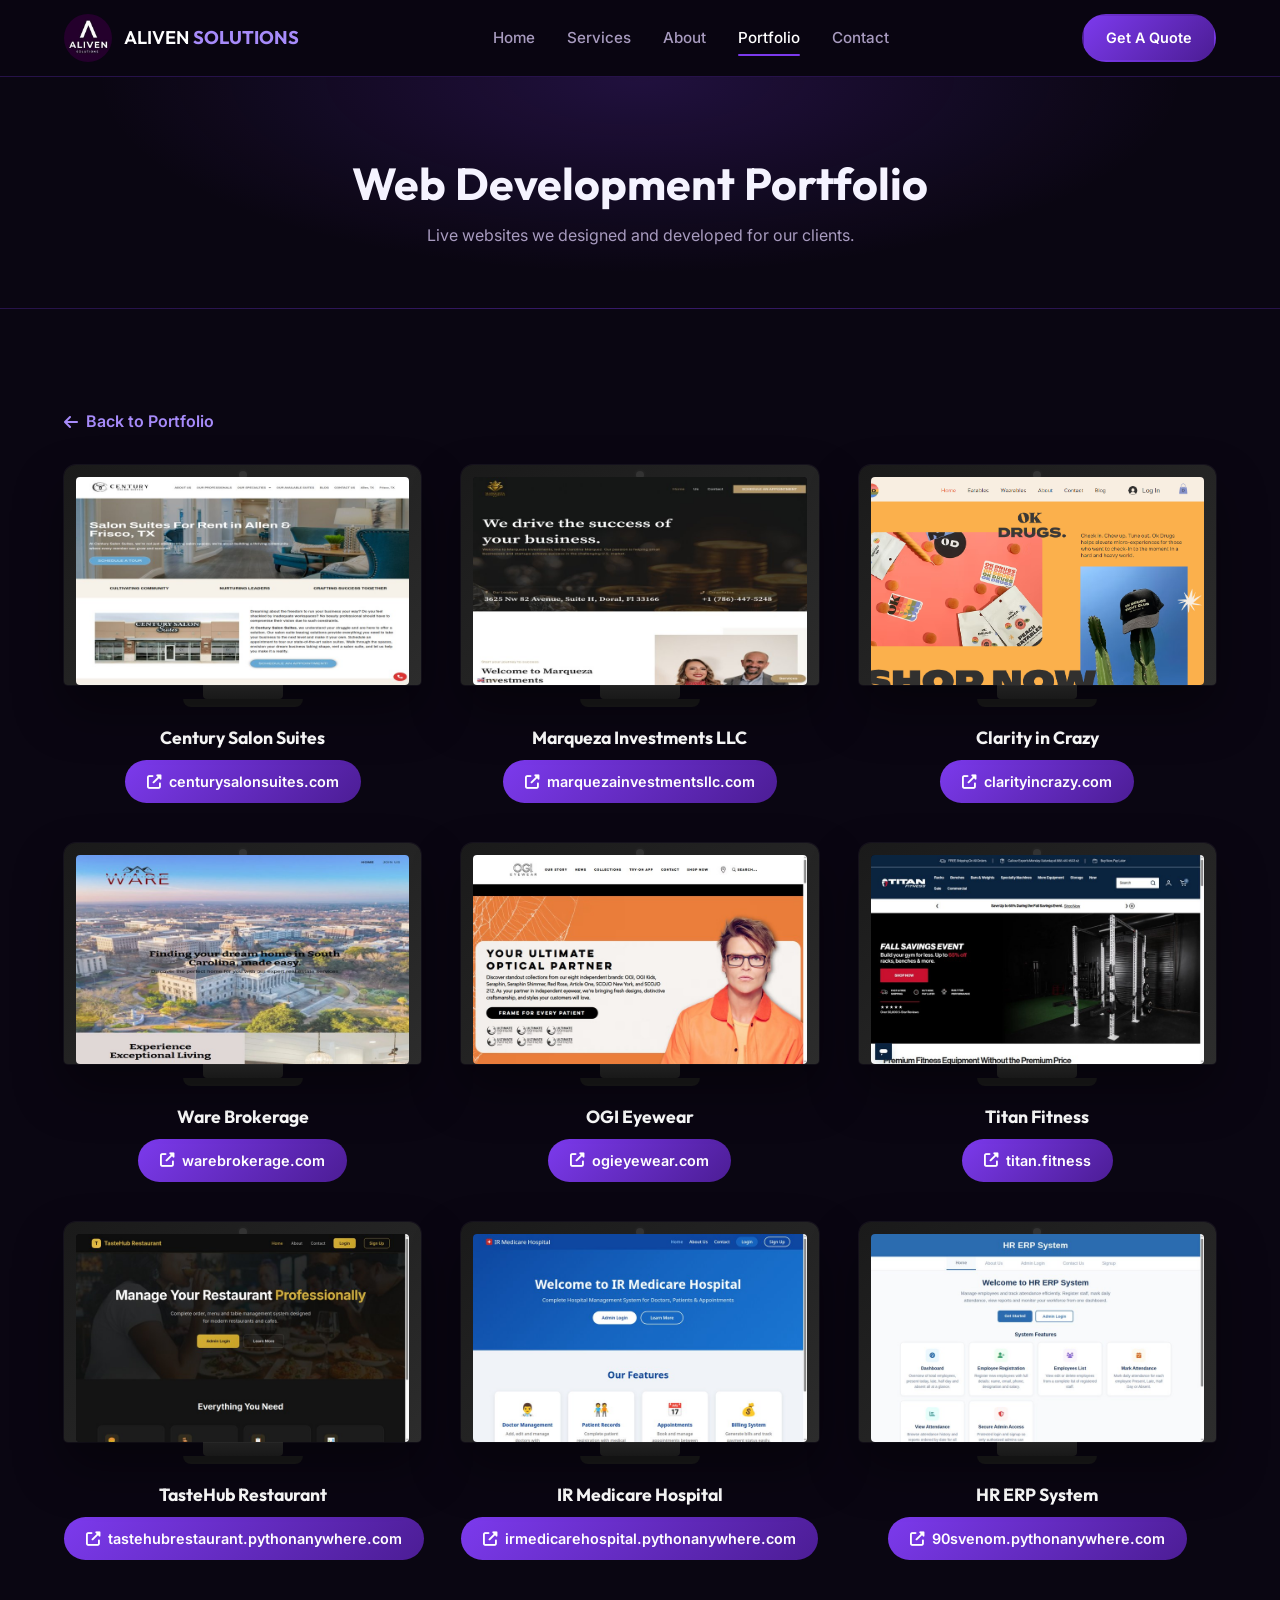
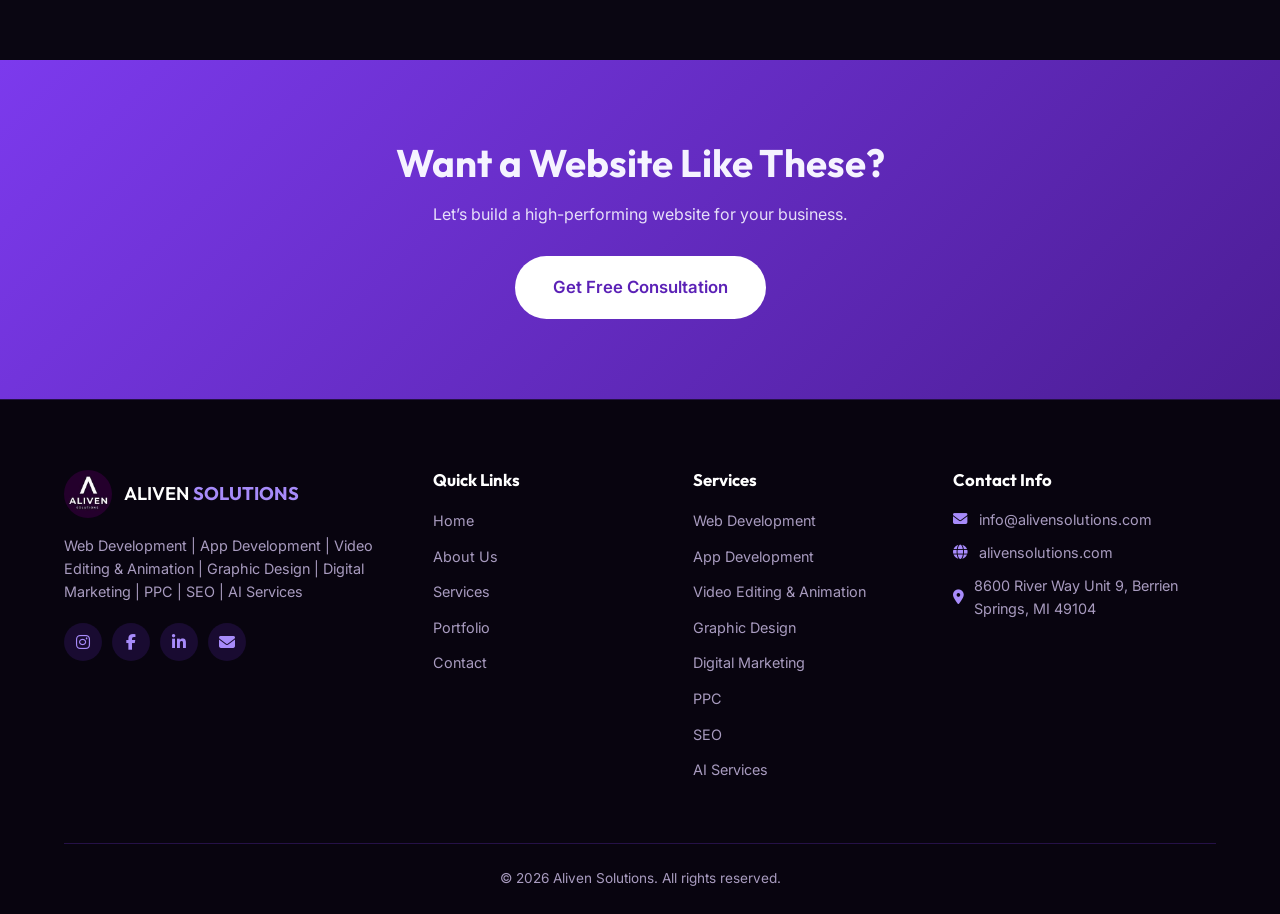
<file: portfolio-web.html>
<!DOCTYPE html>
<html lang="en">
<head>
  <meta charset="UTF-8" />
  <meta name="viewport" content="width=device-width, initial-scale=1.0" />
  <title>Web Development Portfolio | Aliven Solutions</title>
  <meta name="description" content="Our web development projects — live websites built by Aliven Solutions." />
  <link rel="icon" type="image/png" href="images/favicon.png" />
  <link rel="stylesheet" href="css/style.css" />
  <link rel="stylesheet" href="https://cdnjs.cloudflare.com/ajax/libs/font-awesome/6.5.1/css/all.min.css" />
  <link href="https://fonts.googleapis.com/css2?family=Inter:wght@300;400;500;600;700;800&family=Outfit:wght@400;500;600;700;800&display=swap" rel="stylesheet" />
  <style>
    .web-portfolio-grid {
      display: grid;
      grid-template-columns: repeat(auto-fit, minmax(320px, 1fr));
      gap: 40px;
      max-width: 1200px;
      margin: 0 auto;
    }
    .web-project {
      text-align: center;
    }
    .monitor-frame {
      background: linear-gradient(145deg, #1a1a1a, #2d2d2d);
      border-radius: 12px 12px 4px 4px;
      padding: 12px 12px 0;
      box-shadow: 0 25px 50px rgba(0,0,0,0.4), 0 0 0 1px rgba(255,255,255,0.05);
      position: relative;
    }
    .monitor-frame::before {
      content: '';
      position: absolute;
      top: 6px;
      left: 50%;
      transform: translateX(-50%);
      width: 8px;
      height: 8px;
      border-radius: 50%;
      background: #333;
      box-shadow: 0 0 0 2px #222;
    }
    .monitor-screen {
      background: #0a0612;
      border-radius: 4px;
      overflow: hidden;
      aspect-ratio: 16/10;
      position: relative;
    }
    .monitor-screen img {
      width: 100%;
      height: 100%;
      object-fit: cover;
      object-position: top center;
      display: block;
      transition: transform 0.4s ease;
    }
    .web-project:hover .monitor-screen img {
      transform: scale(1.03);
    }
    .monitor-stand {
      width: 80px;
      height: 14px;
      background: linear-gradient(180deg, #333, #222);
      margin: 0 auto;
      border-radius: 0 0 4px 4px;
    }
    .monitor-base {
      width: 120px;
      height: 8px;
      background: #1a1a1a;
      margin: 0 auto 20px;
      border-radius: 0 0 8px 8px;
    }
    .web-project-link {
      display: inline-flex;
      align-items: center;
      gap: 8px;
      background: var(--gradient);
      color: #fff;
      padding: 10px 22px;
      border-radius: 50px;
      font-weight: 600;
      font-size: 0.9rem;
      transition: all 0.3s ease;
      text-decoration: none;
    }
    .web-project-link:hover {
      transform: translateY(-2px);
      box-shadow: 0 8px 25px rgba(124, 58, 237, 0.4);
      color: #fff;
    }
    .web-project-title {
      font-family: 'Outfit', sans-serif;
      font-size: 1.1rem;
      margin-bottom: 12px;
      color: #fff;
    }
    .back-link {
      display: inline-flex;
      align-items: center;
      gap: 8px;
      color: var(--primary-light);
      font-weight: 600;
      margin-bottom: 30px;
    }
    .back-link:hover {
      gap: 12px;
    }
  </style>
</head>
<body>
  <header class="navbar" id="navbar">
    <div class="container nav-container">
      <a href="index.html" class="logo">
        <img src="images/pic.jpg" alt="Aliven Solutions" />
        <span>ALIVEN <strong>SOLUTIONS</strong></span>
      </a>
      <nav class="nav-links" id="navLinks">
        <a href="index.html">Home</a>
        <a href="services.html">Services</a>
        <a href="about.html">About</a>
        <a href="portfolio.html" class="active">Portfolio</a>
        <a href="contact.html">Contact</a>
      </nav>
      <a href="contact.html" class="btn btn-primary nav-cta">Get A Quote</a>
      <button class="menu-toggle" id="menuToggle" aria-label="Menu"><span></span><span></span><span></span></button>
    </div>
  </header>

  <section class="page-hero">
    <div class="container">
      <h1>Web Development Portfolio</h1>
      <p>Live websites we designed and developed for our clients.</p>
    </div>
  </section>

  <section class="section">
    <div class="container">
      <a href="portfolio.html" class="back-link"><i class="fas fa-arrow-left"></i> Back to Portfolio</a>

      <div class="web-portfolio-grid">

        <div class="web-project">
          <div class="monitor-frame">
            <div class="monitor-screen">
              <img src="images/portfolio/century.jpg" alt="Century Salon Suites" loading="lazy" />
            </div>
          </div>
          <div class="monitor-stand"></div>
          <div class="monitor-base"></div>
          <h3 class="web-project-title">Century Salon Suites</h3>
          <a href="https://centurysalonsuites.com/" target="_blank" rel="noopener" class="web-project-link">
            <i class="fas fa-external-link-alt"></i> centurysalonsuites.com
          </a>
        </div>

        <div class="web-project">
          <div class="monitor-frame">
            <div class="monitor-screen">
              <img src="images/portfolio/marqueza.jpg" alt="Marqueza Investments LLC" loading="lazy" />
            </div>
          </div>
          <div class="monitor-stand"></div>
          <div class="monitor-base"></div>
          <h3 class="web-project-title">Marqueza Investments LLC</h3>
          <a href="https://marquezainvestmentsllc.com/" target="_blank" rel="noopener" class="web-project-link">
            <i class="fas fa-external-link-alt"></i> marquezainvestmentsllc.com
          </a>
        </div>

        <div class="web-project">
          <div class="monitor-frame">
            <div class="monitor-screen">
              <img src="images/portfolio/clarity.png" alt="Holden Homes RE" loading="lazy" />
            </div>
          </div>
          <div class="monitor-stand"></div>
          <div class="monitor-base"></div>
          <h3 class="web-project-title">Clarity in Crazy</h3>
          <a href="https://clarityincrazy.com/" target="_blank" rel="noopener" class="web-project-link">
            <i class="fas fa-external-link-alt"></i> clarityincrazy.com
          </a>
        </div>

        <div class="web-project">
          <div class="monitor-frame">
            <div class="monitor-screen">
              <img src="images/portfolio/ware.jpg" alt="Ware Brokerage" loading="lazy" />
            </div>
          </div>
          <div class="monitor-stand"></div>
          <div class="monitor-base"></div>
          <h3 class="web-project-title">Ware Brokerage</h3>
          <a href="https://warebrokerage.com/" target="_blank" rel="noopener" class="web-project-link">
            <i class="fas fa-external-link-alt"></i> warebrokerage.com
          </a>
        </div>

        <div class="web-project">
          <div class="monitor-frame">
            <div class="monitor-screen">
              <img src="images/portfolio/ogi.jpg" alt="OGI Eyewear" loading="lazy" />
            </div>
          </div>
          <div class="monitor-stand"></div>
          <div class="monitor-base"></div>
          <h3 class="web-project-title">OGI Eyewear</h3>
          <a href="https://www.ogieyewear.com/" target="_blank" rel="noopener" class="web-project-link">
            <i class="fas fa-external-link-alt"></i> ogieyewear.com
          </a>
        </div>

        <div class="web-project">
          <div class="monitor-frame">
            <div class="monitor-screen">
              <img src="images/portfolio/titan.jpg" alt="Titan Fitness" loading="lazy" />
            </div>
          </div>
          <div class="monitor-stand"></div>
          <div class="monitor-base"></div>
          <h3 class="web-project-title">Titan Fitness</h3>
          <a href="https://titan.fitness/" target="_blank" rel="noopener" class="web-project-link">
            <i class="fas fa-external-link-alt"></i> titan.fitness
          </a>
        </div>

        <div class="web-project">
          <div class="monitor-frame">
            <div class="monitor-screen">
              <img src="images/portfolio/tastehub.jpg" alt="TasteHub Restaurant" loading="lazy" />
            </div>
          </div>
          <div class="monitor-stand"></div>
          <div class="monitor-base"></div>
          <h3 class="web-project-title">TasteHub Restaurant</h3>
          <a href="https://tastehubrestaurant.pythonanywhere.com/" target="_blank" rel="noopener" class="web-project-link">
            <i class="fas fa-external-link-alt"></i> tastehubrestaurant.pythonanywhere.com
          </a>
        </div>

        <div class="web-project">
          <div class="monitor-frame">
            <div class="monitor-screen">
              <img src="images/portfolio/medicare.jpg" alt="IR Medicare Hospital" loading="lazy" />
            </div>
          </div>
          <div class="monitor-stand"></div>
          <div class="monitor-base"></div>
          <h3 class="web-project-title">IR Medicare Hospital</h3>
          <a href="https://irmedicarehospital.pythonanywhere.com/" target="_blank" rel="noopener" class="web-project-link">
            <i class="fas fa-external-link-alt"></i> irmedicarehospital.pythonanywhere.com
          </a>
        </div>

        <div class="web-project">
          <div class="monitor-frame">
            <div class="monitor-screen">
              <img src="images/portfolio/hrerp.jpg" alt="HR ERP System" loading="lazy" />
            </div>
          </div>
          <div class="monitor-stand"></div>
          <div class="monitor-base"></div>
          <h3 class="web-project-title">HR ERP System</h3>
          <a href="https://90svenom.pythonanywhere.com/" target="_blank" rel="noopener" class="web-project-link">
            <i class="fas fa-external-link-alt"></i> 90svenom.pythonanywhere.com
          </a>
        </div>

      </div>      </div>
    </div>
  </section>

  <section class="cta-section">
    <div class="container">
      <h2>Want a Website Like These?</h2>
      <p>Let’s build a high-performing website for your business.</p>
      <a href="contact.html" class="btn btn-primary btn-lg">Get Free Consultation</a>
    </div>
  </section>

  <footer class="footer">
    <div class="container">
      <div class="footer-grid">
        <div class="footer-brand">
          <a href="index.html" class="logo">
            <img src="images/pic.jpg" alt="Aliven Solutions" />
            <span>ALIVEN <strong>SOLUTIONS</strong></span>
          </a>
          <p>Web Development | App Development | Video Editing &amp; Animation | Graphic Design | Digital Marketing | PPC | SEO | AI Services</p>
          <div class="footer-social">
            <a href="https://www.instagram.com/alivensolutions/" target="_blank"><i class="fab fa-instagram"></i></a>
            <a href="https://www.facebook.com/profile.php?id=100065460550997&sk=directory_contact_info"><i class="fab fa-facebook-f"></i></a>
            <a href="https://www.linkedin.com/company/aliven-solutions" target="_blank"><i class="fab fa-linkedin-in"></i></a>
            <a href="mailto:alivensolutions@gmail.com" target="_blank"><i class="fas fa-envelope"></i></a>
          </div>
        </div>
        <div class="footer-links">
          <h4>Quick Links</h4>
          <ul>
            <li><a href="index.html">Home</a></li>
            <li><a href="about.html">About Us</a></li>
            <li><a href="services.html">Services</a></li>
            <li><a href="portfolio.html">Portfolio</a></li>
            <li><a href="contact.html">Contact</a></li>
          </ul>
        </div>
        <div class="footer-links">
          <h4>Services</h4>
          <ul>
            <li><a href="services.html#web">Web Development</a></li>
            <li><a href="services.html#app">App Development</a></li>
            <li><a href="services.html#video">Video Editing &amp; Animation</a></li>
            <li><a href="services.html#graphic">Graphic Design</a></li>
            <li><a href="services.html#digital">Digital Marketing</a></li>
            <li><a href="services.html#ppc">PPC</a></li>
            <li><a href="services.html#seo">SEO</a></li>
            <li><a href="services.html#ai">AI Services</a></li>
          </ul>
        </div>
        <div class="footer-contact">
          <h4>Contact Info</h4>
          <ul>
            <li><i class="fas fa-envelope"></i> <a href="mailto:alivensolutions@gmail.com">info@alivensolutions.com</a></li>
            <li><i class="fas fa-globe"></i> <a href="https://alivensolutions.com">alivensolutions.com</a></li>
            <li><i class="fas fa-map-marker-alt"></i> 8600 River Way Unit 9, Berrien Springs, MI 49104</li>
          </ul>
        </div>
      </div>
      <div class="footer-bottom">
        <p>&copy; 2026 Aliven Solutions. All rights reserved.</p>
      </div>
    </div>
  </footer>
  <script src="js/main.js"></script>
</body>
</html>
</file>
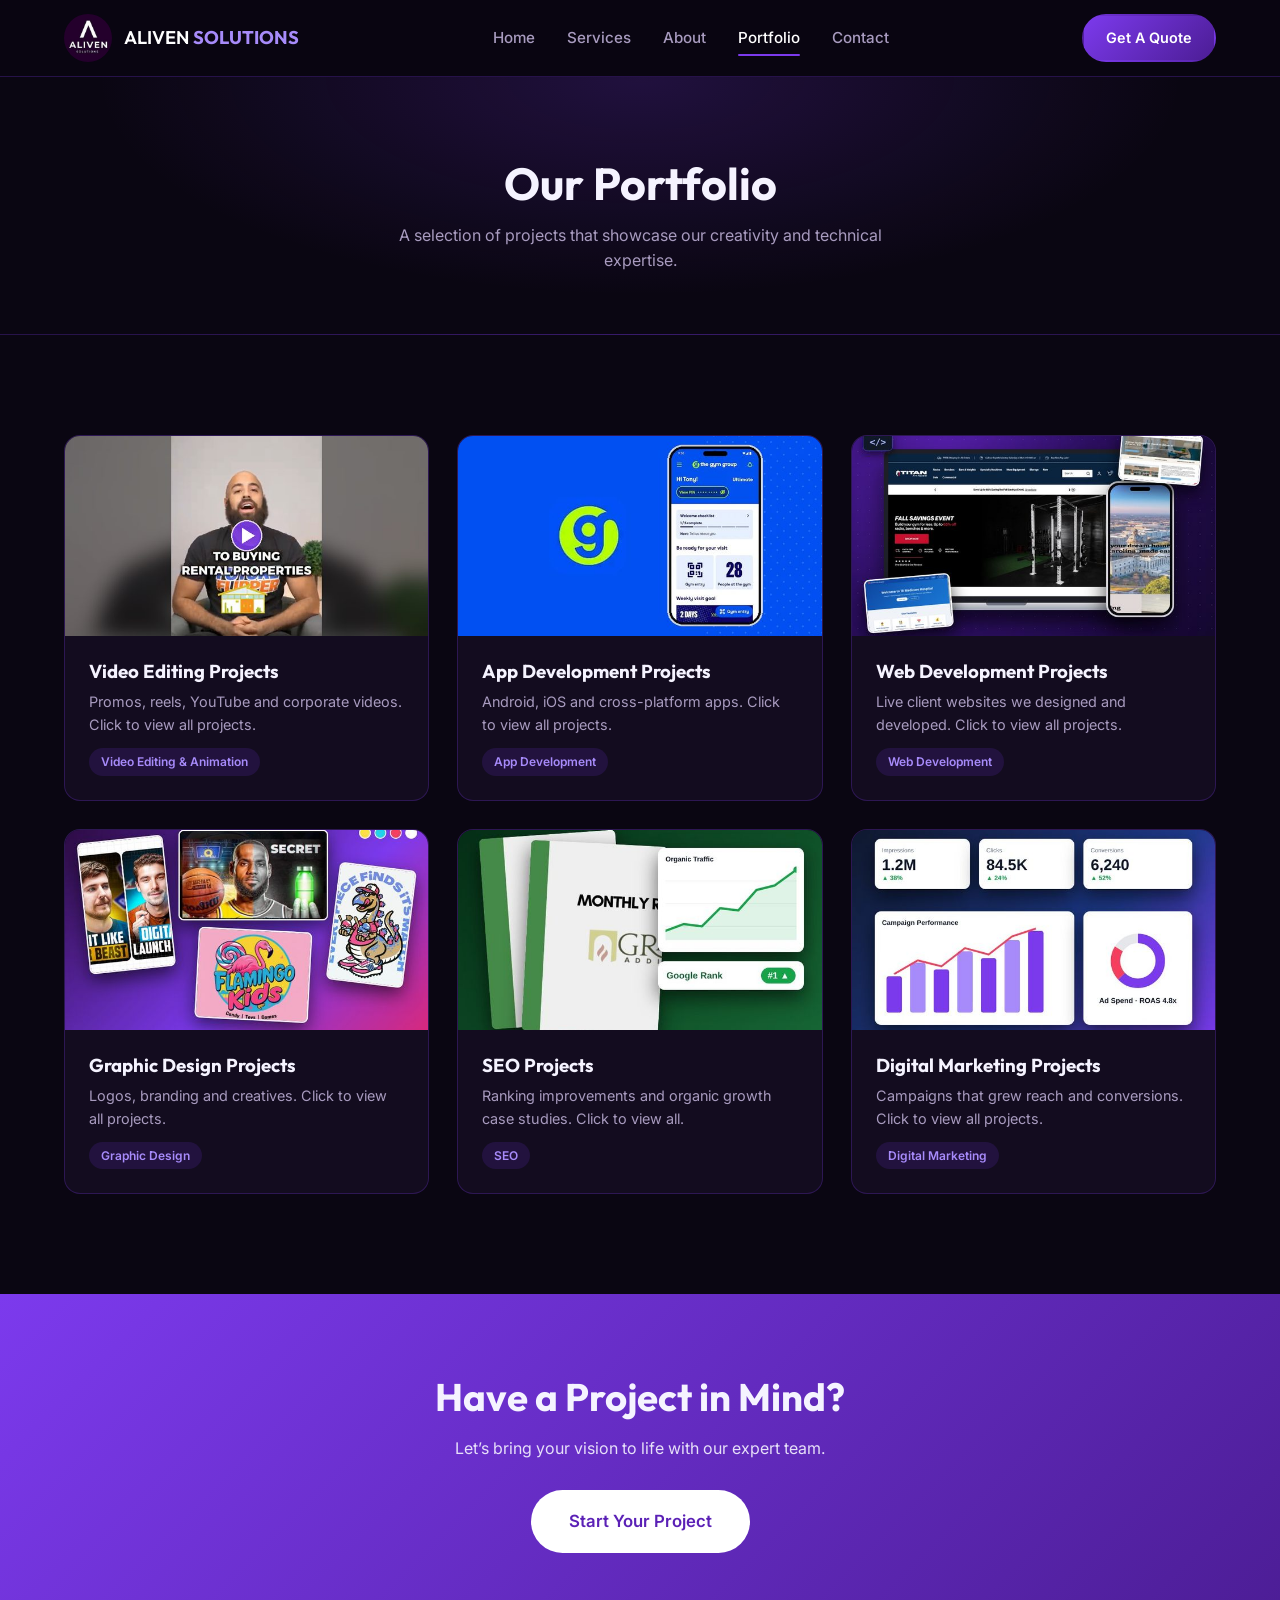
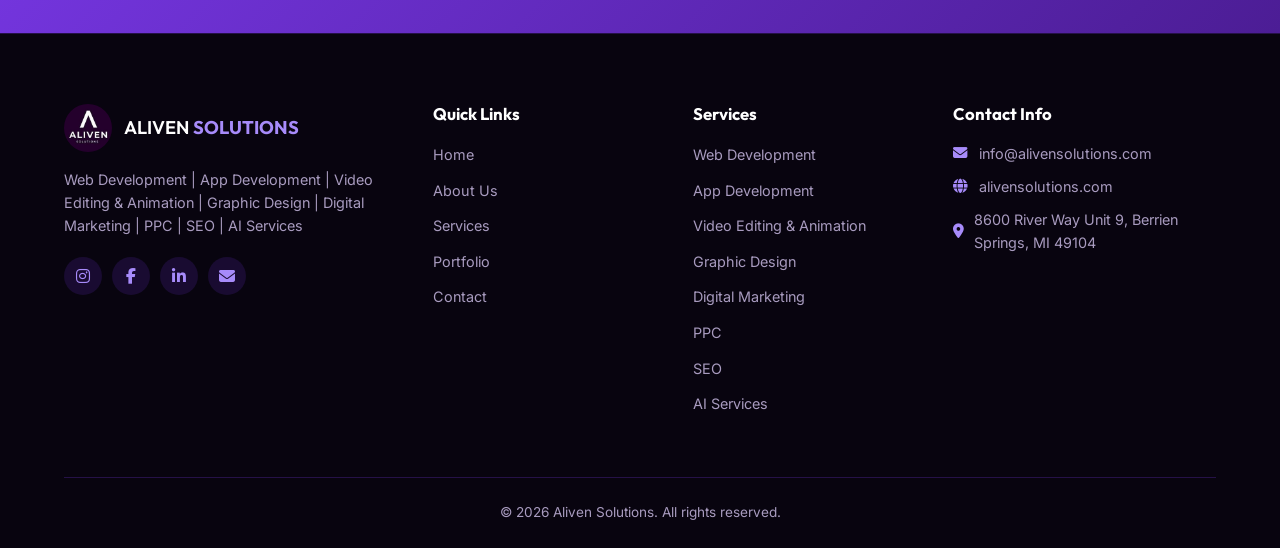
<file: portfolio.html>
<!DOCTYPE html>
<html lang="en">
<head>
  <meta charset="UTF-8" />
  <meta name="viewport" content="width=device-width, initial-scale=1.0" />
  <title>Portfolio | Aliven Solutions</title>
  <meta name="description" content="Explore our portfolio of web, app, design, SEO and marketing projects." />
  <link rel="icon" type="image/png" href="images/favicon.png" />
  <link rel="stylesheet" href="css/style.css" />
  <link rel="stylesheet" href="https://cdnjs.cloudflare.com/ajax/libs/font-awesome/6.5.1/css/all.min.css" />
  <link href="https://fonts.googleapis.com/css2?family=Inter:wght@300;400;500;600;700;800&family=Outfit:wght@400;500;600;700;800&display=swap" rel="stylesheet" />
  <style>
    .portfolio-img.has-thumb { position: relative; overflow: hidden; opacity: 1; padding: 0; display: block; height: 200px; font-size: 0; }
    .portfolio-img.has-thumb img { width: 100%; height: 100%; object-fit: cover; display: block; transition: transform .5s ease; }
    .portfolio-card:hover .portfolio-img.has-thumb img { transform: scale(1.06); }
  </style>
</head>
<body>
  <header class="navbar" id="navbar">
    <div class="container nav-container">
      <a href="index.html" class="logo">
        <img src="images/pic.jpg" alt="Aliven Solutions" />
        <span>ALIVEN <strong>SOLUTIONS</strong></span>
      </a>
      <nav class="nav-links" id="navLinks">
        <a href="index.html">Home</a>
        <a href="services.html">Services</a>
        <a href="about.html">About</a>
        <a href="portfolio.html" class="active">Portfolio</a>
        <a href="contact.html">Contact</a>
      </nav>
      <a href="contact.html" class="btn btn-primary nav-cta">Get A Quote</a>
      <button class="menu-toggle" id="menuToggle" aria-label="Menu"><span></span><span></span><span></span></button>
    </div>
  </header>

  <section class="page-hero">
    <div class="container">
      <h1>Our Portfolio</h1>
      <p>A selection of projects that showcase our creativity and technical expertise.</p>
    </div>
  </section>

  <section class="section">
    <div class="container">
      <div class="portfolio-grid">
        <a href="portfolio-video.html" class="portfolio-card" style="display:block;color:inherit;text-decoration:none;">
          <div class="portfolio-img has-thumb"><img src="[data-uri]" alt="Video editing projects" loading="lazy" /></div>
          <div class="portfolio-body">
            <h3>Video Editing Projects</h3>
            <p>Promos, reels, YouTube and corporate videos. Click to view all projects.</p>
            <span class="portfolio-tag">Video Editing & Animation</span>
          </div>
        </a>
        <a href="portfolio-app.html" class="portfolio-card" style="display:block;color:inherit;text-decoration:none;">
          <div class="portfolio-img has-thumb"><img src="[data-uri]" alt="App development projects" loading="lazy" /></div>
          <div class="portfolio-body">
            <h3>App Development Projects</h3>
            <p>Android, iOS and cross-platform apps. Click to view all projects.</p>
            <span class="portfolio-tag">App Development</span>
          </div>
        </a>
        <a href="portfolio-web.html" class="portfolio-card" style="display:block;color:inherit;text-decoration:none;">
          <div class="portfolio-img has-thumb"><img src="[data-uri]" alt="Web development projects" loading="lazy" /></div>
          <div class="portfolio-body">
            <h3>Web Development Projects</h3>
            <p>Live client websites we designed and developed. Click to view all projects.</p>
            <span class="portfolio-tag">Web Development</span>
          </div>
        </a>
        <a href="portfolio-graphic.html" class="portfolio-card" style="display:block;color:inherit;text-decoration:none;">
          <div class="portfolio-img has-thumb"><img src="[data-uri]" alt="Graphic design projects" loading="lazy" /></div>
          <div class="portfolio-body">
            <h3>Graphic Design Projects</h3>
            <p>Logos, branding and creatives. Click to view all projects.</p>
            <span class="portfolio-tag">Graphic Design</span>
          </div>
        </a>
        <a href="portfolio-seo.html" class="portfolio-card" style="display:block;color:inherit;text-decoration:none;">
          <div class="portfolio-img has-thumb"><img src="[data-uri]" alt="SEO projects" loading="lazy" /></div>
          <div class="portfolio-body">
            <h3>SEO Projects</h3>
            <p>Ranking improvements and organic growth case studies. Click to view all.</p>
            <span class="portfolio-tag">SEO</span>
          </div>
        </a>
        <a href="portfolio-digital.html" class="portfolio-card" style="display:block;color:inherit;text-decoration:none;">
          <div class="portfolio-img has-thumb"><img src="[data-uri]" alt="Digital marketing projects" loading="lazy" /></div>
          <div class="portfolio-body">
            <h3>Digital Marketing Projects</h3>
            <p>Campaigns that grew reach and conversions. Click to view all projects.</p>
            <span class="portfolio-tag">Digital Marketing</span>
          </div>
        </a>
      </div>
    </div>
  </section>

  <section class="cta-section">
    <div class="container">
      <h2>Have a Project in Mind?</h2>
      <p>Let’s bring your vision to life with our expert team.</p>
      <a href="contact.html" class="btn btn-primary btn-lg">Start Your Project</a>
    </div>
  </section>

  <footer class="footer">
    <div class="container">
      <div class="footer-grid">
        <div class="footer-brand">
          <a href="index.html" class="logo">
            <img src="images/pic.jpg" alt="Aliven Solutions" />
            <span>ALIVEN <strong>SOLUTIONS</strong></span>
          </a>
          <p>Web Development | App Development | Video Editing &amp; Animation | Graphic Design | Digital Marketing | PPC | SEO | AI Services</p>
          <div class="footer-social">
            <a href="https://www.instagram.com/alivensolutions/" target="_blank"><i class="fab fa-instagram"></i></a>
            <a href="https://www.facebook.com/profile.php?id=100065460550997&sk=directory_contact_info"><i class="fab fa-facebook-f"></i></a>
            <a href="https://www.linkedin.com/company/aliven-solutions" target="_blank"><i class="fab fa-linkedin-in"></i></a>
            <a href="mailto:alivensolutions@gmail.com" target="_blank"><i class="fas fa-envelope"></i></a>
          </div>
        </div>
        <div class="footer-links">
          <h4>Quick Links</h4>
          <ul>
            <li><a href="index.html">Home</a></li>
            <li><a href="about.html">About Us</a></li>
            <li><a href="services.html">Services</a></li>
            <li><a href="portfolio.html">Portfolio</a></li>
            <li><a href="contact.html">Contact</a></li>
          </ul>
        </div>
        <div class="footer-links">
          <h4>Services</h4>
          <ul>
            <li><a href="services.html#web">Web Development</a></li>
            <li><a href="services.html#app">App Development</a></li>
            <li><a href="services.html#video">Video Editing &amp; Animation</a></li>
            <li><a href="services.html#graphic">Graphic Design</a></li>
            <li><a href="services.html#digital">Digital Marketing</a></li>
            <li><a href="services.html#ppc">PPC</a></li>
            <li><a href="services.html#seo">SEO</a></li>
            <li><a href="services.html#ai">AI Services</a></li>
          </ul>
        </div>
        <div class="footer-contact">
          <h4>Contact Info</h4>
          <ul>
            <li><i class="fas fa-envelope"></i> <a href="mailto:alivensolutions@gmail.com">info@alivensolutions.com</a></li>
            <li><i class="fas fa-globe"></i> <a href="https://alivensolutions.com">alivensolutions.com</a></li>
            <li><i class="fas fa-map-marker-alt"></i> 8600 River Way Unit 9, Berrien Springs, MI 49104</li>
          </ul>
        </div>
      </div>
      <div class="footer-bottom">
        <p>&copy; 2026 Aliven Solutions. All rights reserved.</p>
      </div>
    </div>
  </footer>
  <script src="js/main.js"></script>
</body>
</html>
</file>
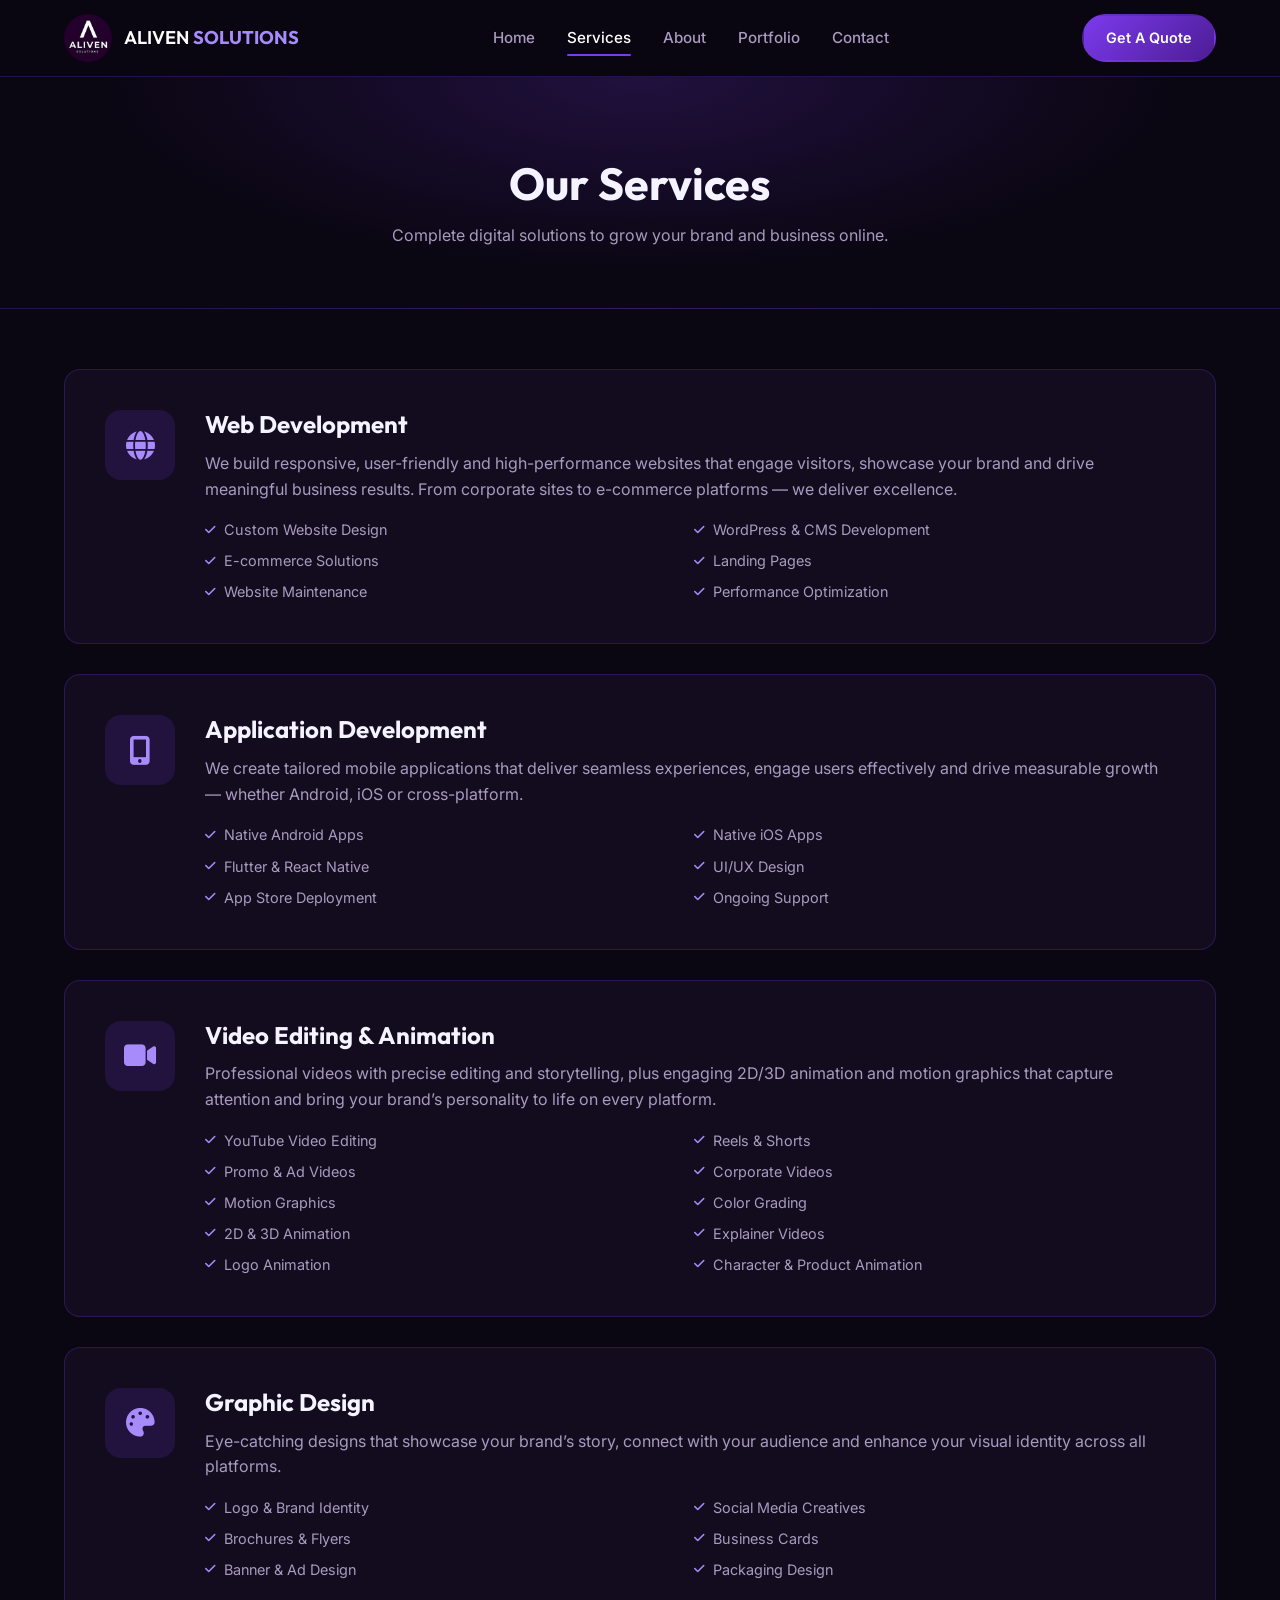
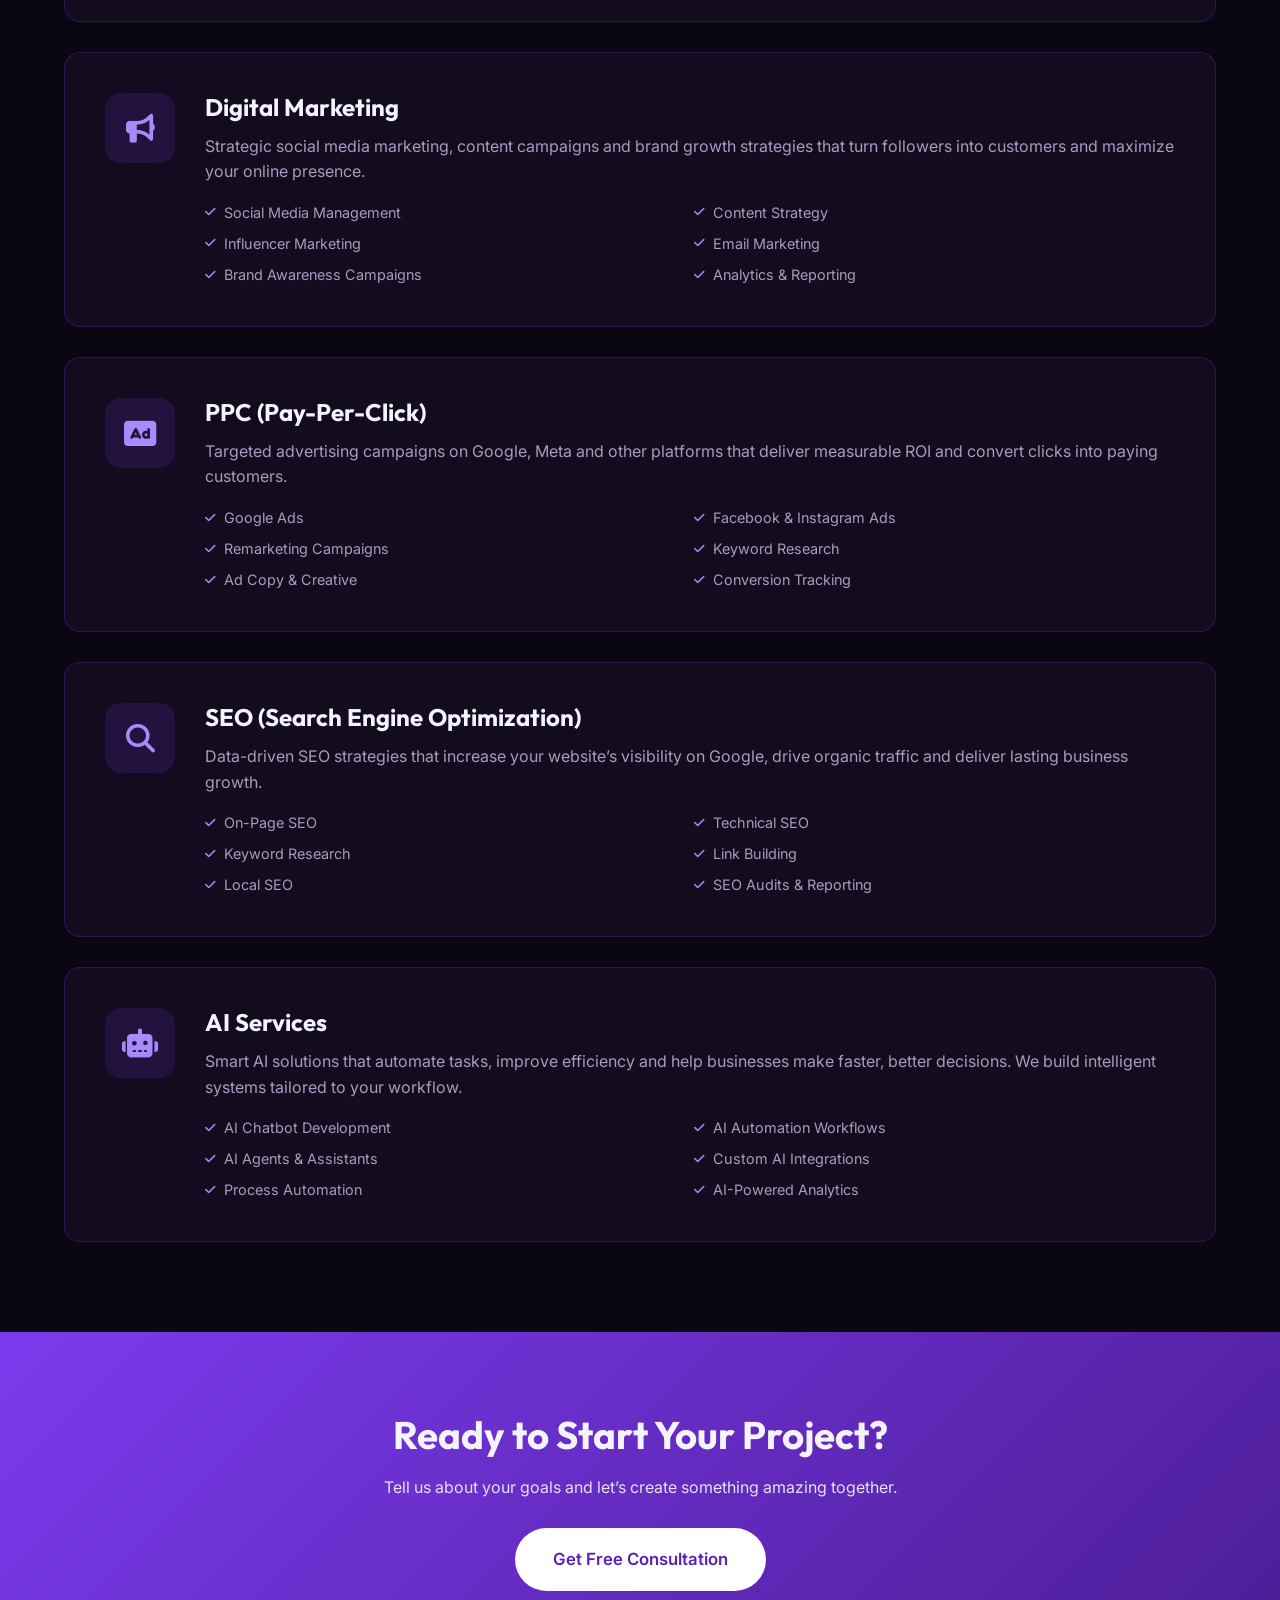
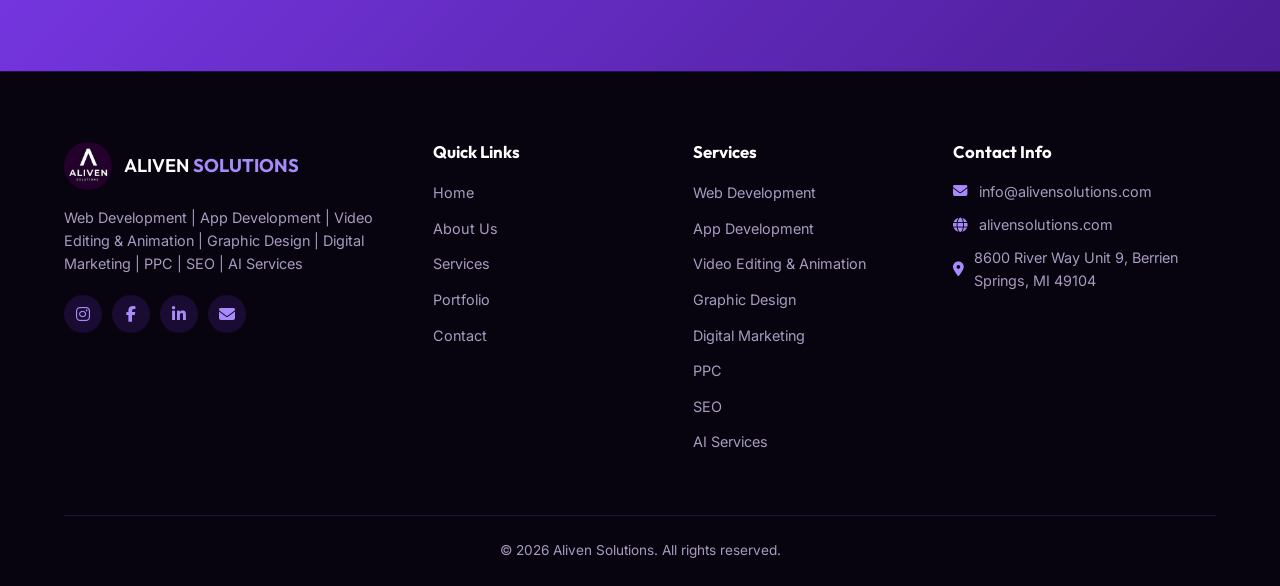
<file: services.html>
<!DOCTYPE html>
<html lang="en">
<head>
  <meta charset="UTF-8" />
  <meta name="viewport" content="width=device-width, initial-scale=1.0" />
  <title>Services | Aliven Solutions</title>
  <meta name="description" content="Web Development, App Development, Video Editing &amp; Animation, Graphic Design, Digital Marketing, PPC, SEO &amp; AI Services by Aliven Solutions." />
  <link rel="icon" type="image/png" href="images/favicon.png" />
  <link rel="stylesheet" href="css/style.css" />
  <link rel="stylesheet" href="https://cdnjs.cloudflare.com/ajax/libs/font-awesome/6.5.1/css/all.min.css" />
  <link href="https://fonts.googleapis.com/css2?family=Inter:wght@300;400;500;600;700;800&family=Outfit:wght@400;500;600;700;800&display=swap" rel="stylesheet" />
</head>
<body>
  <header class="navbar" id="navbar">
    <div class="container nav-container">
      <a href="index.html" class="logo">
        <img src="images/pic.jpg" alt="Aliven Solutions" />
        <span>ALIVEN <strong>SOLUTIONS</strong></span>
      </a>
      <nav class="nav-links" id="navLinks">
        <a href="index.html">Home</a>
        <a href="services.html" class="active">Services</a>
        <a href="about.html">About</a>
        <a href="portfolio.html">Portfolio</a>
        <a href="contact.html">Contact</a>
      </nav>
      <a href="contact.html" class="btn btn-primary nav-cta">Get A Quote</a>
      <button class="menu-toggle" id="menuToggle" aria-label="Menu"><span></span><span></span><span></span></button>
    </div>
  </header>

  <section class="page-hero">
    <div class="container">
      <h1>Our Services</h1>
      <p>Complete digital solutions to grow your brand and business online.</p>
    </div>
  </section>

  <section class="service-detail section">
    <div class="container">
      <div class="service-detail-card" id="web">
        <div class="service-detail-icon"><i class="fas fa-globe"></i></div>
        <div>
          <h3>Web Development</h3>
          <p>We build responsive, user-friendly and high-performance websites that engage visitors, showcase your brand and drive meaningful business results. From corporate sites to e-commerce platforms — we deliver excellence.</p>
          <ul>
            <li><i class="fas fa-check"></i> Custom Website Design</li>
            <li><i class="fas fa-check"></i> WordPress &amp; CMS Development</li>
            <li><i class="fas fa-check"></i> E-commerce Solutions</li>
            <li><i class="fas fa-check"></i> Landing Pages</li>
            <li><i class="fas fa-check"></i> Website Maintenance</li>
            <li><i class="fas fa-check"></i> Performance Optimization</li>
          </ul>
        </div>
      </div>

      <div class="service-detail-card" id="app">
        <div class="service-detail-icon"><i class="fas fa-mobile-alt"></i></div>
        <div>
          <h3>Application Development</h3>
          <p>We create tailored mobile applications that deliver seamless experiences, engage users effectively and drive measurable growth — whether Android, iOS or cross-platform.</p>
          <ul>
            <li><i class="fas fa-check"></i> Native Android Apps</li>
            <li><i class="fas fa-check"></i> Native iOS Apps</li>
            <li><i class="fas fa-check"></i> Flutter &amp; React Native</li>
            <li><i class="fas fa-check"></i> UI/UX Design</li>
            <li><i class="fas fa-check"></i> App Store Deployment</li>
            <li><i class="fas fa-check"></i> Ongoing Support</li>
          </ul>
        </div>
      </div>

      <div class="service-detail-card" id="video">
        <div class="service-detail-icon"><i class="fas fa-video"></i></div>
        <div>
          <h3>Video Editing &amp; Animation</h3>
          <p>Professional videos with precise editing and storytelling, plus engaging 2D/3D animation and motion graphics that capture attention and bring your brand’s personality to life on every platform.</p>
          <ul>
            <li><i class="fas fa-check"></i> YouTube Video Editing</li>
            <li><i class="fas fa-check"></i> Reels &amp; Shorts</li>
            <li><i class="fas fa-check"></i> Promo &amp; Ad Videos</li>
            <li><i class="fas fa-check"></i> Corporate Videos</li>
            <li><i class="fas fa-check"></i> Motion Graphics</li>
            <li><i class="fas fa-check"></i> Color Grading</li>
            <li><i class="fas fa-check"></i> 2D &amp; 3D Animation</li>
            <li><i class="fas fa-check"></i> Explainer Videos</li>
            <li><i class="fas fa-check"></i> Logo Animation</li>
            <li><i class="fas fa-check"></i> Character &amp; Product Animation</li>
          </ul>
        </div>
      </div>

      <div class="service-detail-card" id="graphic">
        <div class="service-detail-icon"><i class="fas fa-palette"></i></div>
        <div>
          <h3>Graphic Design</h3>
          <p>Eye-catching designs that showcase your brand’s story, connect with your audience and enhance your visual identity across all platforms.</p>
          <ul>
            <li><i class="fas fa-check"></i> Logo &amp; Brand Identity</li>
            <li><i class="fas fa-check"></i> Social Media Creatives</li>
            <li><i class="fas fa-check"></i> Brochures &amp; Flyers</li>
            <li><i class="fas fa-check"></i> Business Cards</li>
            <li><i class="fas fa-check"></i> Banner &amp; Ad Design</li>
            <li><i class="fas fa-check"></i> Packaging Design</li>
          </ul>
        </div>
      </div>

      <div class="service-detail-card" id="digital">
        <div class="service-detail-icon"><i class="fas fa-bullhorn"></i></div>
        <div>
          <h3>Digital Marketing</h3>
          <p>Strategic social media marketing, content campaigns and brand growth strategies that turn followers into customers and maximize your online presence.</p>
          <ul>
            <li><i class="fas fa-check"></i> Social Media Management</li>
            <li><i class="fas fa-check"></i> Content Strategy</li>
            <li><i class="fas fa-check"></i> Influencer Marketing</li>
            <li><i class="fas fa-check"></i> Email Marketing</li>
            <li><i class="fas fa-check"></i> Brand Awareness Campaigns</li>
            <li><i class="fas fa-check"></i> Analytics &amp; Reporting</li>
          </ul>
        </div>
      </div>

      <div class="service-detail-card" id="ppc">
        <div class="service-detail-icon"><i class="fas fa-ad"></i></div>
        <div>
          <h3>PPC (Pay-Per-Click)</h3>
          <p>Targeted advertising campaigns on Google, Meta and other platforms that deliver measurable ROI and convert clicks into paying customers.</p>
          <ul>
            <li><i class="fas fa-check"></i> Google Ads</li>
            <li><i class="fas fa-check"></i> Facebook &amp; Instagram Ads</li>
            <li><i class="fas fa-check"></i> Remarketing Campaigns</li>
            <li><i class="fas fa-check"></i> Keyword Research</li>
            <li><i class="fas fa-check"></i> Ad Copy &amp; Creative</li>
            <li><i class="fas fa-check"></i> Conversion Tracking</li>
          </ul>
        </div>
      </div>

      <div class="service-detail-card" id="seo">
        <div class="service-detail-icon"><i class="fas fa-search"></i></div>
        <div>
          <h3>SEO (Search Engine Optimization)</h3>
          <p>Data-driven SEO strategies that increase your website’s visibility on Google, drive organic traffic and deliver lasting business growth.</p>
          <ul>
            <li><i class="fas fa-check"></i> On-Page SEO</li>
            <li><i class="fas fa-check"></i> Technical SEO</li>
            <li><i class="fas fa-check"></i> Keyword Research</li>
            <li><i class="fas fa-check"></i> Link Building</li>
            <li><i class="fas fa-check"></i> Local SEO</li>
            <li><i class="fas fa-check"></i> SEO Audits &amp; Reporting</li>
          </ul>
        </div>
      </div>

      <div class="service-detail-card" id="ai">
        <div class="service-detail-icon"><i class="fas fa-robot"></i></div>
        <div>
          <h3>AI Services</h3>
          <p>Smart AI solutions that automate tasks, improve efficiency and help businesses make faster, better decisions. We build intelligent systems tailored to your workflow.</p>
          <ul>
            <li><i class="fas fa-check"></i> AI Chatbot Development</li>
            <li><i class="fas fa-check"></i> AI Automation Workflows</li>
            <li><i class="fas fa-check"></i> AI Agents &amp; Assistants</li>
            <li><i class="fas fa-check"></i> Custom AI Integrations</li>
            <li><i class="fas fa-check"></i> Process Automation</li>
            <li><i class="fas fa-check"></i> AI-Powered Analytics</li>
          </ul>
        </div>
      </div>
    </div>
  </section>

  <section class="cta-section">
    <div class="container">
      <h2>Ready to Start Your Project?</h2>
      <p>Tell us about your goals and let’s create something amazing together.</p>
      <a href="contact.html" class="btn btn-primary btn-lg">Get Free Consultation</a>
    </div>
  </section>

  <footer class="footer">
    <div class="container">
      <div class="footer-grid">
        <div class="footer-brand">
          <a href="index.html" class="logo">
            <img src="images/pic.jpg" alt="Aliven Solutions" />
            <span>ALIVEN <strong>SOLUTIONS</strong></span>
          </a>
          <p>Web Development | App Development | Video Editing &amp; Animation | Graphic Design | Digital Marketing | PPC | SEO | AI Services</p>
          <div class="footer-social">
            <a href="https://www.instagram.com/alivensolutions/" target="_blank"><i class="fab fa-instagram"></i></a>
            <a href="https://www.facebook.com/profile.php?id=100065460550997&amp;sk=directory_contact_info"><i class="fab fa-facebook-f"></i></a>
            <a href="https://www.linkedin.com/company/aliven-solutions" target="_blank"><i class="fab fa-linkedin-in"></i></a>
            <a href="mailto:alivensolutions@gmail.com" target="_blank"><i class="fas fa-envelope"></i></a>
          </div>
        </div>
        <div class="footer-links">
          <h4>Quick Links</h4>
          <ul>
            <li><a href="index.html">Home</a></li>
            <li><a href="about.html">About Us</a></li>
            <li><a href="services.html">Services</a></li>
            <li><a href="portfolio.html">Portfolio</a></li>
            <li><a href="contact.html">Contact</a></li>
          </ul>
        </div>
        <div class="footer-links">
          <h4>Services</h4>
          <ul>
            <li><a href="services.html#web">Web Development</a></li>
            <li><a href="services.html#app">App Development</a></li>
            <li><a href="services.html#video">Video Editing &amp; Animation</a></li>
            <li><a href="services.html#graphic">Graphic Design</a></li>
            <li><a href="services.html#digital">Digital Marketing</a></li>
            <li><a href="services.html#ppc">PPC</a></li>
            <li><a href="services.html#seo">SEO</a></li>
            <li><a href="services.html#ai">AI Services</a></li>
          </ul>
        </div>
        <div class="footer-contact">
          <h4>Contact Info</h4>
          <ul>
            <li><i class="fas fa-envelope"></i> <a href="mailto:alivensolutions@gmail.com">info@alivensolutions.com</a></li>
            <li><i class="fas fa-globe"></i> <a href="https://alivensolutions.com">alivensolutions.com</a></li>
            <li><i class="fas fa-map-marker-alt"></i> 8600 River Way Unit 9, Berrien Springs, MI 49104</li>
          </ul>
        </div>
      </div>
      <div class="footer-bottom">
        <p>&copy; 2026 Aliven Solutions. All rights reserved.</p>
      </div>
    </div>
  </footer>
  <script src="js/main.js"></script>
</body>
</html>
</file>
<file: css/style.css>
:root {
  --primary: #7c3aed;
  --primary-dark: #5b21b6;
  --primary-light: #a78bfa;
  --accent: #c084fc;
  --bg-dark: #0a0612;
  --bg-card: #130c1f;
  --bg-section: #0f0a18;
  --text: #f5f3ff;
  --text-muted: #a89bbf;
  --border: rgba(124, 58, 237, 0.25);
  --gradient: linear-gradient(135deg, #7c3aed 0%, #4c1d95 100%);
  --shadow: 0 10px 40px rgba(124, 58, 237, 0.15);
  --radius: 16px;
  --transition: all 0.3s ease;
}

* {
  margin: 0;
  padding: 0;
  box-sizing: border-box;
}

html {
  scroll-behavior: smooth;
}

body {
  font-family: 'Inter', sans-serif;
  background: var(--bg-dark);
  color: var(--text);
  line-height: 1.6;
  overflow-x: hidden;
}

h1, h2, h3, h4, h5, h6 {
  font-family: 'Outfit', sans-serif;
  font-weight: 700;
  line-height: 1.2;
}

a {
  text-decoration: none;
  color: inherit;
  transition: var(--transition);
}

img {
  max-width: 100%;
  display: block;
}

.container {
  width: 100%;
  max-width: 1200px;
  margin: 0 auto;
  padding: 0 24px;
}

.section {
  padding: 100px 0;
}

.section-header {
  text-align: center;
  max-width: 700px;
  margin: 0 auto 60px;
}

.section-tag {
  display: inline-block;
  background: rgba(124, 58, 237, 0.15);
  color: var(--primary-light);
  padding: 6px 16px;
  border-radius: 50px;
  font-size: 0.85rem;
  font-weight: 600;
  letter-spacing: 0.5px;
  margin-bottom: 16px;
  text-transform: uppercase;
}

.section-header h2 {
  font-size: 2.5rem;
  margin-bottom: 16px;
}

.section-header p {
  color: var(--text-muted);
  font-size: 1.05rem;
}

/* Buttons */
.btn {
  display: inline-flex;
  align-items: center;
  gap: 8px;
  padding: 12px 28px;
  border-radius: 50px;
  font-weight: 600;
  font-size: 0.95rem;
  border: 2px solid transparent;
  cursor: pointer;
  transition: var(--transition);
}

.btn-primary {
  background: var(--gradient);
  color: #fff;
  border-color: transparent;
}

.btn-primary:hover {
  transform: translateY(-2px);
  box-shadow: 0 8px 25px rgba(124, 58, 237, 0.4);
}

.btn-outline {
  background: transparent;
  border-color: var(--primary);
  color: var(--primary-light);
}

.btn-outline:hover {
  background: var(--primary);
  color: #fff;
}

.btn-lg {
  padding: 16px 36px;
  font-size: 1.05rem;
}

/* Top Bar removed from the site.
   Hidden so any page that still has the old markup stays clean. */
.top-bar {
  display: none;
}

/* Navbar */
.navbar {
  position: sticky;
  top: 0;
  z-index: 1000;
  background: rgba(10, 6, 18, 0.95);
  backdrop-filter: blur(12px);
  border-bottom: 1px solid var(--border);
  padding: 14px 0;
  transition: var(--transition);
}

.navbar.scrolled {
  box-shadow: 0 4px 30px rgba(0,0,0,0.4);
}

.nav-container {
  display: flex;
  align-items: center;
  justify-content: space-between;
  gap: 20px;
}

.logo {
  display: flex;
  align-items: center;
  gap: 12px;
  font-family: 'Outfit', sans-serif;
  font-size: 1.15rem;
  font-weight: 600;
  color: #fff;
}

.logo img {
  width: 48px;
  height: 48px;
  border-radius: 50%;
  object-fit: cover;
}

.logo strong {
  color: var(--primary-light);
}

.nav-links {
  display: flex;
  gap: 32px;
}

.nav-links a {
  color: var(--text-muted);
  font-weight: 500;
  font-size: 0.95rem;
  position: relative;
}

.nav-links a:hover,
.nav-links a.active {
  color: #fff;
}

.nav-links a.active::after {
  content: '';
  position: absolute;
  bottom: -6px;
  left: 0;
  width: 100%;
  height: 2px;
  background: var(--primary);
  border-radius: 2px;
}

.nav-cta {
  padding: 10px 22px;
  font-size: 0.9rem;
}

.menu-toggle {
  display: none;
  flex-direction: column;
  gap: 5px;
  background: none;
  border: none;
  cursor: pointer;
  padding: 4px;
}

.menu-toggle span {
  width: 24px;
  height: 2px;
  background: #fff;
  border-radius: 2px;
  transition: var(--transition);
}

/* Hero */
.hero {
  position: relative;
  min-height: 90vh;
  display: flex;
  align-items: center;
  overflow: hidden;
}

.hero-bg {
  position: absolute;
  inset: 0;
  background: 
    radial-gradient(ellipse at 20% 50%, rgba(124, 58, 237, 0.25) 0%, transparent 50%),
    radial-gradient(ellipse at 80% 20%, rgba(76, 29, 149, 0.2) 0%, transparent 40%),
    linear-gradient(180deg, #0a0612 0%, #130c1f 100%);
  z-index: 0;
}

.hero-bg::before {
  content: '';
  position: absolute;
  inset: 0;
  background-image: 
    linear-gradient(rgba(124, 58, 237, 0.03) 1px, transparent 1px),
    linear-gradient(90deg, rgba(124, 58, 237, 0.03) 1px, transparent 1px);
  background-size: 60px 60px;
  mask-image: radial-gradient(ellipse at center, black 20%, transparent 70%);
}

.hero-content {
  position: relative;
  z-index: 1;
  text-align: center;
  max-width: 850px;
  margin: 0 auto;
  padding: 80px 24px;
}

.hero h1 {
  font-size: clamp(2.5rem, 5vw, 3.8rem);
  margin-bottom: 24px;
  letter-spacing: -0.02em;
}

.hero h1 span {
  background: var(--gradient);
  -webkit-background-clip: text;
  -webkit-text-fill-color: transparent;
  background-clip: text;
}

.hero p {
  font-size: 1.15rem;
  color: var(--text-muted);
  max-width: 600px;
  margin: 0 auto 36px;
}

.hero-buttons {
  display: flex;
  gap: 16px;
  justify-content: center;
  flex-wrap: wrap;
  margin-bottom: 40px;
}

.hero-rating {
  display: flex;
  align-items: center;
  justify-content: center;
  gap: 12px;
  color: var(--text-muted);
  font-size: 0.9rem;
}

.stars {
  color: #fbbf24;
  letter-spacing: 2px;
}

/* Services */
.services {
  background: var(--bg-section);
}

.services-grid {
  display: grid;
  grid-template-columns: repeat(auto-fit, minmax(260px, 1fr));
  gap: 28px;
}

.service-card {
  background: var(--bg-card);
  border: 1px solid var(--border);
  border-radius: var(--radius);
  padding: 0 28px 32px;
  transition: var(--transition);
  position: relative;
  overflow: hidden;
  display: flex;
  flex-direction: column;
}

.service-card::before {
  content: '';
  position: absolute;
  top: 0;
  left: 0;
  width: 100%;
  height: 3px;
  background: var(--gradient);
  transform: scaleX(0);
  transition: var(--transition);
  z-index: 2;
}

.service-card:hover {
  transform: translateY(-6px);
  border-color: var(--primary);
  box-shadow: var(--shadow);
}

.service-card:hover::before {
  transform: scaleX(1);
}

/* Service thumbnail */
.service-thumb {
  margin: 0 -28px;
  height: 170px;
  overflow: hidden;
  position: relative;
  background: var(--bg-dark);
}

.service-thumb img {
  width: 100%;
  height: 100%;
  object-fit: cover;
  transition: transform 0.5s ease;
}

.service-thumb::after {
  content: '';
  position: absolute;
  inset: 0;
  background: linear-gradient(to top, var(--bg-card) 0%, transparent 55%);
}

.service-card:hover .service-thumb img {
  transform: scale(1.07);
}

.service-icon {
  width: 56px;
  height: 56px;
  border-radius: 14px;
  background:
    linear-gradient(rgba(124, 58, 237, 0.15), rgba(124, 58, 237, 0.15)),
    var(--bg-card);
  display: flex;
  align-items: center;
  justify-content: center;
  font-size: 1.4rem;
  color: var(--primary-light);
  margin: -28px 0 16px;
  position: relative;
  z-index: 1;
  box-shadow: 0 0 0 4px var(--bg-card);
}

.service-card h3 {
  font-size: 1.25rem;
  margin-bottom: 12px;
}

.service-card p {
  color: var(--text-muted);
  font-size: 0.95rem;
  margin-bottom: 20px;
}

.service-link {
  color: var(--primary-light);
  font-weight: 600;
  font-size: 0.9rem;
  display: inline-flex;
  align-items: center;
  gap: 6px;
  margin-top: auto;
}

.service-link:hover {
  gap: 10px;
}

.service-card-ai {
  border-color: rgba(167, 139, 250, 0.4);
  background: linear-gradient(160deg, var(--bg-card) 0%, rgba(124, 58, 237, 0.12) 100%);
}

.ai-tags {
  display: flex;
  flex-wrap: wrap;
  gap: 8px;
  margin-bottom: 16px;
}

.ai-tags span {
  background: rgba(124, 58, 237, 0.25);
  color: var(--primary-light);
  padding: 4px 12px;
  border-radius: 50px;
  font-size: 0.75rem;
  font-weight: 600;
}

/* Stats */
.stats {
  background: var(--bg-dark);
  padding: 70px 0;
}

.stats-grid {
  display: grid;
  grid-template-columns: repeat(4, 1fr);
  gap: 30px;
  text-align: center;
}

.stat-item h3 {
  font-size: 2.8rem;
  background: var(--gradient);
  -webkit-background-clip: text;
  -webkit-text-fill-color: transparent;
  background-clip: text;
  margin-bottom: 8px;
}

.stat-item p {
  color: var(--text-muted);
  font-size: 0.95rem;
}

/* About Preview */
.about-preview {
  background: var(--bg-section);
}

.about-grid {
  display: grid;
  grid-template-columns: 1fr 1fr;
  gap: 60px;
  align-items: center;
}

.about-content h2 {
  font-size: 2.3rem;
  margin-bottom: 20px;
}

.about-content p {
  color: var(--text-muted);
  margin-bottom: 16px;
}

.about-content .btn {
  margin-top: 12px;
}

.about-image {
  display: grid;
  gap: 20px;
}

.about-card {
  background: var(--bg-card);
  border: 1px solid var(--border);
  border-radius: var(--radius);
  padding: 24px;
  display: flex;
  align-items: flex-start;
  gap: 16px;
  transition: var(--transition);
}

.about-card:hover {
  border-color: var(--primary);
}

.about-card i {
  font-size: 1.5rem;
  color: var(--primary-light);
  margin-top: 4px;
}

.about-card h4 {
  margin-bottom: 6px;
}

.about-card p {
  color: var(--text-muted);
  font-size: 0.9rem;
}


/* Founder */
.founder-card {
  display: grid;
  grid-template-columns: 280px 1fr;
  gap: 48px;
  align-items: center;
  max-width: 900px;
  margin: 0 auto;
  background: var(--bg-card);
  border: 1px solid var(--border);
  border-radius: var(--radius);
  padding: 40px;
  box-shadow: 0 12px 40px rgba(0,0,0,0.15);
}

.founder-photo {
  border-radius: 16px;
  overflow: hidden;
  aspect-ratio: 3 / 4;
  background: var(--bg-dark);
}

.founder-photo img {
  width: 100%;
  height: 100%;
  object-fit: cover;
  object-position: top center;
  display: block;
}

.founder-info h3 {
  font-family: 'Outfit', sans-serif;
  font-size: 1.75rem;
  margin-bottom: 6px;
  color: var(--text);
}

.founder-info h3.founder-title {
  font-size: 2.4rem;
  line-height: 1.15;
  margin-bottom: 8px;
  background: linear-gradient(90deg, #a78bfa, #c084fc);
  -webkit-background-clip: text;
  -webkit-text-fill-color: transparent;
  background-clip: text;
}

.founder-name {
  display: block;
  font-family: 'Outfit', sans-serif;
  font-size: 1.3rem;
  font-weight: 600;
  color: var(--text);
  margin-bottom: 18px;
}

.founder-role {
  display: inline-block;
  font-size: 0.9rem;
  font-weight: 600;
  color: var(--primary, #7c3aed);
  letter-spacing: 0.04em;
  text-transform: uppercase;
  margin-bottom: 18px;
  background: linear-gradient(90deg, #a78bfa, #c084fc);
  -webkit-background-clip: text;
  -webkit-text-fill-color: transparent;
  background-clip: text;
}

.founder-info p {
  color: var(--text-muted);
  line-height: 1.7;
  margin-bottom: 14px;
}

.founder-info p:last-child {
  margin-bottom: 0;
}

@media (max-width: 768px) {
  .founder-card {
    grid-template-columns: 1fr;
    gap: 28px;
    padding: 28px 22px;
    text-align: center;
  }
  .founder-photo {
    max-width: 240px;
    margin: 0 auto;
  }
}

/* Process */
.process {
  background: var(--bg-dark);
}

.process-grid {
  display: grid;
  grid-template-columns: repeat(4, 1fr);
  gap: 28px;
}

.process-step {
  text-align: center;
  padding: 30px 20px;
  background: var(--bg-card);
  border: 1px solid var(--border);
  border-radius: var(--radius);
  position: relative;
}

.step-num {
  font-family: 'Outfit', sans-serif;
  font-size: 2.5rem;
  font-weight: 800;
  background: var(--gradient);
  -webkit-background-clip: text;
  -webkit-text-fill-color: transparent;
  background-clip: text;
  margin-bottom: 12px;
}

.process-step h3 {
  margin-bottom: 10px;
  font-size: 1.2rem;
}

.process-step p {
  color: var(--text-muted);
  font-size: 0.9rem;
}

/* CTA */
.cta-section {
  background: var(--gradient);
  padding: 80px 0;
  text-align: center;
}

.cta-section h2 {
  font-size: 2.4rem;
  margin-bottom: 16px;
}

.cta-section p {
  max-width: 550px;
  margin: 0 auto 28px;
  opacity: 0.9;
}

.cta-section .btn-primary {
  background: #fff;
  color: var(--primary-dark);
}

.cta-section .btn-primary:hover {
  background: #f0e6ff;
  box-shadow: 0 8px 25px rgba(0,0,0,0.2);
}

/* FAQ */
.faq {
  background: var(--bg-section);
}

.faq-list {
  max-width: 800px;
  margin: 0 auto;
}

.faq-item {
  border: 1px solid var(--border);
  border-radius: 12px;
  margin-bottom: 12px;
  overflow: hidden;
  background: var(--bg-card);
}

.faq-question {
  width: 100%;
  background: none;
  border: none;
  color: #fff;
  padding: 20px 24px;
  font-size: 1rem;
  font-weight: 600;
  text-align: left;
  cursor: pointer;
  display: flex;
  justify-content: space-between;
  align-items: center;
  font-family: 'Inter', sans-serif;
}

.faq-question i {
  color: var(--primary-light);
  transition: var(--transition);
}

.faq-item.active .faq-question i {
  transform: rotate(45deg);
}

.faq-answer {
  max-height: 0;
  overflow: hidden;
  transition: max-height 0.35s ease;
}

.faq-item.active .faq-answer {
  max-height: 200px;
}

.faq-answer p {
  padding: 0 24px 20px;
  color: var(--text-muted);
  font-size: 0.95rem;
}

/* Footer */
.footer {
  background: #08040f;
  padding: 70px 0 0;
  border-top: 1px solid var(--border);
}

.footer-grid {
  display: grid;
  grid-template-columns: 1.5fr 1fr 1fr 1.2fr;
  gap: 40px;
  margin-bottom: 50px;
}

.footer-brand .logo {
  margin-bottom: 16px;
}

.footer-brand p {
  color: var(--text-muted);
  font-size: 0.9rem;
  margin-bottom: 20px;
}

.footer-social {
  display: flex;
  gap: 10px;
}

.footer-social a {
  width: 38px;
  height: 38px;
  border-radius: 50%;
  background: rgba(124, 58, 237, 0.15);
  display: flex;
  align-items: center;
  justify-content: center;
  color: var(--primary-light);
}

.footer-social a:hover {
  background: var(--primary);
  color: #fff;
}

.footer-links h4,
.footer-contact h4 {
  font-size: 1.05rem;
  margin-bottom: 18px;
  color: #fff;
}

.footer-links ul,
.footer-contact ul {
  list-style: none;
}

.footer-links li,
.footer-contact li {
  margin-bottom: 10px;
}

.footer-links a,
.footer-contact a {
  color: var(--text-muted);
  font-size: 0.9rem;
}

.footer-links a:hover,
.footer-contact a:hover {
  color: var(--primary-light);
}

.footer-contact li {
  display: flex;
  align-items: center;
  gap: 10px;
  color: var(--text-muted);
  font-size: 0.9rem;
}

.footer-contact i {
  color: var(--primary-light);
  width: 16px;
}

.footer-bottom {
  border-top: 1px solid var(--border);
  padding: 24px 0;
  text-align: center;
  color: var(--text-muted);
  font-size: 0.85rem;
}

/* Page Hero (inner pages) */
.page-hero {
  padding: 80px 0 60px;
  text-align: center;
  background: 
    radial-gradient(ellipse at 50% 0%, rgba(124, 58, 237, 0.2) 0%, transparent 60%),
    var(--bg-dark);
  border-bottom: 1px solid var(--border);
}

.page-hero h1 {
  font-size: 2.8rem;
  margin-bottom: 12px;
}

.page-hero p {
  color: var(--text-muted);
  max-width: 500px;
  margin: 0 auto;
}

/* Contact Form */
.contact-grid {
  display: grid;
  grid-template-columns: 1fr 1.2fr;
  gap: 50px;
}

.contact-info-card {
  background: var(--bg-card);
  border: 1px solid var(--border);
  border-radius: var(--radius);
  padding: 36px;
}

.contact-info-card h3 {
  margin-bottom: 24px;
  font-size: 1.4rem;
}

.contact-detail {
  display: flex;
  gap: 16px;
  margin-bottom: 24px;
}

.contact-detail i {
  width: 44px;
  height: 44px;
  border-radius: 12px;
  background: rgba(124, 58, 237, 0.15);
  display: flex;
  align-items: center;
  justify-content: center;
  color: var(--primary-light);
  flex-shrink: 0;
}

.contact-detail h4 {
  font-size: 0.95rem;
  margin-bottom: 4px;
}

.contact-detail p,
.contact-detail a {
  color: var(--text-muted);
  font-size: 0.9rem;
}

.contact-form {
  background: var(--bg-card);
  border: 1px solid var(--border);
  border-radius: var(--radius);
  padding: 36px;
}

.form-group {
  margin-bottom: 20px;
}

.form-group label {
  display: block;
  margin-bottom: 8px;
  font-weight: 500;
  font-size: 0.9rem;
}

.form-group input,
.form-group textarea,
.form-group select {
  width: 100%;
  padding: 14px 16px;
  background: var(--bg-dark);
  border: 1px solid var(--border);
  border-radius: 10px;
  color: #fff;
  font-family: 'Inter', sans-serif;
  font-size: 0.95rem;
  transition: var(--transition);
}

.form-group input:focus,
.form-group textarea:focus,
.form-group select:focus {
  outline: none;
  border-color: var(--primary);
  box-shadow: 0 0 0 3px rgba(124, 58, 237, 0.2);
}

.form-group textarea {
  min-height: 140px;
  resize: vertical;
}

.form-row {
  display: grid;
  grid-template-columns: 1fr 1fr;
  gap: 16px;
}

/* Service Detail */
.service-detail {
  padding: 60px 0;
}

.service-detail-card {
  background: var(--bg-card);
  border: 1px solid var(--border);
  border-radius: var(--radius);
  padding: 40px;
  margin-bottom: 30px;
  display: grid;
  grid-template-columns: auto 1fr;
  gap: 30px;
  align-items: start;
}

.service-detail-icon {
  width: 70px;
  height: 70px;
  border-radius: 16px;
  background: rgba(124, 58, 237, 0.15);
  display: flex;
  align-items: center;
  justify-content: center;
  font-size: 1.8rem;
  color: var(--primary-light);
}

.service-detail-card h3 {
  font-size: 1.5rem;
  margin-bottom: 12px;
}

.service-detail-card p {
  color: var(--text-muted);
  margin-bottom: 16px;
}

.service-detail-card ul {
  list-style: none;
  display: grid;
  grid-template-columns: 1fr 1fr;
  gap: 8px;
}

.service-detail-card ul li {
  color: var(--text-muted);
  font-size: 0.9rem;
  display: flex;
  align-items: center;
  gap: 8px;
}

.service-detail-card ul li i {
  color: var(--primary-light);
  font-size: 0.75rem;
}

/* Portfolio */
.portfolio-grid {
  display: grid;
  grid-template-columns: repeat(auto-fill, minmax(320px, 1fr));
  gap: 28px;
}

.portfolio-card {
  background: var(--bg-card);
  border: 1px solid var(--border);
  border-radius: var(--radius);
  overflow: hidden;
  transition: var(--transition);
}

.portfolio-card:hover {
  transform: translateY(-6px);
  border-color: var(--primary);
  box-shadow: var(--shadow);
}

.portfolio-img {
  height: 200px;
  background: linear-gradient(135deg, #1e1033, #2d1b4e);
  display: flex;
  align-items: center;
  justify-content: center;
  font-size: 3rem;
  color: var(--primary-light);
  opacity: 0.6;
}

.portfolio-body {
  padding: 24px;
}

.portfolio-body h3 {
  margin-bottom: 8px;
}

.portfolio-body p {
  color: var(--text-muted);
  font-size: 0.9rem;
  margin-bottom: 12px;
}

.portfolio-tag {
  display: inline-block;
  background: rgba(124, 58, 237, 0.15);
  color: var(--primary-light);
  padding: 4px 12px;
  border-radius: 50px;
  font-size: 0.75rem;
  font-weight: 600;
}

/* Responsive */
@media (max-width: 992px) {
  .about-grid,
  .contact-grid {
    grid-template-columns: 1fr;
  }
  .process-grid {
    grid-template-columns: 1fr 1fr;
  }
  .stats-grid {
    grid-template-columns: 1fr 1fr;
  }
  .footer-grid {
    grid-template-columns: 1fr 1fr;
  }
  .service-detail-card {
    grid-template-columns: 1fr;
  }
  .service-detail-card ul {
    grid-template-columns: 1fr;
  }
}

@media (max-width: 768px) {
  .nav-links,
  .nav-cta {
    display: none;
  }
  .menu-toggle {
    display: flex;
  }
  .nav-links.active {
    display: flex;
    flex-direction: column;
    position: absolute;
    top: 100%;
    left: 0;
    right: 0;
    background: var(--bg-card);
    padding: 24px;
    border-bottom: 1px solid var(--border);
    gap: 16px;
  }
  .section {
    padding: 70px 0;
  }
  .section-header h2 {
    font-size: 2rem;
  }
  .process-grid {
    grid-template-columns: 1fr;
  }
  .footer-grid {
    grid-template-columns: 1fr;
  }
  .form-row {
    grid-template-columns: 1fr;
  }
  .hero h1 {
    font-size: 2.2rem;
  }
}

@media (max-width: 480px) {
  .stats-grid {
    grid-template-columns: 1fr;
  }
  .hero-buttons {
    flex-direction: column;
    align-items: center;
  }
}

@media (prefers-reduced-motion: reduce) {
  .service-thumb img {
    transition: none;
  }
}
</file>
